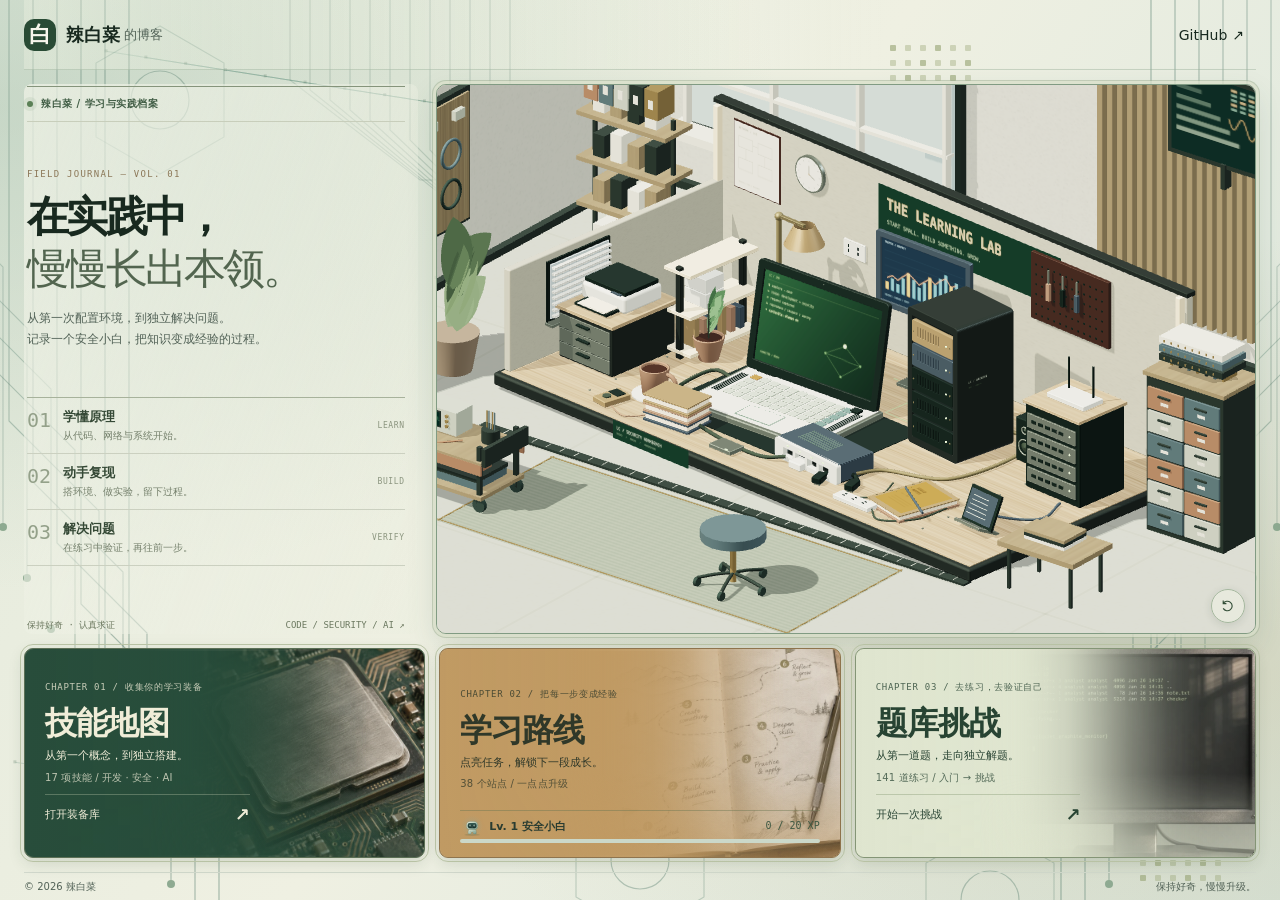
<file: index.html>
<!doctype html>
<html lang="zh-CN">
<head>
  <meta charset="utf-8">
  <meta name="viewport" content="width=device-width,initial-scale=1">
  <meta name="description" content="辣白菜的博客：交互式三维安全实验台、技能地图、学习路线与题库。">
  <meta name="theme-color" content="#f6f5ef">
  <title>辣白菜的博客</title>
  <link rel="icon" href="favicon.svg" type="image/svg+xml">
  <link rel="stylesheet" href="style.css">
  <link rel="stylesheet" href="learning-xp.css">
  <link rel="stylesheet" href="home.css?v=motion-study">
  <script src="roadmap-data.js?v=growth2" defer></script>
  <script src="learning-xp.js?v=growth2" defer></script>
  <link rel="stylesheet" href="motion.css?v=pointer2">
  <link rel="stylesheet" href="home-3d.css?v=workshop10">
  <script src="home-3d.js?v=workshop10" defer></script>
<link rel="stylesheet" href="atmosphere.css?v=tech141">
<script src="atmosphere.js?v=tech141" defer></script>
</head>
<body class="motion-site page-home">
  <a class="skip" href="#main">跳到正文</a>
  <header class="header wrap">
    <a class="brand" href="./" aria-current="page"><span class="mark" aria-hidden="true">白</span>辣白菜<span class="brand-note">的博客</span></a>
    <nav aria-label="主导航"><a href="https://github.com/nhanquangak5qof069u5wr-collab" target="_blank" rel="noopener noreferrer">GitHub <span aria-hidden="true">↗</span></a></nav>
  </header>
  <main class="wrap portal-home" id="main">
    <section class="lab-home" aria-labelledby="lab-home-title">
      <div class="lab-intro editorial-intro">
        <p class="lab-eyebrow"><span></span>辣白菜 / 学习与实践档案</p>
        <div class="intro-title"><span class="intro-volume">FIELD JOURNAL — VOL. 01</span><h1 id="lab-home-title">在实践中，<br><em>慢慢长出本领。</em></h1><p class="lab-description">从第一次配置环境，到独立解决问题。<br>记录一个安全小白，把知识变成经验的过程。</p></div>
        <div class="practice-ledger" aria-label="成长的方法"><div><b>01</b><span><strong>学懂原理</strong><small>从代码、网络与系统开始。</small></span><i>LEARN</i></div><div><b>02</b><span><strong>动手复现</strong><small>搭环境、做实验，留下过程。</small></span><i>BUILD</i></div><div><b>03</b><span><strong>解决问题</strong><small>在练习中验证，再往前一步。</small></span><i>VERIFY</i></div></div>
        <div class="intro-colophon"><span>保持好奇 · 认真求证</span><span>CODE / SECURITY / AI ↗</span></div>
      </div>
      <div class="lab-exhibit" id="lab-exhibit">
        
        <div class="lab-viewport" id="lab-viewport" tabindex="0" role="img" aria-label="可旋转的三维安全实验台，包含双屏电脑、服务器、网络设备，以及工具车、仪表、零件柜和工作凳。用鼠标拖动或方向键旋转，按 R 复位。下方有等效栏目链接。">
          <picture><source media="(max-width:640px)" srcset="assets/lab-poster-mobile.webp?v=workshop10"><img class="lab-poster" src="assets/lab-poster.webp?v=workshop10" width="877" height="443" alt="包含双屏电脑、服务器、仪表工具车、零件柜、工作凳和墙面设备的安全实验室"></picture>
          <canvas id="lab-canvas" aria-hidden="true"></canvas>
          <span id="lab-tooltip" class="lab-tooltip" hidden></span>
        </div>
        <div class="exhibit-bottom"><span id="lab-scene-status" role="status">正在布置实验台…</span><button type="button" id="lab-reset" aria-label="复位三维视角" hidden><svg viewBox="0 0 20 20" fill="none" stroke="currentColor" stroke-width="1.4" aria-hidden="true"><path d="M4 7a6 6 0 1 1 0 6M4 3v4h4"/></svg></button></div>
      </div>
    </section>
    <nav class="explore-grid chapter-grid" aria-label="成长入口"><a class="explore-card card-skills chapter-card" href="skills.html"><span class="chapter-kicker">CHAPTER 01 / 收集你的学习装备</span><span class="card-copy"><strong>技能地图</strong><span class="card-tagline">从第一个概念，到独立搭建。</span><span class="card-detail">17 项技能 / 开发 · 安全 · AI</span></span><img class="chapter-photo" src="assets/portal-photo-chip.webp" width="420" height="460" alt="" loading="eager"><span class="chapter-action">打开装备库 <b>↗</b></span></a><a class="explore-card card-route chapter-card" href="roadmap.html"><span class="chapter-kicker">CHAPTER 02 / 把每一步变成经验</span><span class="card-copy"><strong>学习路线</strong><span class="card-tagline">点亮任务，解锁下一段成长。</span><span class="card-detail">38 个站点 / 一点点升级</span></span><img class="chapter-photo" src="assets/portal-photo-notebook.webp" width="420" height="460" alt="" loading="eager"><span class="xp-meter xp-compact card-xp" data-learning-xp data-xp-autoload><span class="xp-top"><img class="xp-mini-pet" data-xp-pet src="assets/pet-lv-1.svg" width="24" height="24" alt="成长宠物"><strong data-xp-level>Lv. 1 安全小白</strong><span data-xp-value>0 / 20 XP</span></span><progress data-xp-bar value="0" max="20" aria-label="当前等级经验"></progress></span></a><a class="explore-card card-questions chapter-card" href="questions.html"><span class="chapter-kicker">CHAPTER 03 / 去练习，去验证自己</span><span class="card-copy"><strong>题库挑战</strong><span class="card-tagline">从第一道题，走向独立解题。</span><span class="card-detail">141 道练习 / 入门 → 挑战</span></span><img class="chapter-photo" src="assets/portal-photo-terminal.webp" width="420" height="460" alt="" loading="eager"><span class="chapter-action">开始一次挑战 <b>↗</b></span></a></nav>
  </main>
  <footer class="footer wrap"><span>© 2026 辣白菜</span><span>保持好奇，慢慢升级。</span></footer>
</body>
</html>
</file>
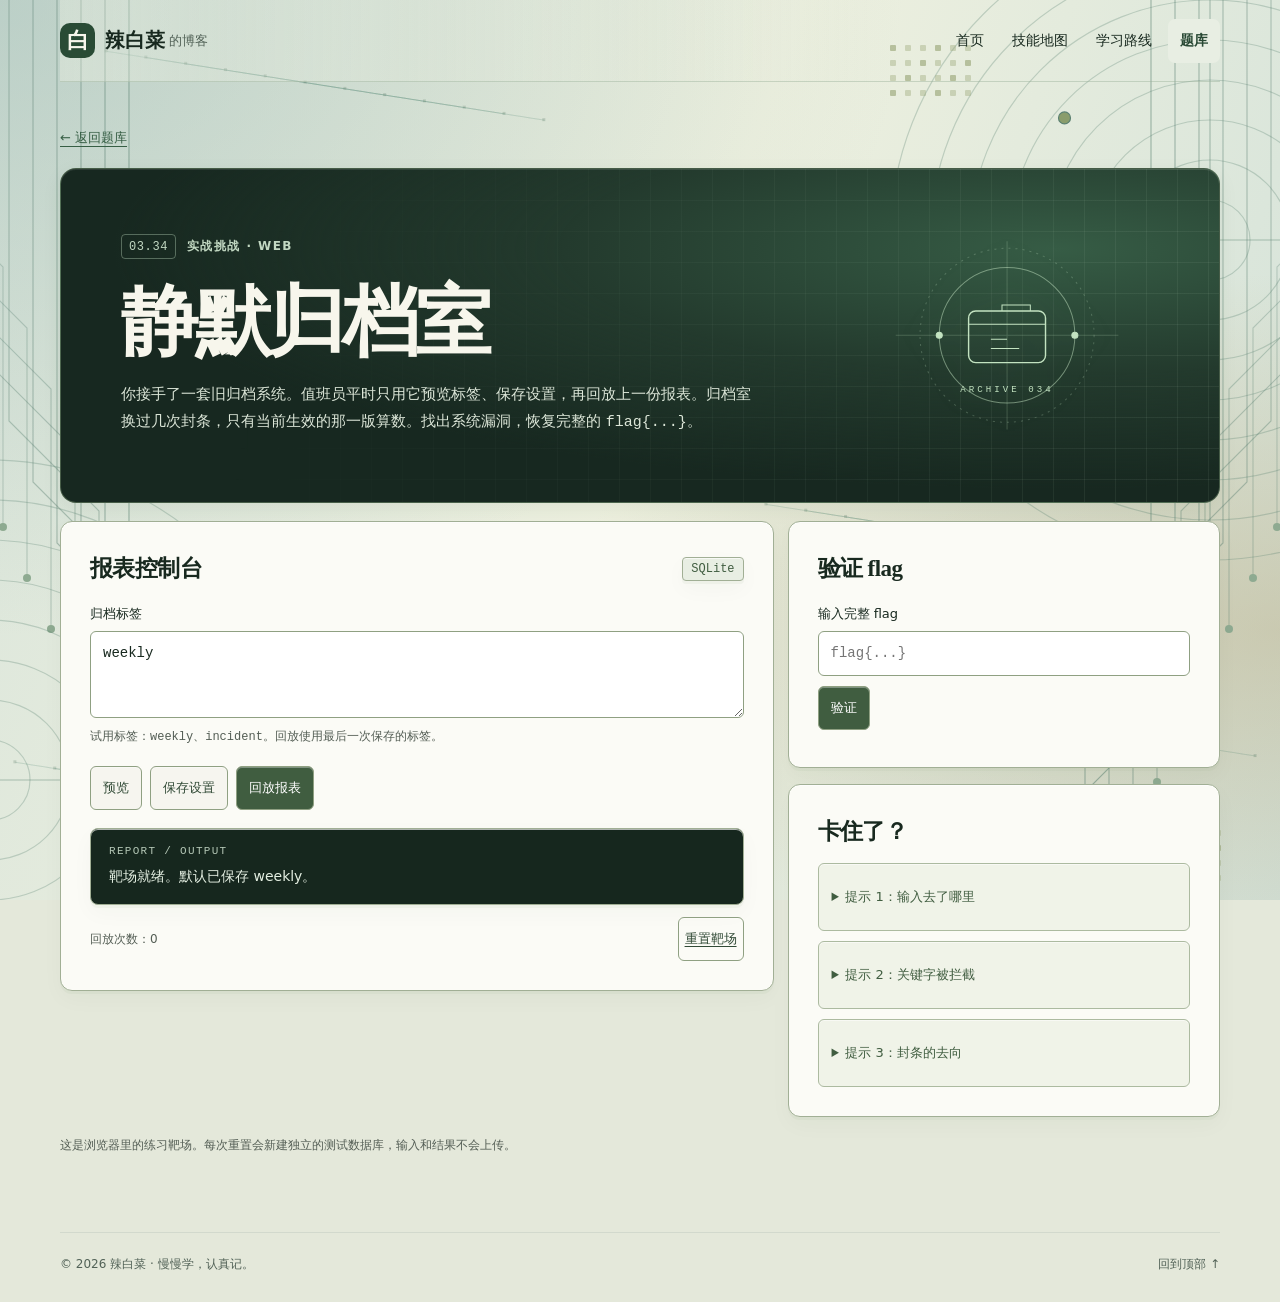
<file: challenge.html>
<!doctype html>
<html lang="zh-CN">
<head>
  <meta charset="utf-8">
  <meta name="viewport" content="width=device-width,initial-scale=1">
  <meta name="theme-color" content="#f6f5ef">
  <meta name="description" content="静默归档室：一道可以在浏览器里挑战的 SQLite 二次盲注题。">
  <title>静默归档室 · 辣白菜的博客</title>
  <link rel="icon" href="favicon.svg" type="image/svg+xml">
  <link rel="stylesheet" href="style.css">
  <link rel="stylesheet" href="challenge.css">
  <script src="challenge.js?v=bank" defer></script>
  <link rel="stylesheet" href="motion.css?v=pointer2">
  <script src="motion-pointer.js" defer></script>
  <link rel="stylesheet" href="inner-surfaces.css?v=texture1">
<link rel="stylesheet" href="atmosphere.css?v=tech120">
<script src="atmosphere.js?v=tech120" defer></script>
</head>
<body class="motion-site page-lab">
  <a class="skip" href="#main">跳到正文</a>
  <header class="header wrap">
    <a class="brand" href="./"><span class="mark" aria-hidden="true">白</span>辣白菜<span class="brand-note">的博客</span></a>
    <nav aria-label="主导航"><a href="./">首页</a><a href="skills.html">技能地图</a><a href="roadmap.html">学习路线</a><a href="questions.html" aria-current="location">题库</a></nav>
  </header>
  <main class="wrap lab" id="main">
    <a class="text-link lab-back" href="questions.html#q-silent-archive">← 返回题库</a>
    <header class="lab-hero motion-stage">
      <div class="motion-copy">
      <p class="motion-index"><span>03.34</span>实战挑战 · WEB</p>
      <h1>静默归档室</h1>
      <p>你接手了一套旧归档系统。值班员平时只用它预览标签、保存设置，再回放上一份报表。归档室换过几次封条，只有当前生效的那一版算数。找出系统漏洞，恢复完整的 <code>flag{...}</code>。</p>
      </div>
      <svg class="archive-seal motion-art" viewBox="0 0 320 210" aria-hidden="true" fill="none"><g stroke="currentColor"><circle cx="170" cy="105" r="86" opacity=".25" stroke-dasharray="2 5"/><circle cx="170" cy="105" r="67" opacity=".5"/><path d="M60 105h220M170 12v186" opacity=".22"/><rect x="132" y="81" width="76" height="51" rx="7" stroke-width="1.4"/><path d="M132 94h76m-54 15h16m-16 9h28m-17-37v-6h28v6"/><circle cx="237" cy="105" r="3" fill="currentColor"/><circle cx="103" cy="105" r="3" fill="currentColor"/></g><text x="170" y="161" text-anchor="middle" fill="currentColor" font-family="monospace" font-size="9" letter-spacing="3">ARCHIVE 034</text></svg>
    </header>
    <div class="lab-grid">
      <section class="lab-panel" aria-labelledby="report-title">
        <div class="lab-heading"><h2 id="report-title">报表控制台</h2><span class="lab-badge">SQLite</span></div>
        <label for="tag">归档标签</label>
        <textarea id="tag" rows="3" maxlength="600" spellcheck="false" autocapitalize="off" autocomplete="off" aria-describedby="tag-hint">weekly</textarea>
        <p class="lab-small" id="tag-hint">试用标签：<code>weekly</code>、<code>incident</code>。回放使用最后一次保存的标签。</p>
        <div class="lab-actions">
          <button type="button" data-op="preview" disabled>预览</button>
          <button type="button" data-op="save" disabled>保存设置</button>
          <button type="button" data-op="replay" class="lab-primary" disabled>回放报表</button>
        </div>
        <div class="lab-terminal" role="status" aria-atomic="true">
          <span class="lab-terminal-label">REPORT / OUTPUT</span>
          <span id="status">正在启动靶场…</span>
        </div>
        <div class="lab-meta"><span>回放次数：<output id="attempts">0</output></span><button class="lab-reset" type="button" id="reset" disabled>重置靶场</button></div>
        <noscript><p>请启用 JavaScript 后运行靶场。</p></noscript>
      </section>
      <aside class="lab-side" aria-label="挑战信息">
        <section class="lab-panel">
          <h2>验证 flag</h2>
          <form id="verify">
            <label for="flag">输入完整 flag</label>
            <input type="text" id="flag" placeholder="flag{...}" maxlength="80" required autocomplete="off" spellcheck="false">
            <button type="submit" data-op="verify" class="lab-primary" disabled>验证</button>
          </form>
          <p class="lab-small" id="verify-status" role="status"></p>
        </section>
        <section class="lab-panel lab-hints">
          <h2>卡住了？</h2>
          <details><summary>提示 1：输入去了哪里</summary><p>预览和回放是两条路径。先保存输入，再比较回放对两个相反条件的反应。</p></details>
          <details><summary>提示 2：关键字被拦截</summary><p>过滤器和 SQLite 对词与词之间的分隔符有不同的理解。</p></details>
          <details><summary>提示 3：封条的去向</summary><p>从 SQLite 的表结构找归档库和封条清单，确认生效的版本，再按位置拼接片段。</p></details>
        </section>
      </aside>
    </div>
    <p class="lab-footnote">这是浏览器里的练习靶场。每次重置会新建独立的测试数据库，输入和结果不会上传。</p>
  </main>
  <footer class="footer wrap"><span>© 2026 辣白菜 · 慢慢学，认真记。</span><a href="#">回到顶部 ↑</a></footer>
</body>
</html>
</file>
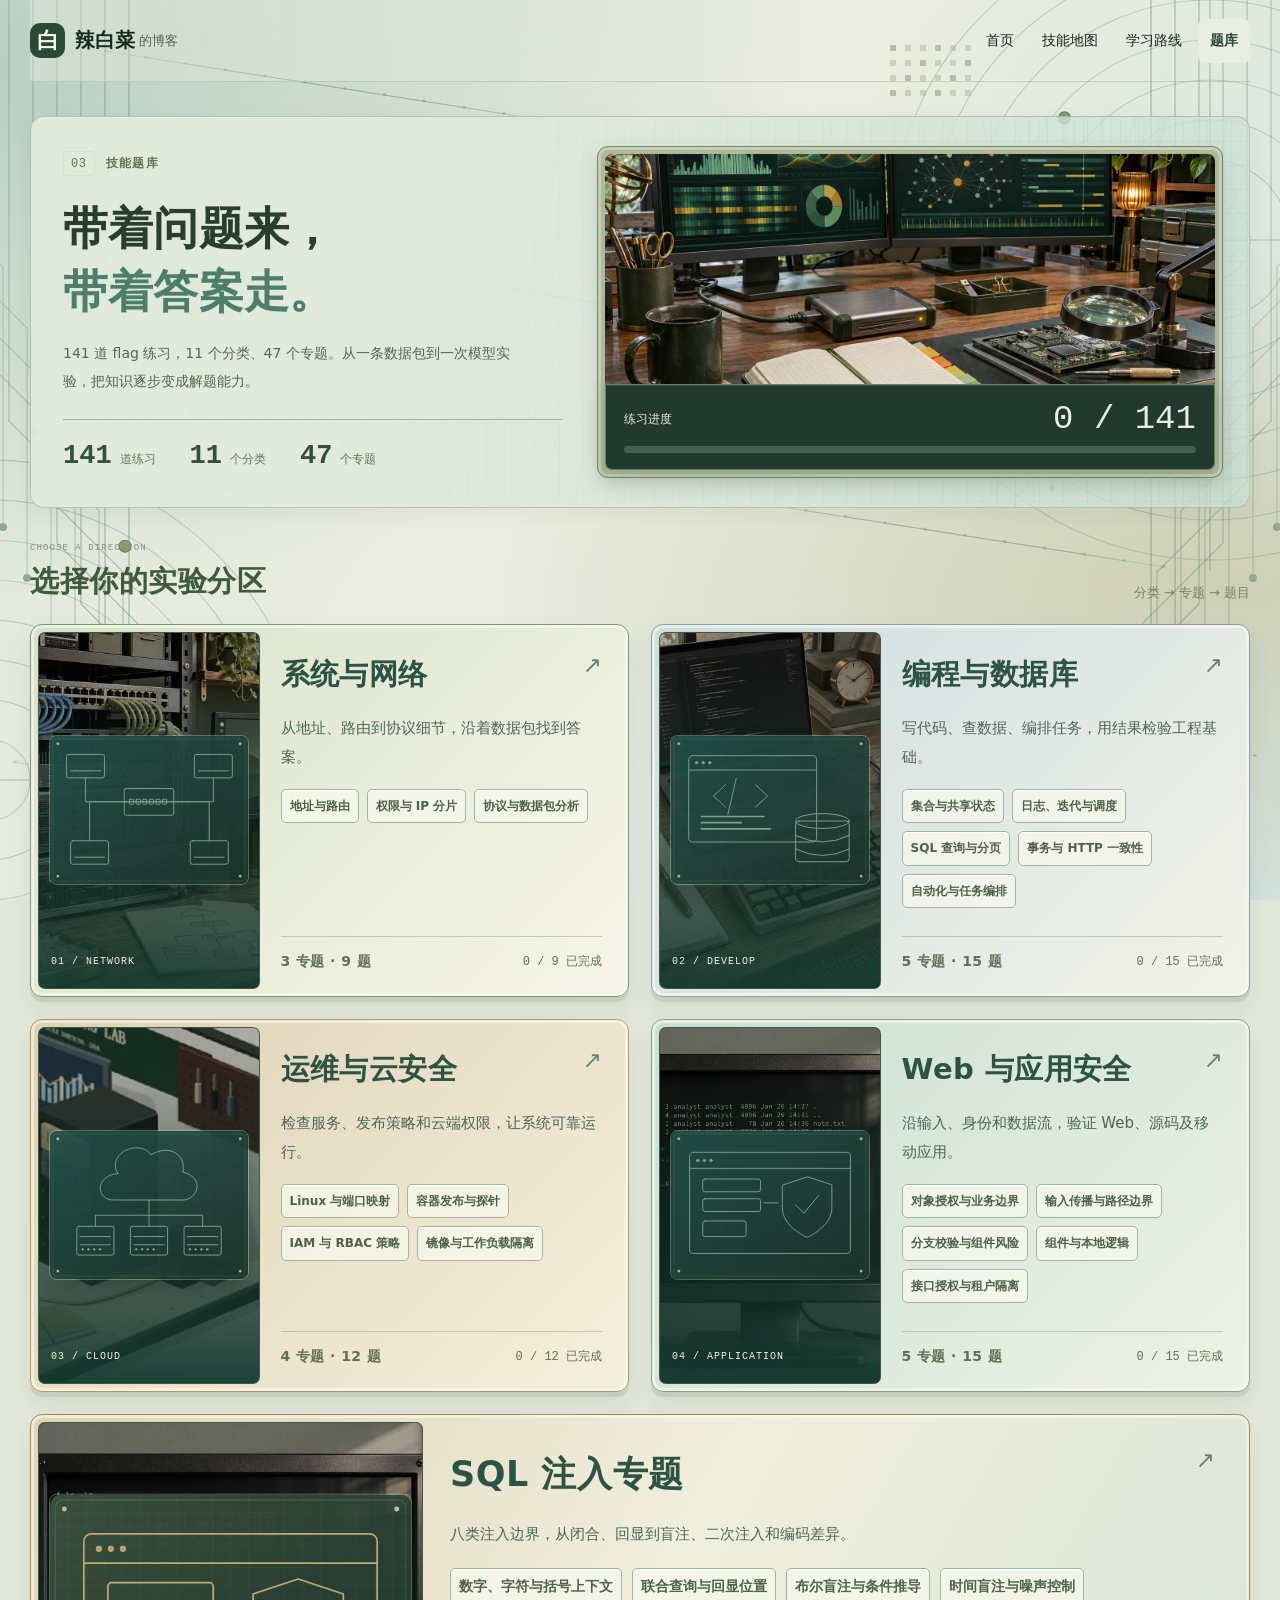
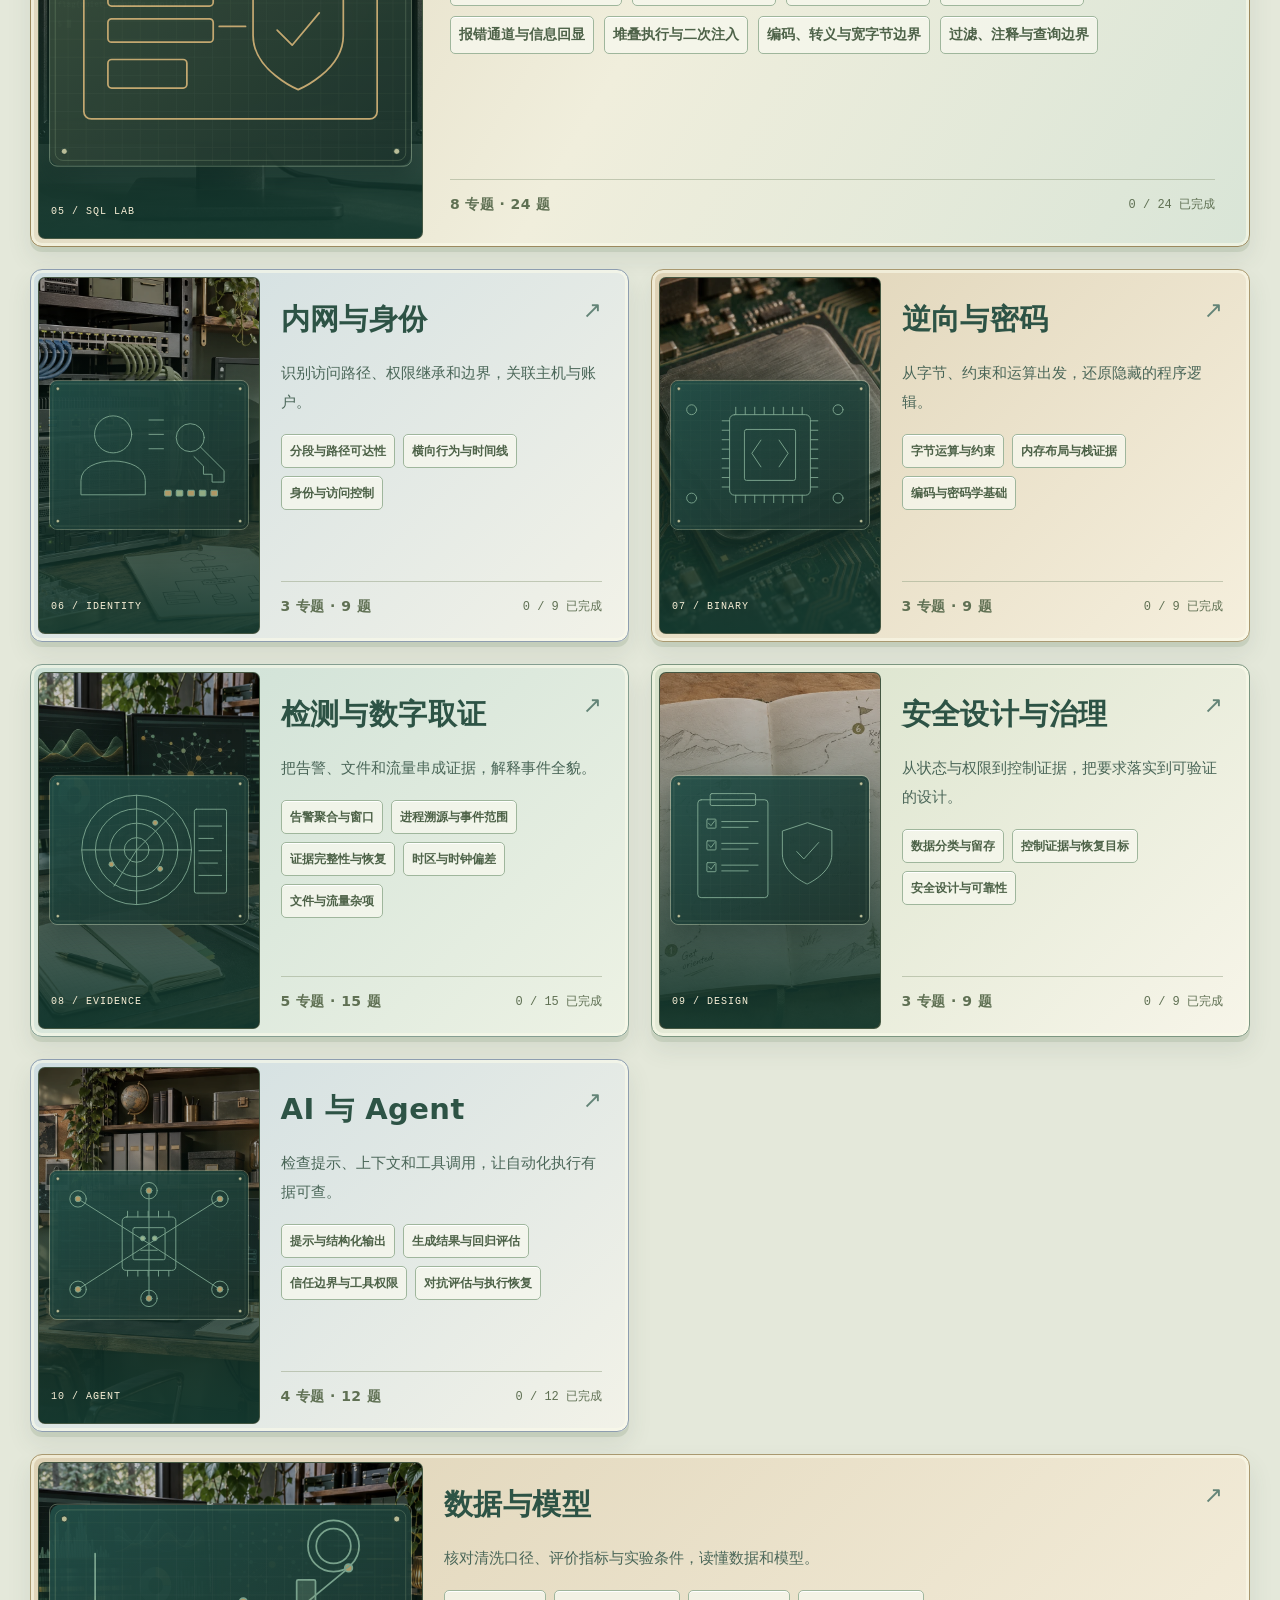
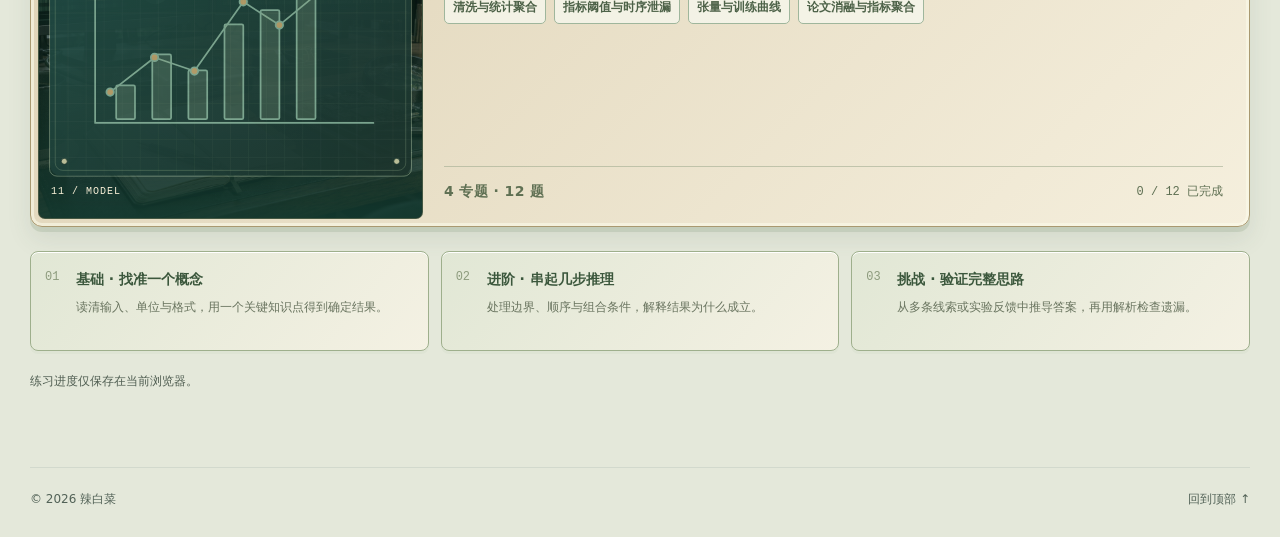
<file: questions.html>
<!doctype html>
<html lang="zh-CN">
<head>
  <meta charset="utf-8">
  <meta name="viewport" content="width=device-width,initial-scale=1">
  <meta name="theme-color" content="#f6f5ef">
  <meta name="description" content="按技能与难度筛选的练习题库，涵盖开发、攻防、应急、AI 与数据。">
  <title>题库 · 辣白菜的博客</title>
  <link rel="icon" href="favicon.svg" type="image/svg+xml">
  <link rel="stylesheet" href="style.css">
  <link rel="stylesheet" href="questions.css?v=flags68">
  <script src="questions-data.js?v=lab141" defer></script>
  <script src="questions.js?v=lab141" defer></script>
  <link rel="stylesheet" href="motion.css?v=pointer2">
  <script src="motion-pointer.js" defer></script>
  <link rel="stylesheet" href="inner-surfaces.css?v=texture1">
  <link rel="stylesheet" href="inner-detail.css?v=detail3">
<link rel="stylesheet" href="interior-refresh.css?v=gallery1">
<link rel="stylesheet" href="atmosphere.css?v=tech141">
<script src="atmosphere.js?v=tech141" defer></script>
</head>
<body class="motion-site page-bank">
  <a class="skip" href="#main">跳到正文</a>
  <header class="header wrap">
    <a class="brand" href="./"><span class="mark" aria-hidden="true">白</span>辣白菜<span class="brand-note">的博客</span></a>
    <nav aria-label="主导航"><a href="./">首页</a><a href="skills.html">技能地图</a><a href="roadmap.html">学习路线</a><a href="questions.html" aria-current="page">题库</a></nav>
  </header>
  <main class="wrap bank" id="main">
    <header class="bank-hero motion-stage">
      <div class="motion-copy">
        <p class="motion-index"><span>03</span>技能题库</p>
        <h1>带着问题来，<br><em>带着答案走。</em></h1>
        <p class="bank-lead">141 道 flag 练习，11 个分类、47 个专题。从一条数据包到一次模型实验，把知识逐步变成解题能力。</p><div class="bank-hero-stats"><span><b>141</b>道练习</span><span><b>11</b>个分类</span><span><b>47</b>个专题</span></div>
      </div>
      <div class="bank-scene motion-art"><img class="detail-scene-image" src="assets/route-analysis.webp" width="1536" height="1024" alt="包含分析屏幕、证据硬盘和实验记录的安全分析工作台"><div class="bank-progress">
        <span>练习进度</span>
        <strong id="bank-completed">0 / —</strong>
        <progress id="bank-progress" value="0" max="1" aria-label="题库完成进度"></progress>
      </div></div>
    </header>
<section class="bank-categories" aria-labelledby="bank-categories-title"><div class="detail-section-heading"><div><p>CHOOSE A DIRECTION</p><h2 id="bank-categories-title">选择你的实验分区</h2></div><span>分类 → 专题 → 题目</span></div><div id="bank-category-grid" class="bank-category-grid"></div></section><div class="detail-guide"><div><span class="guide-number">01</span><strong>基础 · 找准一个概念</strong><p>读清输入、单位与格式，用一个关键知识点得到确定结果。</p></div><div><span class="guide-number">02</span><strong>进阶 · 串起几步推理</strong><p>处理边界、顺序与组合条件，解释结果为什么成立。</p></div><div><span class="guide-number">03</span><strong>挑战 · 验证完整思路</strong><p>从多条线索或实验反馈中推导答案，再用解析检查遗漏。</p></div></div>
    <div id="bank-parking" hidden></div>
    <p class="bank-save" id="bank-save">练习进度仅保存在当前浏览器。</p>
  </main>

  <dialog id="bank-category-dialog" class="bank-dialog bank-category-dialog" aria-labelledby="bank-category-title" aria-describedby="bank-category-description">
    <header class="bank-dialog-head"><div><p class="bank-dialog-eyebrow">LEVEL 01 / 选择技能</p><h2 id="bank-category-title"></h2></div><button type="button" class="bank-dialog-close" data-close="category" aria-label="关闭方向分类">×</button></header>
    <p id="bank-category-description" class="bank-dialog-description">选择一个专题，进入基础、进阶与挑战练习。</p><div id="bank-category-skills" class="bank-category-skills"></div>
  </dialog>
  <dialog id="bank-skill-dialog" class="bank-dialog bank-skill-dialog" aria-labelledby="bank-skill-title" aria-describedby="bank-skill-description">
    <header class="bank-dialog-head"><div><p id="bank-skill-breadcrumb" class="bank-dialog-eyebrow"></p><h2 id="bank-skill-title"></h2></div><button type="button" class="bank-dialog-close" data-close="skill" aria-label="关闭技能练习">×</button></header>
    <div class="bank-dialog-subhead"><button type="button" id="bank-dialog-back">← 返回方向分类</button><span>基础 → 进阶 → 挑战</span></div><p id="bank-skill-description" class="bank-dialog-description">按基础、进阶与挑战排序。提交 flag 验证结果，完成后自动保存进度。</p>
    <div class="bank-exercise-scroll"><div class="bank-skill-cover-wrap"><img id="bank-skill-cover" width="900" height="220" alt=""><span>01 基础 / 02 进阶 / 03 挑战</span></div><div id="bank-dialog-list"></div></div>
  </dialog>
  <footer class="footer wrap"><span>© 2026 辣白菜</span><a href="#">回到顶部 ↑</a></footer>
</body>
</html>
</file>
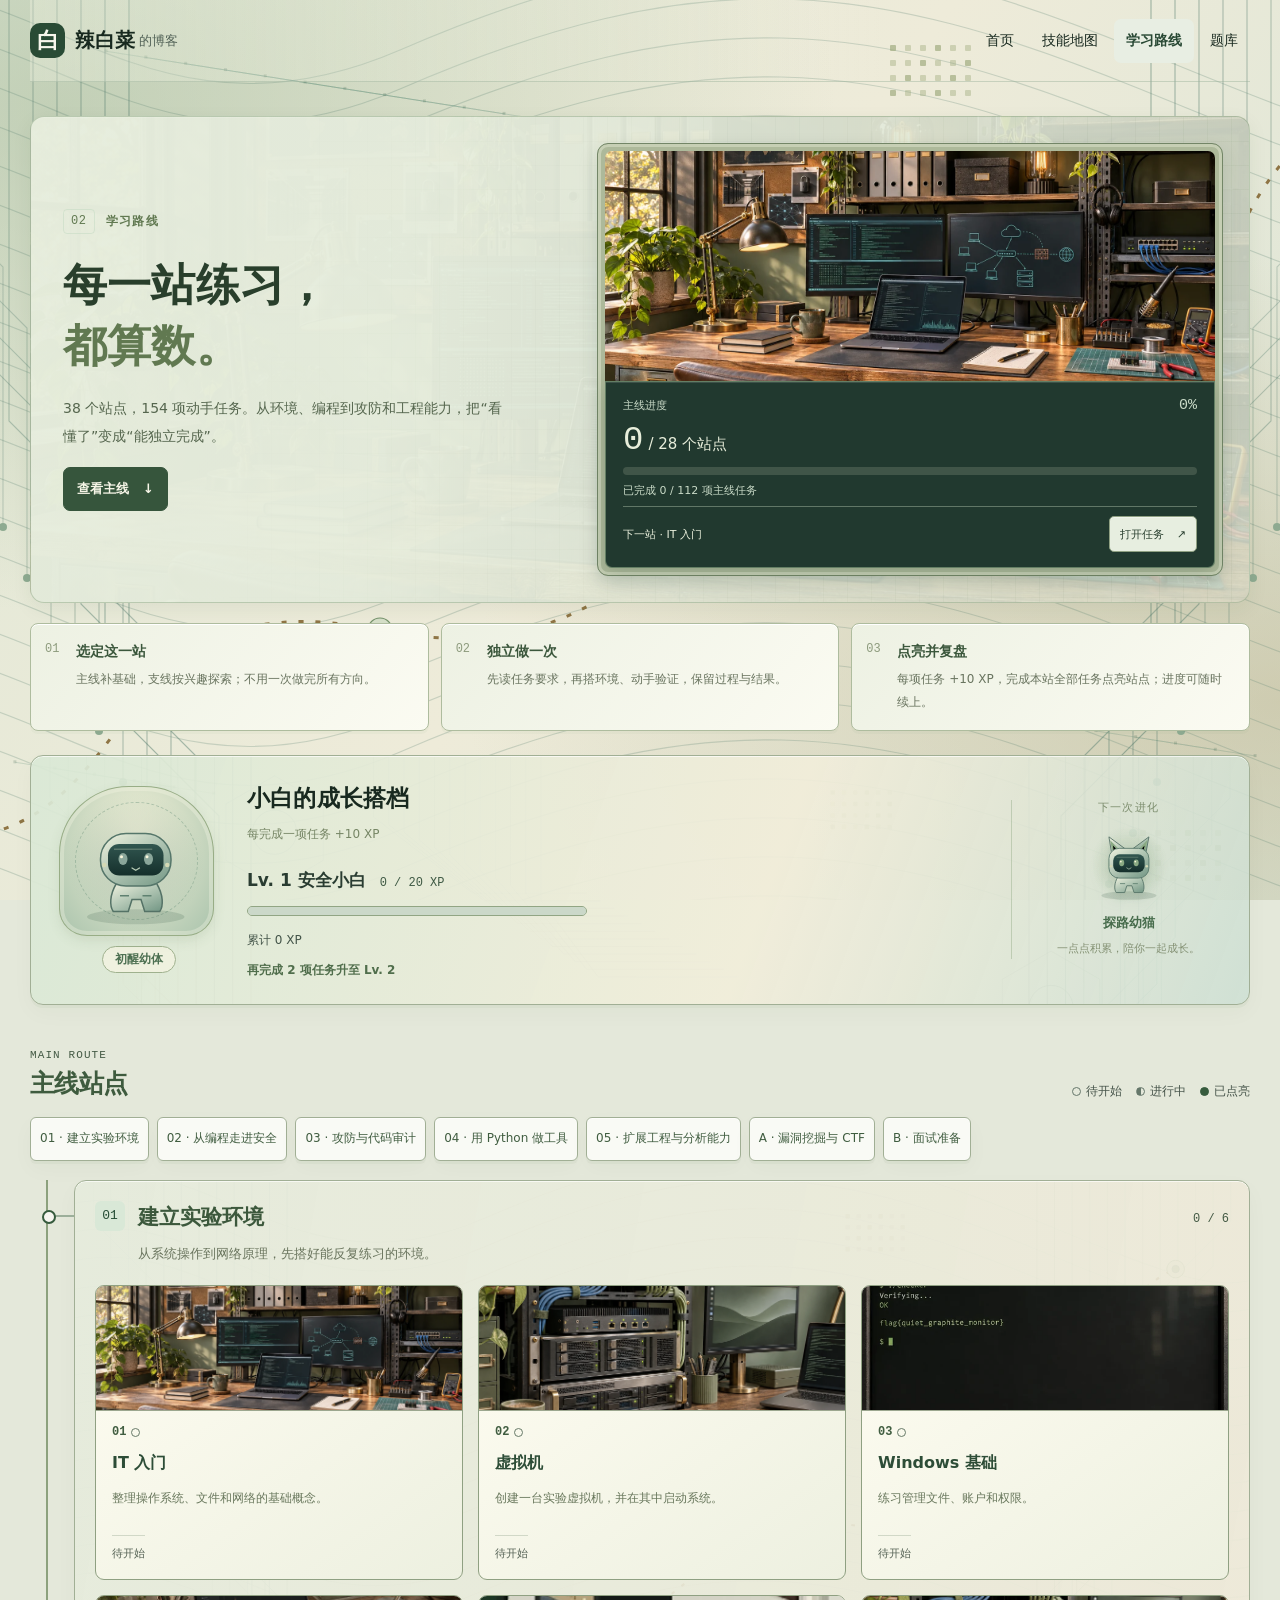
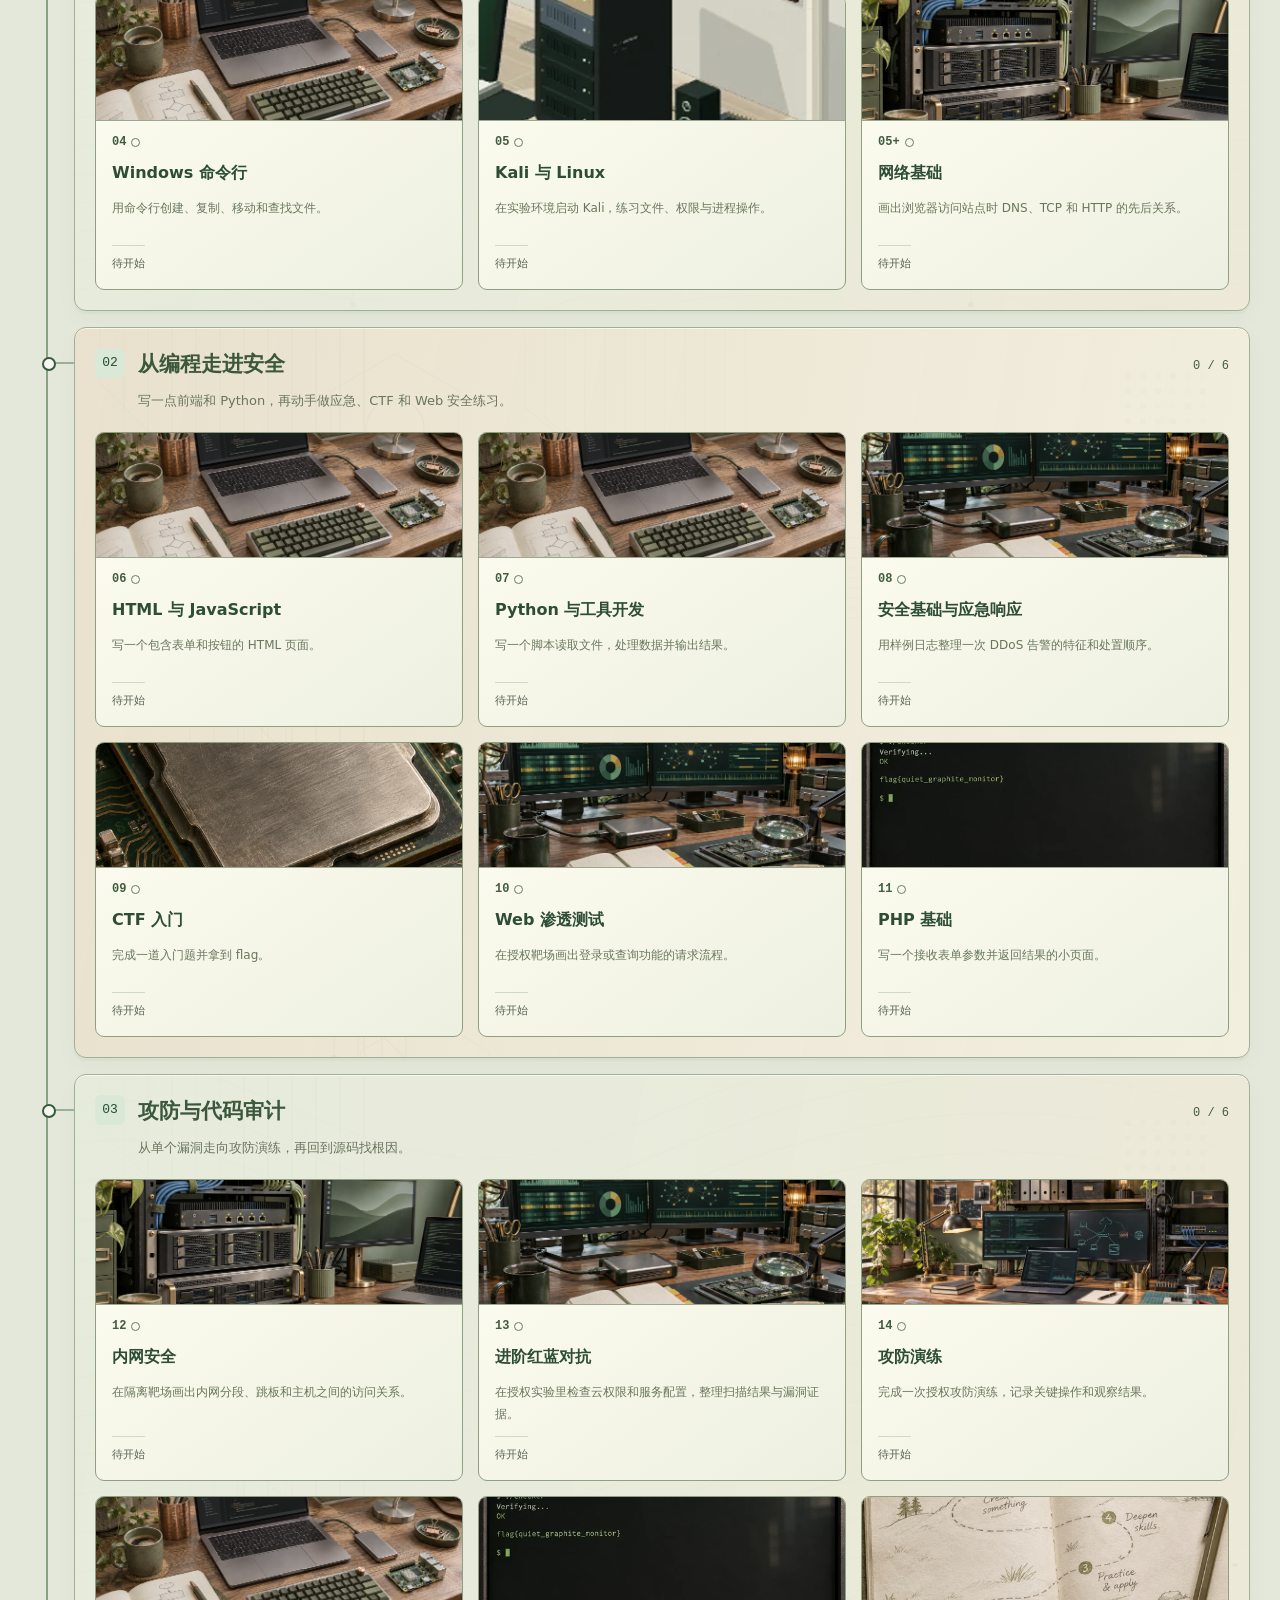
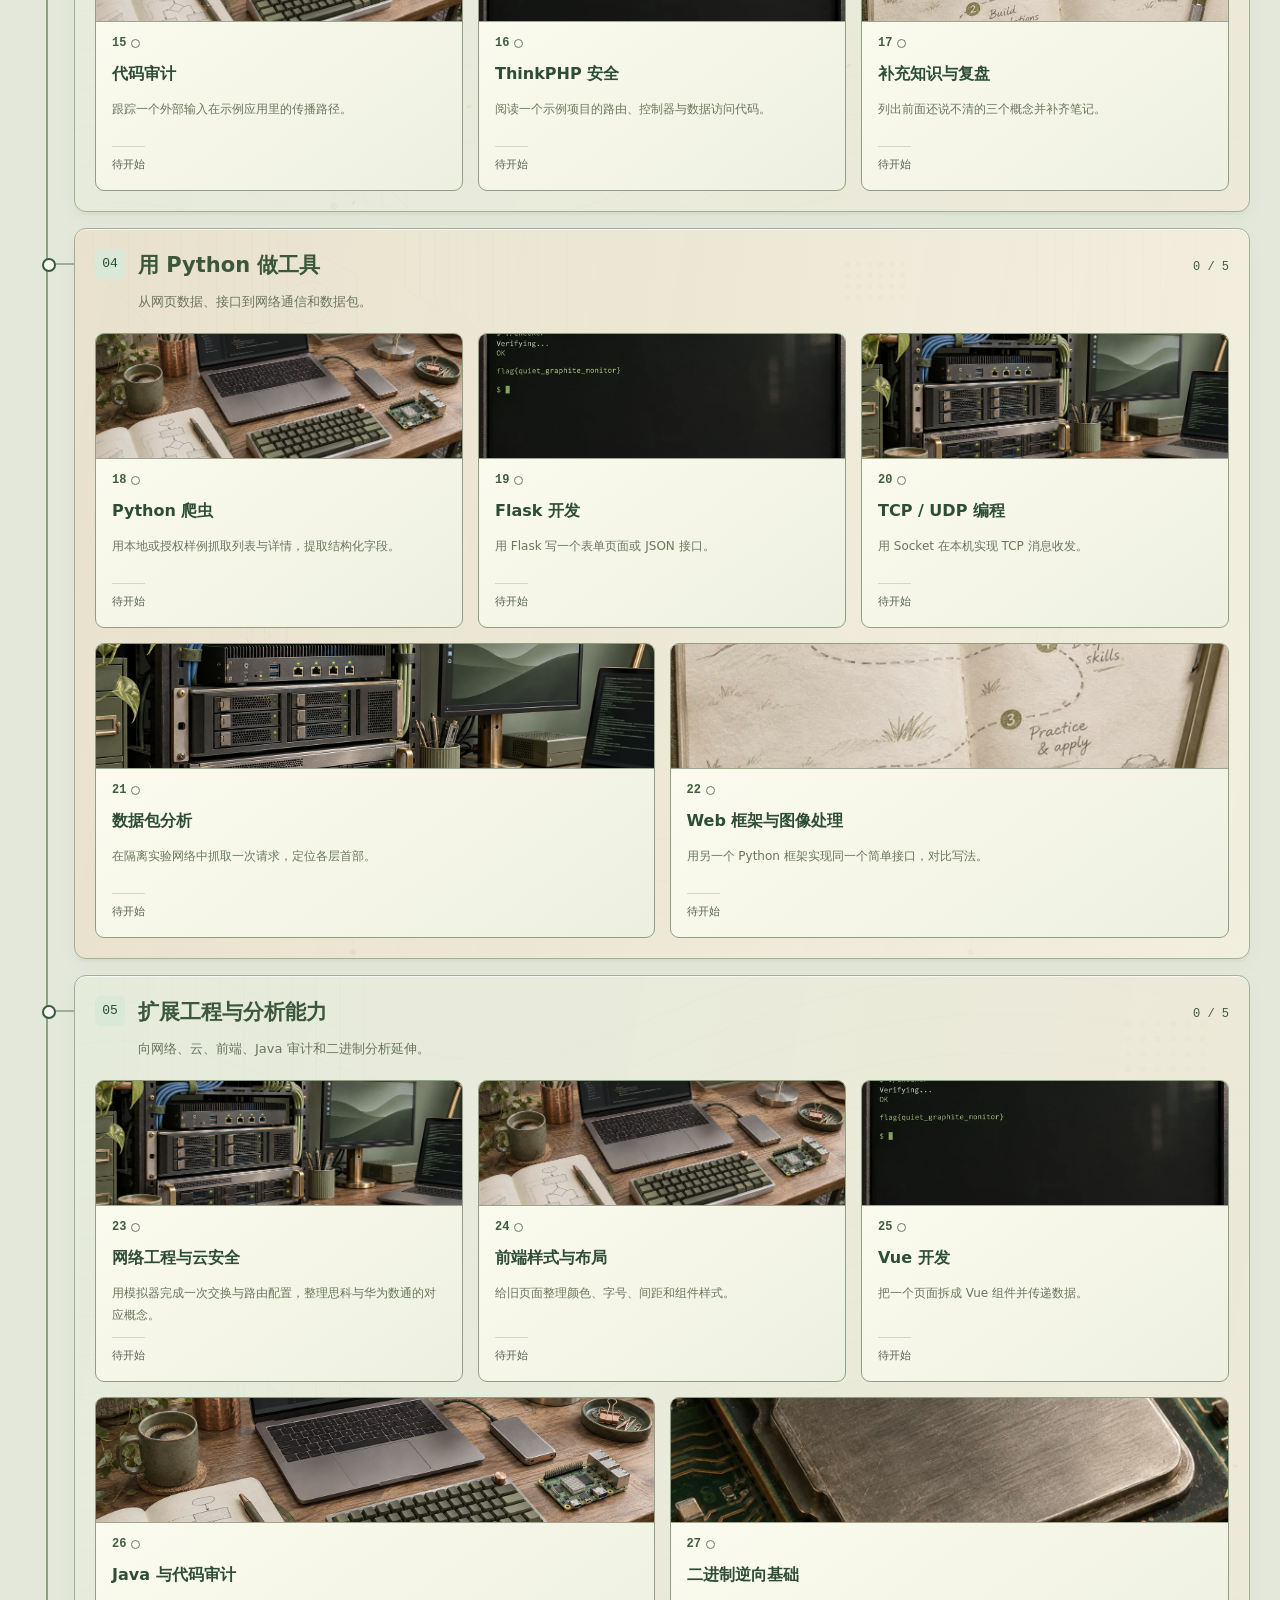
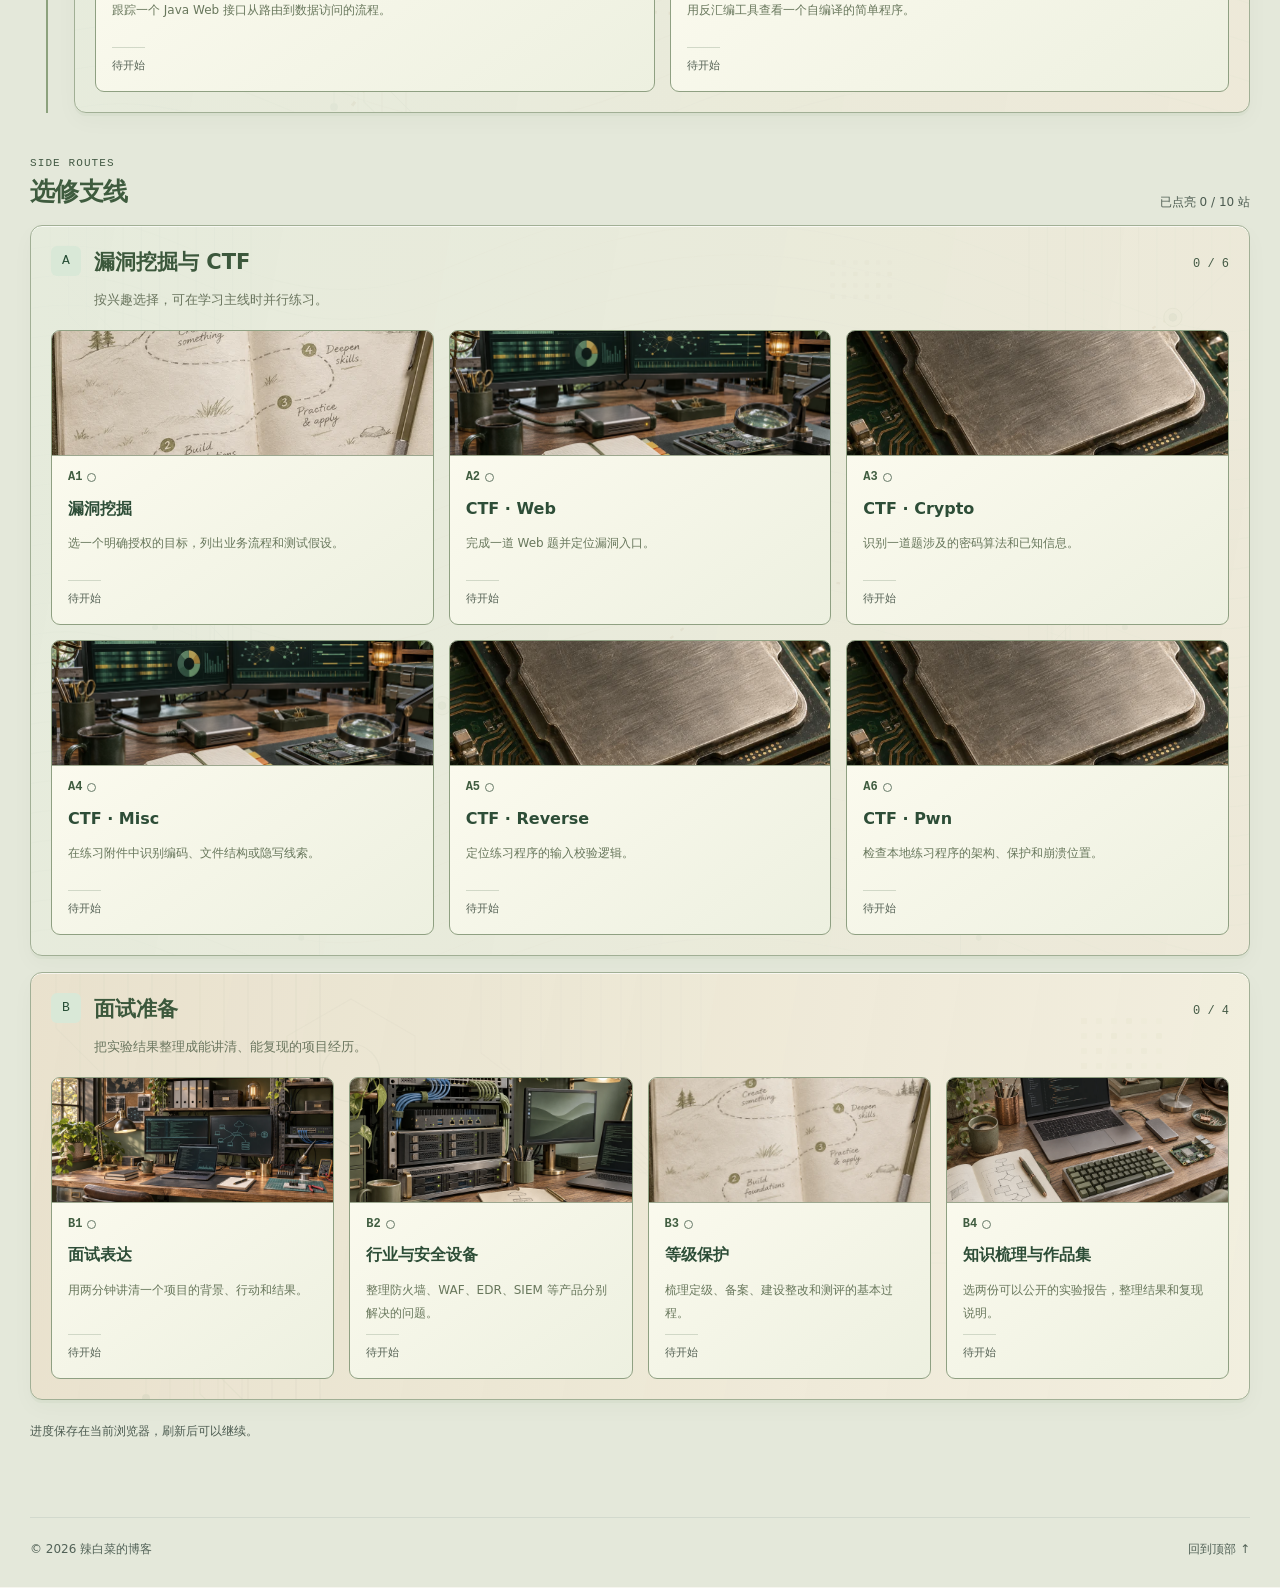
<file: roadmap.html>
<!doctype html>
<html lang="zh-CN">
<head>
  <meta charset="utf-8">
  <meta name="viewport" content="width=device-width,initial-scale=1">
  <meta name="theme-color" content="#f6f5ef">
  <meta name="description" content="从虚拟机和网络基础走向攻防、审计与工具开发的互动学习地图。">
  <title>网络安全学习路线图 · 辣白菜的博客</title>
  <link rel="icon" href="favicon.svg" type="image/svg+xml">
  <link rel="stylesheet" href="style.css">
  <link rel="stylesheet" href="roadmap.css">
  <link rel="stylesheet" href="learning-xp.css">
  <script src="roadmap-data.js?v=growth2" defer></script>
  <script src="learning-xp.js?v=growth2" defer></script>
  <script src="roadmap.js?v=gallery1" defer></script>
  <link rel="stylesheet" href="motion.css?v=pointer2">
  <script src="motion-pointer.js" defer></script>
  <link rel="stylesheet" href="inner-surfaces.css?v=texture1">
  <link rel="stylesheet" href="inner-detail.css?v=detail3">
<link rel="stylesheet" href="interior-refresh.css?v=gallery1">
<link rel="stylesheet" href="atmosphere.css?v=tech120">
<script src="atmosphere.js?v=tech120" defer></script>
</head>
<body class="motion-site page-route">
  <a class="skip" href="#main">跳到正文</a>
  <header class="header wrap">
    <a class="brand" href="./"><span class="mark" aria-hidden="true">白</span>辣白菜<span class="brand-note">的博客</span></a>
    <nav aria-label="主导航"><a href="./">首页</a><a href="skills.html">技能地图</a><a href="roadmap.html" aria-current="page">学习路线</a><a href="questions.html">题库</a></nav>
  </header>
  <main class="wrap route" id="main">
    <header class="route-hero motion-stage">
      <div class="route-hero-copy motion-copy">
        <p class="motion-index"><span>02</span>学习路线</p>
        <h1>每一站练习，<br><em>都算数。</em></h1>
        <p>38 个站点，154 项动手任务。从环境、编程到攻防和工程能力，把“看懂了”变成“能独立完成”。</p>
        <a class="route-button" href="#main-route">查看主线 <span aria-hidden="true">↓</span></a>
      </div>
      <div class="route-scene motion-art"><img class="detail-scene-image" src="assets/route-studio.webp" width="1536" height="1024" alt="有工作台、网络设备和实验笔记的安全学习空间"><div class="route-dashboard">
        <div class="route-dashboard-label"><span>主线进度</span><span id="route-percent">0%</span></div>
        <div class="route-total"><strong id="route-done">0</strong><span> / <span id="route-total">—</span> 个站点</span></div>
        <progress id="route-progress" max="1" value="0" aria-label="主线完成进度"></progress>
        <p id="route-task-count">正在载入任务…</p>
        <div class="route-next">
          <span id="route-next-label">从第一个站点开始</span>
          <button type="button" id="route-resume" disabled>打开任务 <span aria-hidden="true">↗</span></button>
        </div>
      </div></div>
    </header>
<div class="detail-guide"><div><span class="guide-number">01</span><strong>选定这一站</strong><p>主线补基础，支线按兴趣探索；不用一次做完所有方向。</p></div><div><span class="guide-number">02</span><strong>独立做一次</strong><p>先读任务要求，再搭环境、动手验证，保留过程与结果。</p></div><div><span class="guide-number">03</span><strong>点亮并复盘</strong><p>每项任务 +10 XP，完成本站全部任务点亮站点；进度可随时续上。</p></div></div>
    <section class="xp-meter xp-panel xp-habitat" data-learning-xp aria-labelledby="route-xp-title">
      <div class="xp-pet-stage"><div class="xp-pet-orbit"><img data-xp-pet src="assets/pet-lv-1.svg" width="150" height="150" alt="等级 1 的成长宠物"></div><span data-xp-pet-stage>初醒幼体</span></div>
      <div class="xp-habitat-main"><div class="xp-panel-heading"><h2 id="route-xp-title">小白的成长搭档</h2><span>每完成一项任务 +10 XP</span></div>
        <div class="xp-top"><strong data-xp-level>Lv. 1 安全小白</strong><span data-xp-value>0 / 20 XP</span></div>
        <progress data-xp-bar value="0" max="20" aria-label="当前等级经验"></progress>
        <div class="xp-bottom"><span data-xp-total>累计 0 XP</span><span data-xp-next>再完成 2 项任务升至 Lv. 2</span></div>
      </div>
      <div class="xp-evolution"><span>下一次进化</span><img data-xp-next-pet src="assets/pet-lv-2.svg" width="82" height="82" alt="下一等级的宠物形态"><strong data-xp-next-pet-name>探路幼猫</strong><small>一点点积累，陪你一起成长。</small></div>
    </section>
    <noscript><p>请启用 JavaScript 后查看站点和记录完成进度。</p></noscript>
    <section id="main-route" class="route-area" aria-labelledby="main-route-title">
      <div class="route-section-head">
        <div><p class="route-kicker">MAIN ROUTE</p><h2 id="main-route-title">主线站点</h2></div>
        <div class="route-legend" aria-label="节点状态图例"><span><i></i>待开始</span><span><i></i>进行中</span><span><i></i>已点亮</span></div>
      </div>
      <nav id="route-stage-nav" class="route-stage-nav" aria-label="路线阶段"></nav>
      <div id="route-main-groups" class="route-main-groups"></div>
    </section>
    <section id="side-route" class="route-area" aria-labelledby="side-route-title">
      <div class="route-section-head">
        <div><p class="route-kicker">SIDE ROUTES</p><h2 id="side-route-title">选修支线</h2></div>
        <span id="side-count" class="route-side-count"></span>
      </div>
      <div id="route-side-groups" class="route-side-groups"></div>
    </section>
    <p class="route-save-note" id="route-save-note">进度保存在当前浏览器，刷新后可以继续。</p>
    <p id="route-announcement" class="route-sr" aria-live="polite"></p>
  </main>
  <dialog id="route-dialog" class="route-dialog" aria-labelledby="route-dialog-title">
    <div class="route-dialog-head">
      <div><p id="route-dialog-index" class="route-kicker"></p><h2 id="route-dialog-title"></h2></div>
      <form method="dialog"><button type="submit" class="route-close" aria-label="关闭任务">×</button></form>
    </div>
    <div class="route-dialog-scroll"><img id="route-dialog-photo" class="route-dialog-photo" alt=""><div class="route-dialog-content"><p id="route-dialog-status" class="route-dialog-status" role="status"></p>
    <p id="route-dialog-level" class="route-dialog-level"></p>
    <fieldset id="route-checklist">
      <legend>完成一项，勾选一项</legend>
      <div id="route-tasks"></div>
    </fieldset>
    <p class="route-dialog-note">每项任务 +10 XP。完成本站全部任务后，站点会自动点亮。</p></div></div>
  </dialog>
  <footer class="footer wrap"><span>© 2026 辣白菜的博客</span><a href="#">回到顶部 ↑</a></footer>
</body>
</html>
</file>
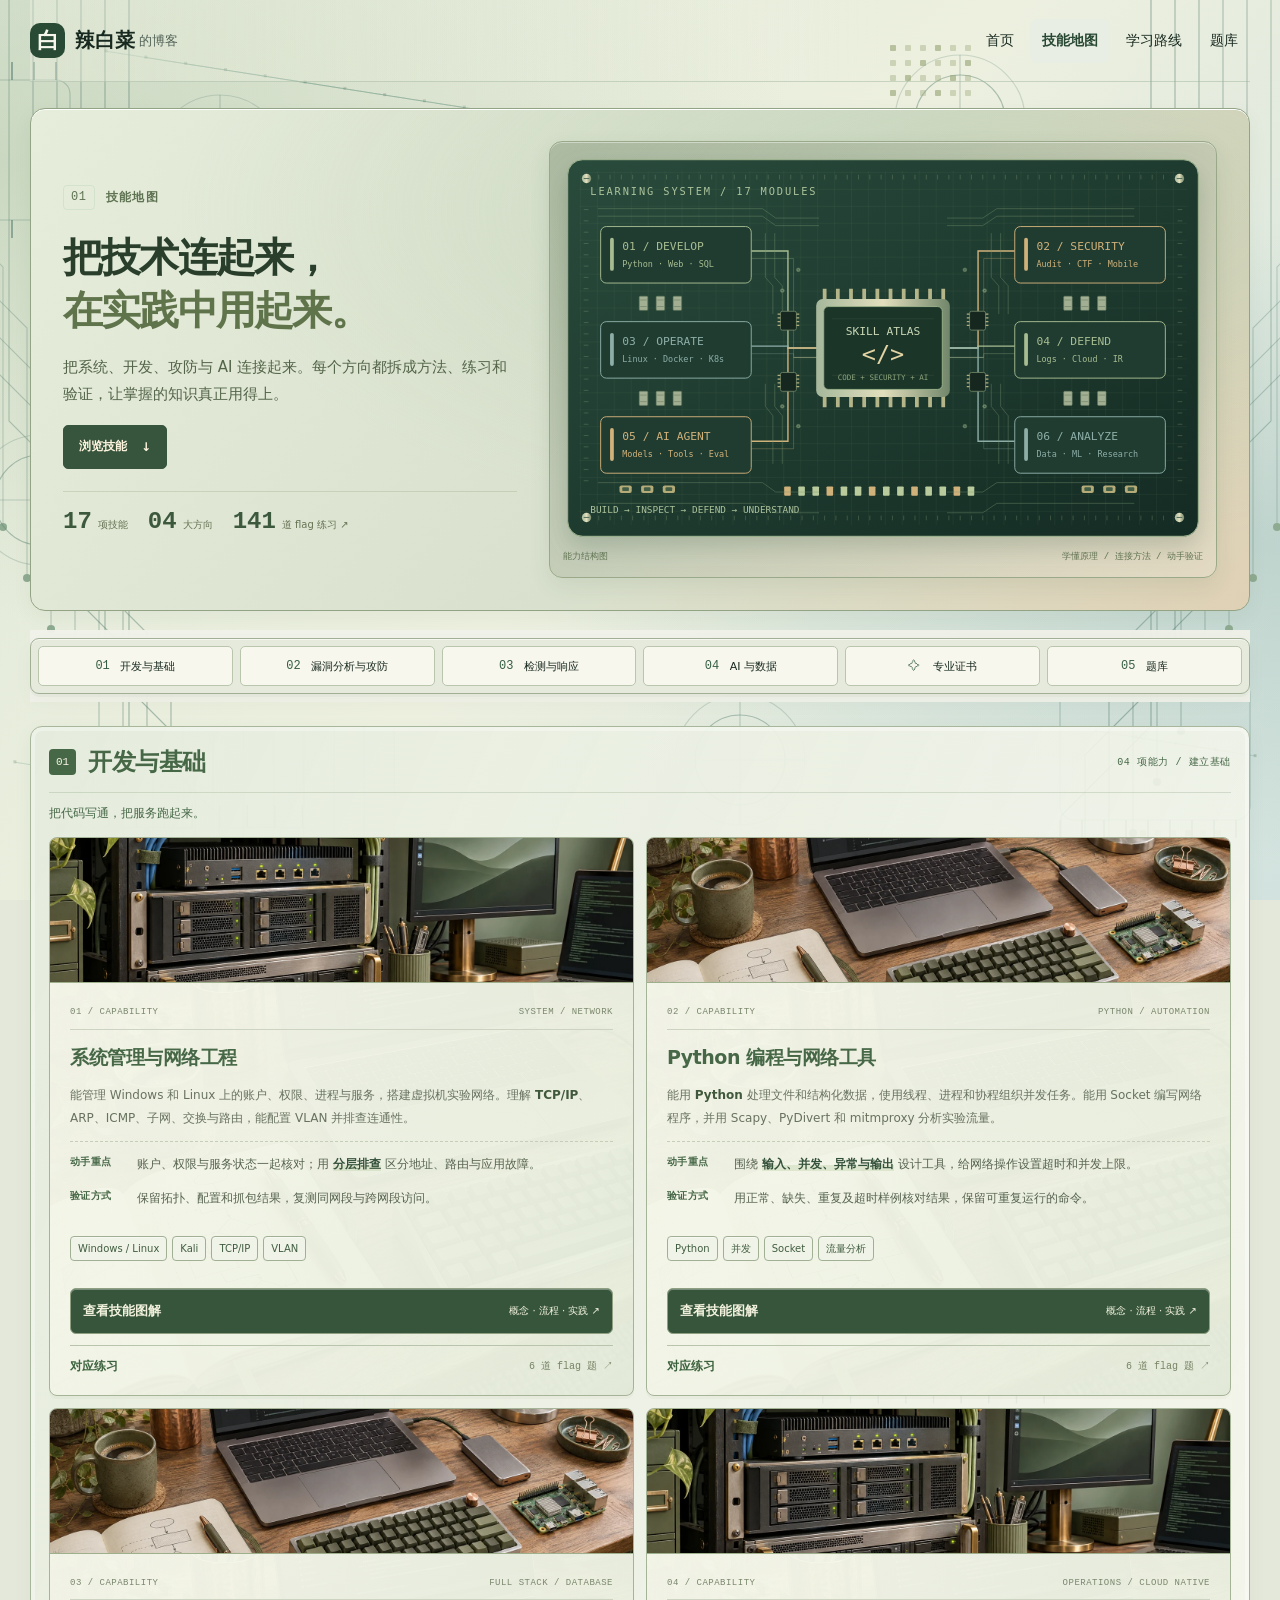
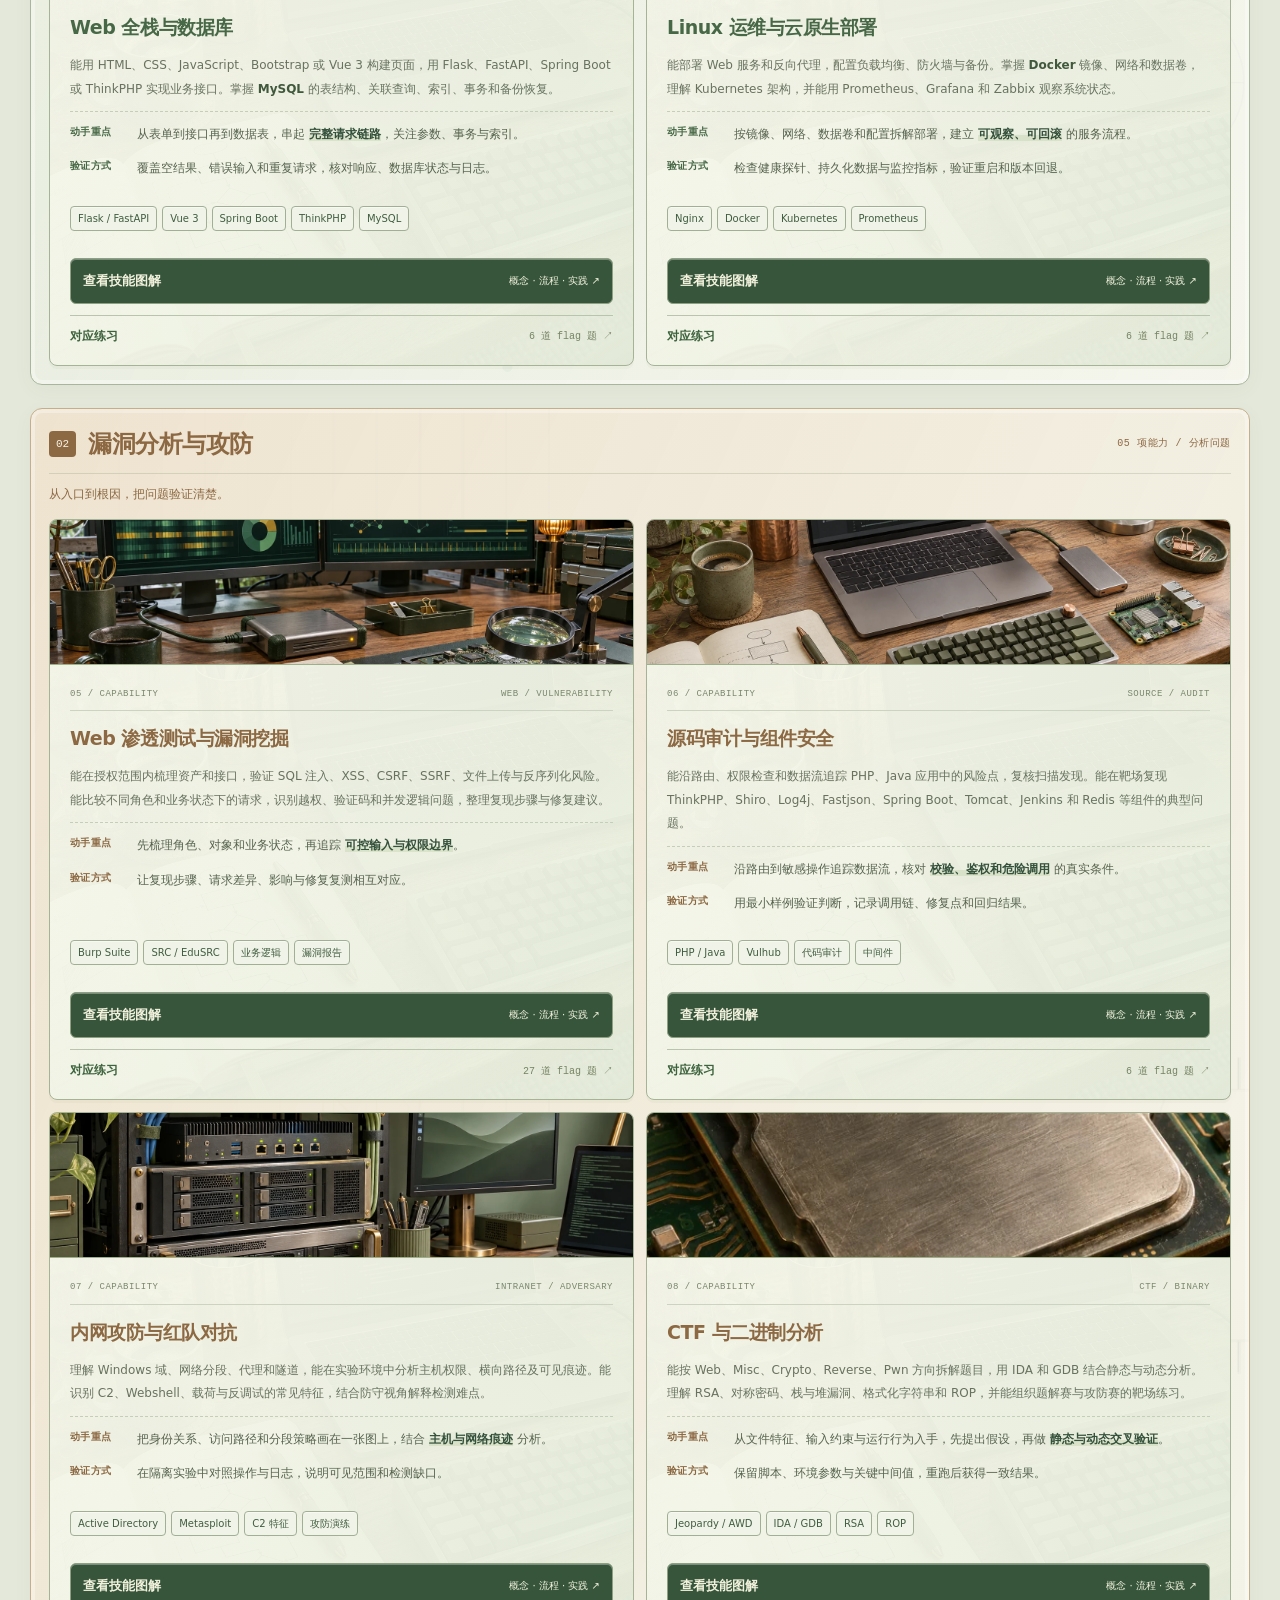
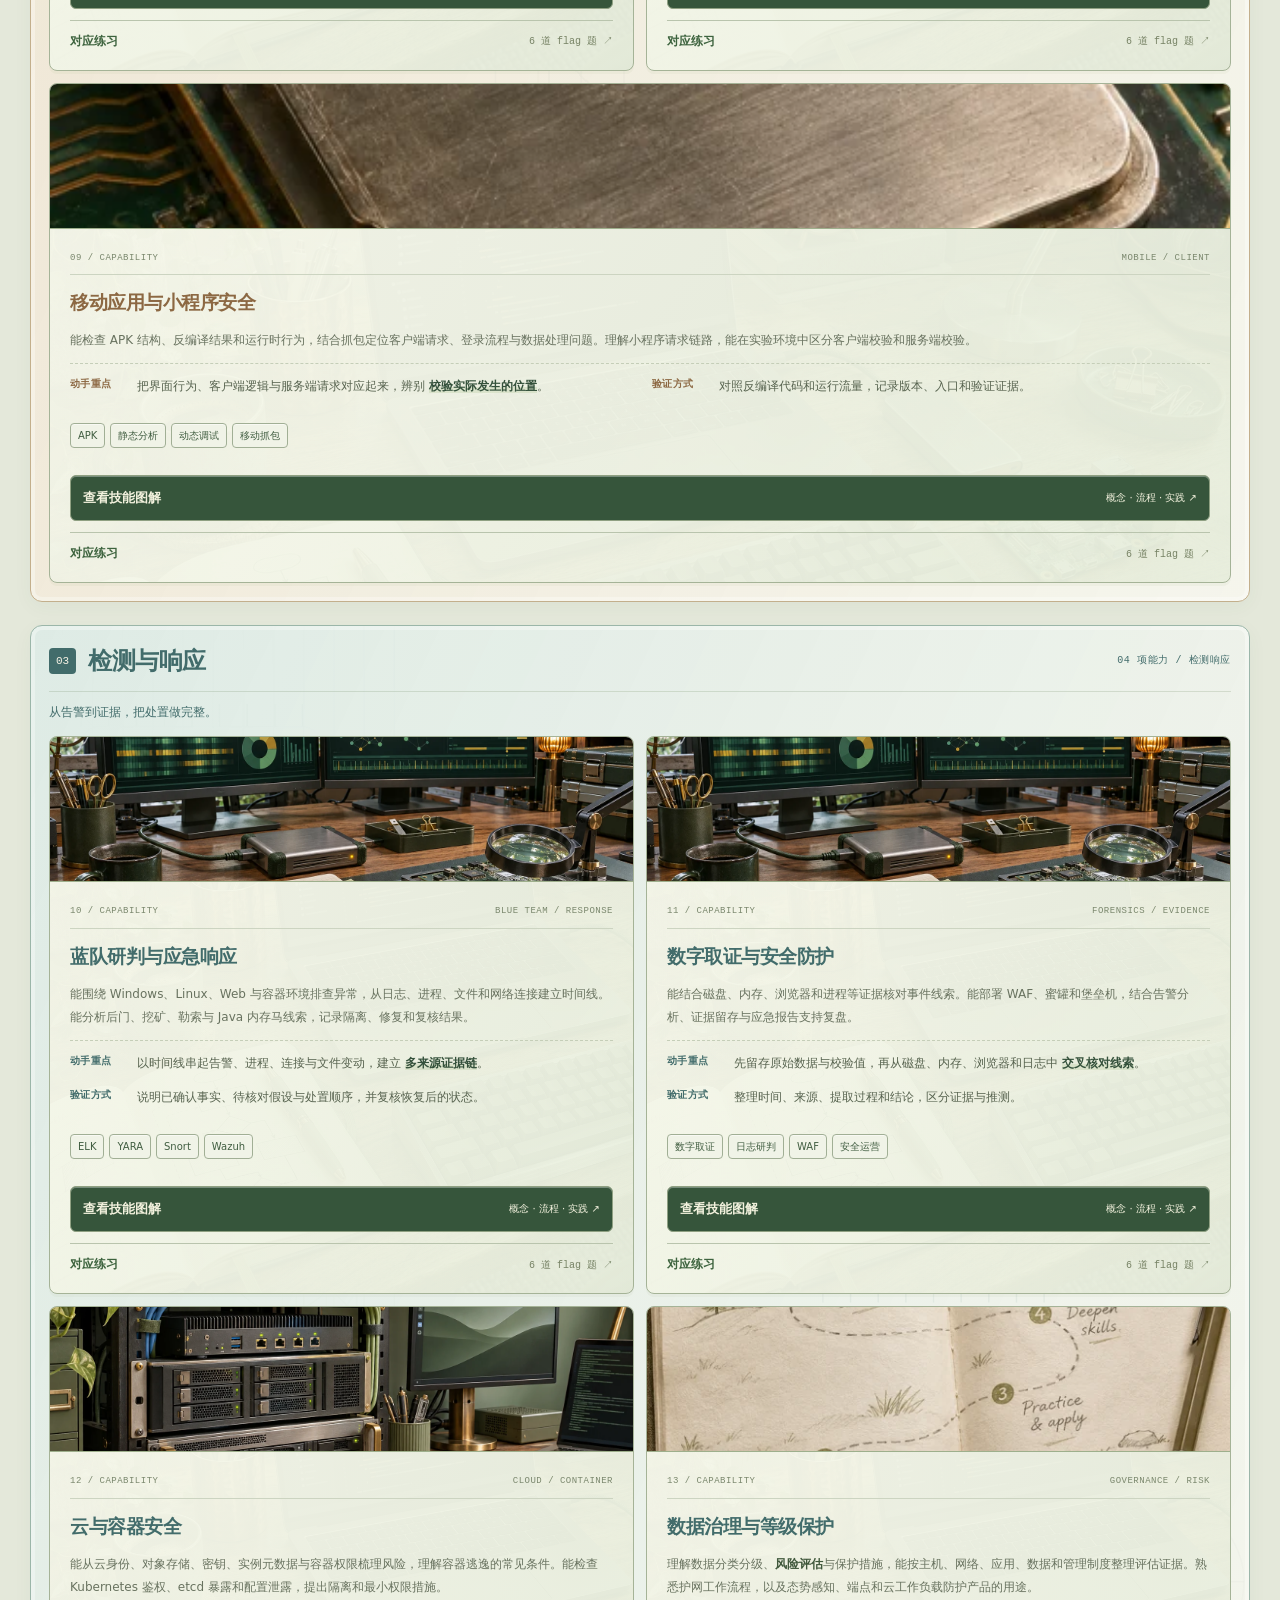
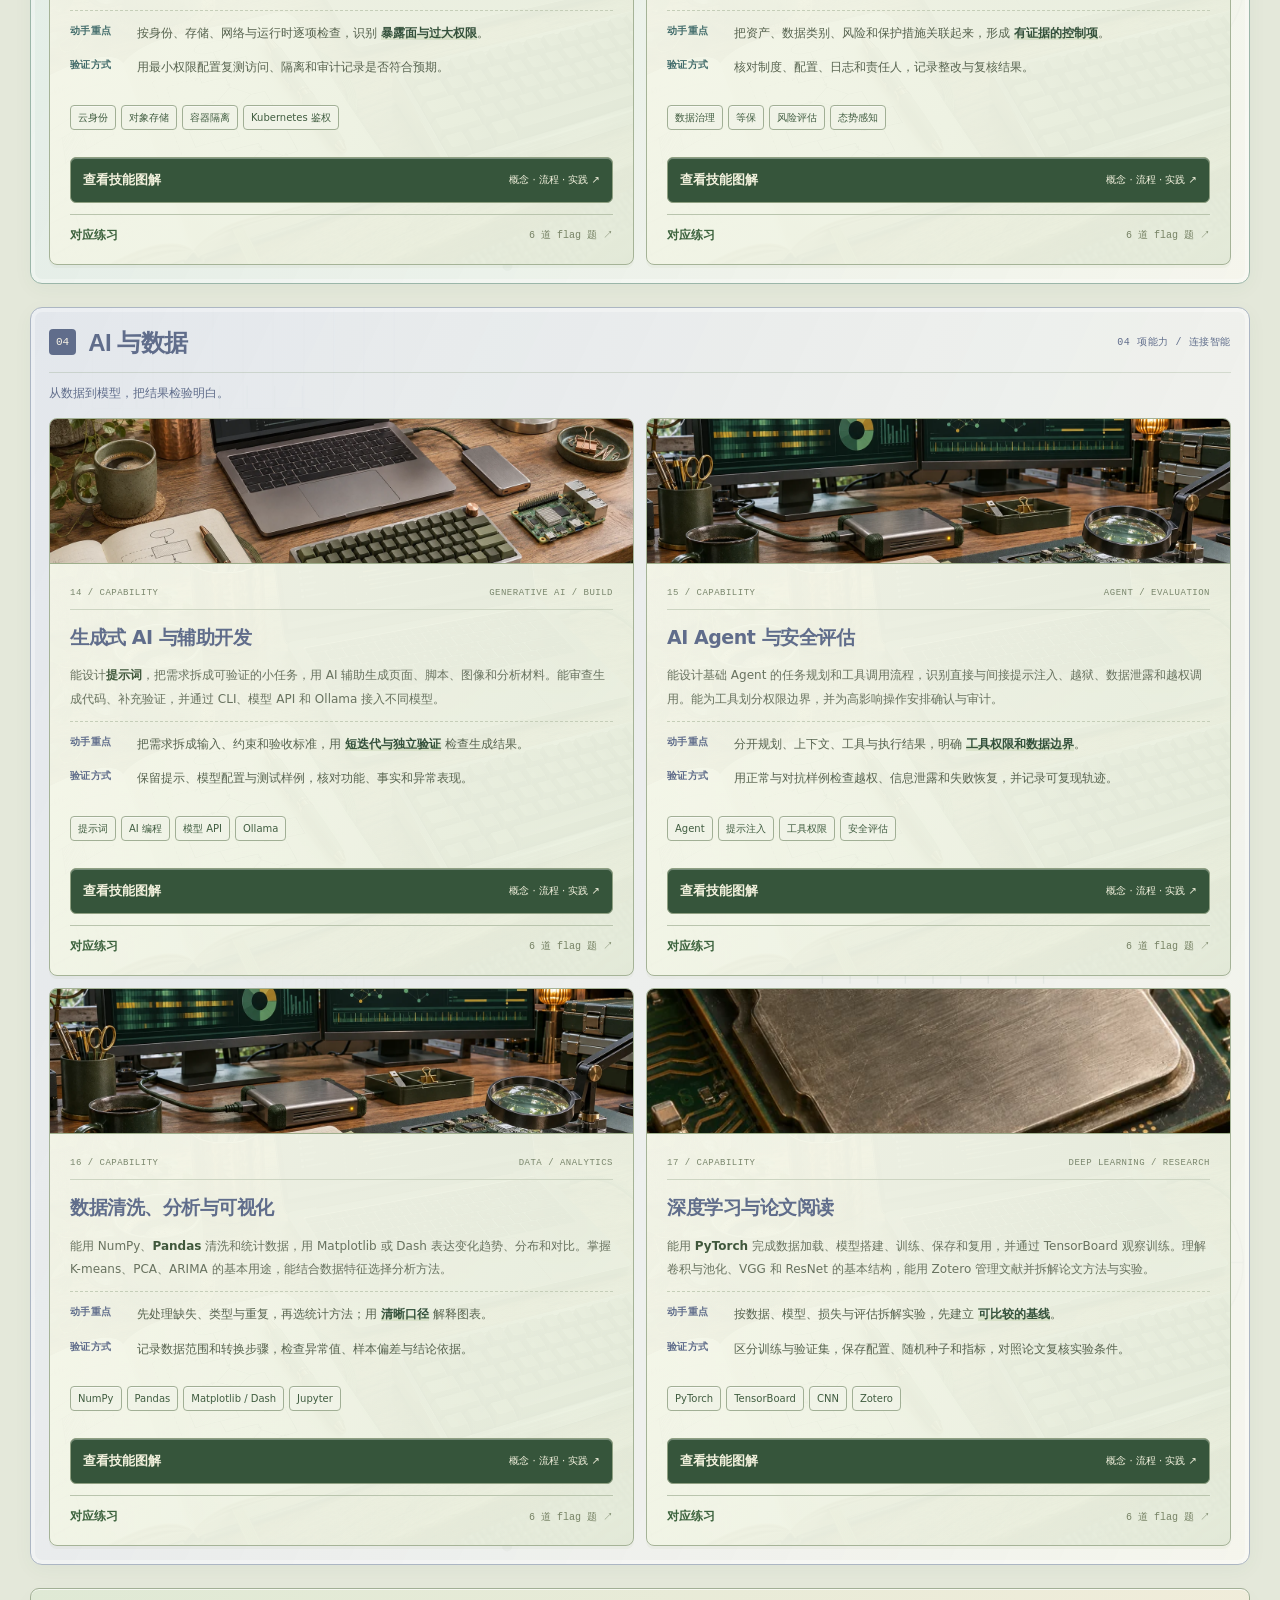
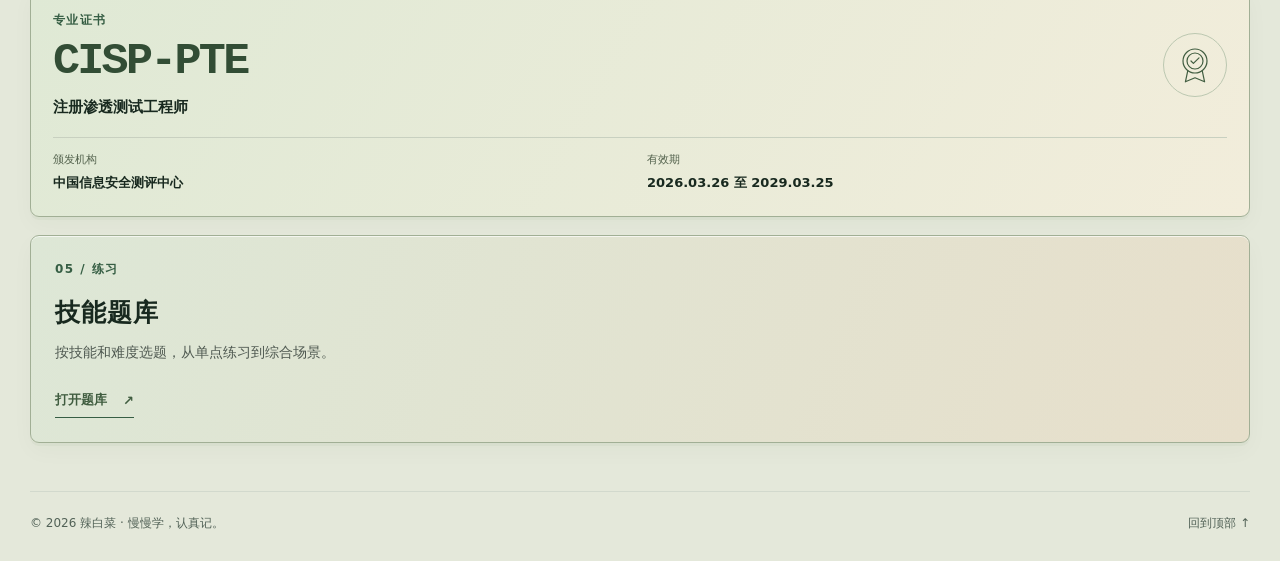
<file: skills.html>
<!doctype html>
<html lang="zh-CN">
<head>
  <meta charset="utf-8">
  <meta name="viewport" content="width=device-width,initial-scale=1">
  <meta name="description" content="辣白菜的技能地图：Python 全栈、漏洞分析、CTF、云安全、应急响应、AI Agent 与数据分析。">
  <meta name="theme-color" content="#f6f5ef">
  <title>我的技能地图：AI 开发与安全攻防 · 辣白菜的博客</title>
  <link rel="icon" href="favicon.svg" type="image/svg+xml">
  <link rel="stylesheet" href="style.css">
  <link rel="stylesheet" href="skills-layout.css">
  <link rel="stylesheet" href="motion.css?v=pointer2">
  <script src="motion-pointer.js" defer></script>
  <link rel="stylesheet" href="inner-surfaces.css?v=texture1">
  <link rel="stylesheet" href="skills-redesign.css?v=detail3">
<link rel="stylesheet" href="interior-refresh.css?v=gallery1">
<script src="skills-guide-data.js?v=gallery1" defer></script>
<script src="skills-guide.js?v=gallery1" defer></script>
<link rel="stylesheet" href="atmosphere.css?v=tech141">
<script src="atmosphere.js?v=tech141" defer></script>
</head>
<body class="motion-site page-skills">
  <a class="skip" href="#main">跳到正文</a>
  <header class="header wrap">
    <a class="brand" href="./"><span class="mark" aria-hidden="true">白</span>辣白菜<span class="brand-note">的博客</span></a>
    <nav aria-label="主导航"><a href="./">首页</a><a href="skills.html" aria-current="page">技能地图</a><a href="roadmap.html">学习路线</a><a href="questions.html">题库</a></nav>
  </header>
  <main class="wrap" id="main">
    <article class="skills-page atlas">
      <header class="atlas-hero motion-stage">
        <div class="atlas-hero-copy motion-copy">
          <p class="motion-index"><span>01</span>技能地图</p>
          <h1>把技术连起来，<br><span class="accent">在实践中用起来。</span></h1>
          <p class="atlas-lead">把系统、开发、攻防与 AI 连接起来。每个方向都拆成方法、练习和验证，让掌握的知识真正用得上。</p>
          <a class="atlas-jump" href="#development">浏览技能 <span aria-hidden="true">↓</span></a><div class="atlas-metrics"><span><b>17</b>项技能</span><span><b>04</b>大方向</span><a href="questions.html"><b>141</b>道 flag 练习 ↗</a></div>
        </div>
        <div class="atlas-graphic motion-art"><img src="assets/skills-architecture.svg?v=detail3" width="680" height="410" alt="连接开发、安全、运维、防御、AI 和数据分析六类能力的电路结构图"><div class="atlas-graphic-caption"><span>能力结构图</span><span>学懂原理 / 连接方法 / 动手验证</span></div></div>
      </header>

      <div class="atlas-body">
      <aside class="atlas-sidebar">
        <nav class="atlas-nav" aria-label="技能页目录">
          
          <a href="#development"><span class="atlas-nav-index" aria-hidden="true">01</span>开发与基础</a>
          <a href="#offensive"><span class="atlas-nav-index" aria-hidden="true">02</span>漏洞分析与攻防</a>
          <a href="#defense"><span class="atlas-nav-index" aria-hidden="true">03</span>检测与响应</a>
          <a href="#ai"><span class="atlas-nav-index" aria-hidden="true">04</span>AI 与数据</a>
          <a href="#certifications"><span class="atlas-nav-index" aria-hidden="true">✧</span>专业证书</a>
          <a href="#challenge"><span class="atlas-nav-index" aria-hidden="true">05</span>题库</a>
        </nav>
      </aside>
      <div class="atlas-content">

      <section class="skill-group" id="development" aria-labelledby="development-title">
        <div class="skill-heading"><span class="number" aria-hidden="true">01</span><h2 id="development-title">开发与基础</h2><span class="skill-heading-count">04 项能力 / 建立基础</span></div><p class="skill-section-note">把代码写通，把服务跑起来。</p>
        <div class="skill-grid">
          <section class="skill-card"><img class="skill-card-photo" src="assets/route-network.webp" width="600" height="150" alt="系统管理与网络工程实验场景" loading="lazy"><div class="skill-card-index"><span>01 / CAPABILITY</span><span>SYSTEM / NETWORK</span></div><h3>系统管理与网络工程</h3><p class="skill-overview">能管理 Windows 和 Linux 上的账户、权限、进程与服务，搭建虚拟机实验网络。理解 <strong>TCP/IP</strong>、ARP、ICMP、子网、交换与路由，能配置 VLAN 并排查连通性。</p><dl class="skill-breakdown"><div><dt>动手重点</dt><dd>账户、权限与服务状态一起核对；用 <strong>分层排查</strong> 区分地址、路由与应用故障。</dd></div><div><dt>验证方式</dt><dd>保留拓扑、配置和抓包结果，复测同网段与跨网段访问。</dd></div></dl><div class="topics"><span>Windows / Linux</span><span>Kali</span><span>TCP/IP</span><span>VLAN</span></div><button type="button" class="skill-detail-open" data-skill-guide="system" aria-haspopup="dialog">查看技能图解 <span>概念 · 流程 · 实践 ↗</span></button><a class="skill-practice" href="questions.html?skill=system">对应练习 <span>6 道 flag 题 ↗</span></a></section>
          <section class="skill-card"><img class="skill-card-photo" src="assets/route-code.webp" width="600" height="150" alt="Python 编程与网络工具实验场景" loading="lazy"><div class="skill-card-index"><span>02 / CAPABILITY</span><span>PYTHON / AUTOMATION</span></div><h3>Python 编程与网络工具</h3><p class="skill-overview">能用 <strong>Python</strong> 处理文件和结构化数据，使用线程、进程和协程组织并发任务。能用 Socket 编写网络程序，并用 Scapy、PyDivert 和 mitmproxy 分析实验流量。</p><dl class="skill-breakdown"><div><dt>动手重点</dt><dd>围绕 <strong>输入、并发、异常与输出</strong> 设计工具，给网络操作设置超时和并发上限。</dd></div><div><dt>验证方式</dt><dd>用正常、缺失、重复及超时样例核对结果，保留可重复运行的命令。</dd></div></dl><div class="topics"><span>Python</span><span>并发</span><span>Socket</span><span>流量分析</span></div><button type="button" class="skill-detail-open" data-skill-guide="python" aria-haspopup="dialog">查看技能图解 <span>概念 · 流程 · 实践 ↗</span></button><a class="skill-practice" href="questions.html?skill=python">对应练习 <span>6 道 flag 题 ↗</span></a></section>
          <section class="skill-card"><img class="skill-card-photo" src="assets/route-code.webp" width="600" height="150" alt="Web 全栈与数据库实验场景" loading="lazy"><div class="skill-card-index"><span>03 / CAPABILITY</span><span>FULL STACK / DATABASE</span></div><h3>Web 全栈与数据库</h3><p class="skill-overview">能用 HTML、CSS、JavaScript、Bootstrap 或 Vue 3 构建页面，用 Flask、FastAPI、Spring Boot 或 ThinkPHP 实现业务接口。掌握 <strong>MySQL</strong> 的表结构、关联查询、索引、事务和备份恢复。</p><dl class="skill-breakdown"><div><dt>动手重点</dt><dd>从表单到接口再到数据表，串起 <strong>完整请求链路</strong>，关注参数、事务与索引。</dd></div><div><dt>验证方式</dt><dd>覆盖空结果、错误输入和重复请求，核对响应、数据库状态与日志。</dd></div></dl><div class="topics"><span>Flask / FastAPI</span><span>Vue 3</span><span>Spring Boot</span><span>ThinkPHP</span><span>MySQL</span></div><button type="button" class="skill-detail-open" data-skill-guide="fullstack" aria-haspopup="dialog">查看技能图解 <span>概念 · 流程 · 实践 ↗</span></button><a class="skill-practice" href="questions.html?skill=fullstack">对应练习 <span>6 道 flag 题 ↗</span></a></section>
          <section class="skill-card"><img class="skill-card-photo" src="assets/route-network.webp" width="600" height="150" alt="Linux 运维与云原生部署实验场景" loading="lazy"><div class="skill-card-index"><span>04 / CAPABILITY</span><span>OPERATIONS / CLOUD NATIVE</span></div><h3>Linux 运维与云原生部署</h3><p class="skill-overview">能部署 Web 服务和反向代理，配置负载均衡、防火墙与备份。掌握 <strong>Docker</strong> 镜像、网络和数据卷，理解 Kubernetes 架构，并能用 Prometheus、Grafana 和 Zabbix 观察系统状态。</p><dl class="skill-breakdown"><div><dt>动手重点</dt><dd>按镜像、网络、数据卷和配置拆解部署，建立 <strong>可观察、可回滚</strong> 的服务流程。</dd></div><div><dt>验证方式</dt><dd>检查健康探针、持久化数据与监控指标，验证重启和版本回退。</dd></div></dl><div class="topics"><span>Nginx</span><span>Docker</span><span>Kubernetes</span><span>Prometheus</span></div><button type="button" class="skill-detail-open" data-skill-guide="ops" aria-haspopup="dialog">查看技能图解 <span>概念 · 流程 · 实践 ↗</span></button><a class="skill-practice" href="questions.html?skill=ops">对应练习 <span>6 道 flag 题 ↗</span></a></section>
        </div>
      </section>

      <section class="skill-group" id="offensive" aria-labelledby="offensive-title">
        <div class="skill-heading"><span class="number" aria-hidden="true">02</span><h2 id="offensive-title">漏洞分析与攻防</h2><span class="skill-heading-count">05 项能力 / 分析问题</span></div><p class="skill-section-note">从入口到根因，把问题验证清楚。</p>
        <div class="skill-grid">
          <section class="skill-card"><img class="skill-card-photo" src="assets/route-analysis.webp" width="600" height="150" alt="Web 渗透测试与漏洞挖掘实验场景" loading="lazy"><div class="skill-card-index"><span>05 / CAPABILITY</span><span>WEB / VULNERABILITY</span></div><h3>Web 渗透测试与漏洞挖掘</h3><p class="skill-overview">能在授权范围内梳理资产和接口，验证 SQL 注入、XSS、CSRF、SSRF、文件上传与反序列化风险。能比较不同角色和业务状态下的请求，识别越权、验证码和并发逻辑问题，整理复现步骤与修复建议。</p><dl class="skill-breakdown"><div><dt>动手重点</dt><dd>先梳理角色、对象和业务状态，再追踪 <strong>可控输入与权限边界</strong>。</dd></div><div><dt>验证方式</dt><dd>让复现步骤、请求差异、影响与修复复测相互对应。</dd></div></dl><div class="topics"><span>Burp Suite</span><span>SRC / EduSRC</span><span>业务逻辑</span><span>漏洞报告</span></div><button type="button" class="skill-detail-open" data-skill-guide="web-pentest" aria-haspopup="dialog">查看技能图解 <span>概念 · 流程 · 实践 ↗</span></button><a class="skill-practice" href="questions.html?skill=web-pentest">对应练习 <span>27 道 flag 题 ↗</span></a></section>
          <section class="skill-card"><img class="skill-card-photo" src="assets/route-code.webp" width="600" height="150" alt="源码审计与组件安全实验场景" loading="lazy"><div class="skill-card-index"><span>06 / CAPABILITY</span><span>SOURCE / AUDIT</span></div><h3>源码审计与组件安全</h3><p class="skill-overview">能沿路由、权限检查和数据流追踪 PHP、Java 应用中的风险点，复核扫描发现。能在靶场复现 ThinkPHP、Shiro、Log4j、Fastjson、Spring Boot、Tomcat、Jenkins 和 Redis 等组件的典型问题。</p><dl class="skill-breakdown"><div><dt>动手重点</dt><dd>沿路由到敏感操作追踪数据流，核对 <strong>校验、鉴权和危险调用</strong> 的真实条件。</dd></div><div><dt>验证方式</dt><dd>用最小样例验证判断，记录调用链、修复点和回归结果。</dd></div></dl><div class="topics"><span>PHP / Java</span><span>Vulhub</span><span>代码审计</span><span>中间件</span></div><button type="button" class="skill-detail-open" data-skill-guide="audit" aria-haspopup="dialog">查看技能图解 <span>概念 · 流程 · 实践 ↗</span></button><a class="skill-practice" href="questions.html?skill=audit">对应练习 <span>6 道 flag 题 ↗</span></a></section>
          <section class="skill-card"><img class="skill-card-photo" src="assets/route-network.webp" width="600" height="150" alt="内网攻防与红队对抗实验场景" loading="lazy"><div class="skill-card-index"><span>07 / CAPABILITY</span><span>INTRANET / ADVERSARY</span></div><h3>内网攻防与红队对抗</h3><p class="skill-overview">理解 Windows 域、网络分段、代理和隧道，能在实验环境中分析主机权限、横向路径及可见痕迹。能识别 C2、Webshell、载荷与反调试的常见特征，结合防守视角解释检测难点。</p><dl class="skill-breakdown"><div><dt>动手重点</dt><dd>把身份关系、访问路径和分段策略画在一张图上，结合 <strong>主机与网络痕迹</strong> 分析。</dd></div><div><dt>验证方式</dt><dd>在隔离实验中对照操作与日志，说明可见范围和检测缺口。</dd></div></dl><div class="topics"><span>Active Directory</span><span>Metasploit</span><span>C2 特征</span><span>攻防演练</span></div><button type="button" class="skill-detail-open" data-skill-guide="intranet" aria-haspopup="dialog">查看技能图解 <span>概念 · 流程 · 实践 ↗</span></button><a class="skill-practice" href="questions.html?skill=intranet">对应练习 <span>6 道 flag 题 ↗</span></a></section>
          <section class="skill-card"><img class="skill-card-photo" src="assets/portal-photo-chip.webp" width="600" height="150" alt="CTF 与二进制分析实验场景" loading="lazy"><div class="skill-card-index"><span>08 / CAPABILITY</span><span>CTF / BINARY</span></div><h3>CTF 与二进制分析</h3><p class="skill-overview">能按 Web、Misc、Crypto、Reverse、Pwn 方向拆解题目，用 IDA 和 GDB 结合静态与动态分析。理解 RSA、对称密码、栈与堆漏洞、格式化字符串和 ROP，并能组织题解赛与攻防赛的靶场练习。</p><dl class="skill-breakdown"><div><dt>动手重点</dt><dd>从文件特征、输入约束与运行行为入手，先提出假设，再做 <strong>静态与动态交叉验证</strong>。</dd></div><div><dt>验证方式</dt><dd>保留脚本、环境参数与关键中间值，重跑后获得一致结果。</dd></div></dl><div class="topics"><span>Jeopardy / AWD</span><span>IDA / GDB</span><span>RSA</span><span>ROP</span></div><button type="button" class="skill-detail-open" data-skill-guide="binary" aria-haspopup="dialog">查看技能图解 <span>概念 · 流程 · 实践 ↗</span></button><a class="skill-practice" href="questions.html?skill=binary">对应练习 <span>6 道 flag 题 ↗</span></a></section>
          <section class="skill-card"><img class="skill-card-photo" src="assets/portal-photo-chip.webp" width="600" height="150" alt="移动应用与小程序安全实验场景" loading="lazy"><div class="skill-card-index"><span>09 / CAPABILITY</span><span>MOBILE / CLIENT</span></div><h3>移动应用与小程序安全</h3><p class="skill-overview">能检查 APK 结构、反编译结果和运行时行为，结合抓包定位客户端请求、登录流程与数据处理问题。理解小程序请求链路，能在实验环境中区分客户端校验和服务端校验。</p><dl class="skill-breakdown"><div><dt>动手重点</dt><dd>把界面行为、客户端逻辑与服务端请求对应起来，辨别 <strong>校验实际发生的位置</strong>。</dd></div><div><dt>验证方式</dt><dd>对照反编译代码和运行流量，记录版本、入口和验证证据。</dd></div></dl><div class="topics"><span>APK</span><span>静态分析</span><span>动态调试</span><span>移动抓包</span></div><button type="button" class="skill-detail-open" data-skill-guide="mobile" aria-haspopup="dialog">查看技能图解 <span>概念 · 流程 · 实践 ↗</span></button><a class="skill-practice" href="questions.html?skill=mobile">对应练习 <span>6 道 flag 题 ↗</span></a></section>
        </div>
      </section>

      <section class="skill-group" id="defense" aria-labelledby="defense-title">
        <div class="skill-heading"><span class="number" aria-hidden="true">03</span><h2 id="defense-title">检测与响应</h2><span class="skill-heading-count">04 项能力 / 检测响应</span></div><p class="skill-section-note">从告警到证据，把处置做完整。</p>
        <div class="skill-grid">
          <section class="skill-card"><img class="skill-card-photo" src="assets/route-analysis.webp" width="600" height="150" alt="蓝队研判与应急响应实验场景" loading="lazy"><div class="skill-card-index"><span>10 / CAPABILITY</span><span>BLUE TEAM / RESPONSE</span></div><h3>蓝队研判与应急响应</h3><p class="skill-overview">能围绕 Windows、Linux、Web 与容器环境排查异常，从日志、进程、文件和网络连接建立时间线。能分析后门、挖矿、勒索与 Java 内存马线索，记录隔离、修复和复核结果。</p><dl class="skill-breakdown"><div><dt>动手重点</dt><dd>以时间线串起告警、进程、连接与文件变动，建立 <strong>多来源证据链</strong>。</dd></div><div><dt>验证方式</dt><dd>说明已确认事实、待核对假设与处置顺序，并复核恢复后的状态。</dd></div></dl><div class="topics"><span>ELK</span><span>YARA</span><span>Snort</span><span>Wazuh</span></div><button type="button" class="skill-detail-open" data-skill-guide="blue" aria-haspopup="dialog">查看技能图解 <span>概念 · 流程 · 实践 ↗</span></button><a class="skill-practice" href="questions.html?skill=blue">对应练习 <span>6 道 flag 题 ↗</span></a></section>
          <section class="skill-card"><img class="skill-card-photo" src="assets/route-analysis.webp" width="600" height="150" alt="数字取证与安全防护实验场景" loading="lazy"><div class="skill-card-index"><span>11 / CAPABILITY</span><span>FORENSICS / EVIDENCE</span></div><h3>数字取证与安全防护</h3><p class="skill-overview">能结合磁盘、内存、浏览器和进程等证据核对事件线索。能部署 WAF、蜜罐和堡垒机，结合告警分析、证据留存与应急报告支持复盘。</p><dl class="skill-breakdown"><div><dt>动手重点</dt><dd>先留存原始数据与校验值，再从磁盘、内存、浏览器和日志中 <strong>交叉核对线索</strong>。</dd></div><div><dt>验证方式</dt><dd>整理时间、来源、提取过程和结论，区分证据与推测。</dd></div></dl><div class="topics"><span>数字取证</span><span>日志研判</span><span>WAF</span><span>安全运营</span></div><button type="button" class="skill-detail-open" data-skill-guide="forensics" aria-haspopup="dialog">查看技能图解 <span>概念 · 流程 · 实践 ↗</span></button><a class="skill-practice" href="questions.html?skill=forensics">对应练习 <span>6 道 flag 题 ↗</span></a></section>
          <section class="skill-card"><img class="skill-card-photo" src="assets/route-network.webp" width="600" height="150" alt="云与容器安全实验场景" loading="lazy"><div class="skill-card-index"><span>12 / CAPABILITY</span><span>CLOUD / CONTAINER</span></div><h3>云与容器安全</h3><p class="skill-overview">能从云身份、对象存储、密钥、实例元数据与容器权限梳理风险，理解容器逃逸的常见条件。能检查 Kubernetes 鉴权、etcd 暴露和配置泄露，提出隔离和最小权限措施。</p><dl class="skill-breakdown"><div><dt>动手重点</dt><dd>按身份、存储、网络与运行时逐项检查，识别 <strong>暴露面与过大权限</strong>。</dd></div><div><dt>验证方式</dt><dd>用最小权限配置复测访问、隔离和审计记录是否符合预期。</dd></div></dl><div class="topics"><span>云身份</span><span>对象存储</span><span>容器隔离</span><span>Kubernetes 鉴权</span></div><button type="button" class="skill-detail-open" data-skill-guide="cloud" aria-haspopup="dialog">查看技能图解 <span>概念 · 流程 · 实践 ↗</span></button><a class="skill-practice" href="questions.html?skill=cloud">对应练习 <span>6 道 flag 题 ↗</span></a></section>
          <section class="skill-card"><img class="skill-card-photo" src="assets/portal-photo-notebook.webp" width="600" height="150" alt="数据治理与等级保护实验场景" loading="lazy"><div class="skill-card-index"><span>13 / CAPABILITY</span><span>GOVERNANCE / RISK</span></div><h3>数据治理与等级保护</h3><p class="skill-overview">理解数据分类分级、<strong>风险评估</strong>与保护措施，能按主机、网络、应用、数据和管理制度整理评估证据。熟悉护网工作流程，以及态势感知、端点和云工作负载防护产品的用途。</p><dl class="skill-breakdown"><div><dt>动手重点</dt><dd>把资产、数据类别、风险和保护措施关联起来，形成 <strong>有证据的控制项</strong>。</dd></div><div><dt>验证方式</dt><dd>核对制度、配置、日志和责任人，记录整改与复核结果。</dd></div></dl><div class="topics"><span>数据治理</span><span>等保</span><span>风险评估</span><span>态势感知</span></div><button type="button" class="skill-detail-open" data-skill-guide="governance" aria-haspopup="dialog">查看技能图解 <span>概念 · 流程 · 实践 ↗</span></button><a class="skill-practice" href="questions.html?skill=governance">对应练习 <span>6 道 flag 题 ↗</span></a></section>
        </div>
      </section>

      <section class="skill-group" id="ai" aria-labelledby="ai-title">
        <div class="skill-heading"><span class="number" aria-hidden="true">04</span><h2 id="ai-title">AI 与数据</h2><span class="skill-heading-count">04 项能力 / 连接智能</span></div><p class="skill-section-note">从数据到模型，把结果检验明白。</p>
        <div class="skill-grid">
          <section class="skill-card"><img class="skill-card-photo" src="assets/route-code.webp" width="600" height="150" alt="生成式 AI 与辅助开发实验场景" loading="lazy"><div class="skill-card-index"><span>14 / CAPABILITY</span><span>GENERATIVE AI / BUILD</span></div><h3>生成式 AI 与辅助开发</h3><p class="skill-overview">能设计<strong>提示词</strong>，把需求拆成可验证的小任务，用 AI 辅助生成页面、脚本、图像和分析材料。能审查生成代码、补充验证，并通过 CLI、模型 API 和 Ollama 接入不同模型。</p><dl class="skill-breakdown"><div><dt>动手重点</dt><dd>把需求拆成输入、约束和验收标准，用 <strong>短迭代与独立验证</strong> 检查生成结果。</dd></div><div><dt>验证方式</dt><dd>保留提示、模型配置与测试样例，核对功能、事实和异常表现。</dd></div></dl><div class="topics"><span>提示词</span><span>AI 编程</span><span>模型 API</span><span>Ollama</span></div><button type="button" class="skill-detail-open" data-skill-guide="genai" aria-haspopup="dialog">查看技能图解 <span>概念 · 流程 · 实践 ↗</span></button><a class="skill-practice" href="questions.html?skill=genai">对应练习 <span>6 道 flag 题 ↗</span></a></section>
          <section class="skill-card"><img class="skill-card-photo" src="assets/route-analysis.webp" width="600" height="150" alt="AI Agent 与安全评估实验场景" loading="lazy"><div class="skill-card-index"><span>15 / CAPABILITY</span><span>AGENT / EVALUATION</span></div><h3>AI Agent 与安全评估</h3><p class="skill-overview">能设计基础 Agent 的任务规划和工具调用流程，识别直接与间接提示注入、越狱、数据泄露和越权调用。能为工具划分权限边界，并为高影响操作安排确认与审计。</p><dl class="skill-breakdown"><div><dt>动手重点</dt><dd>分开规划、上下文、工具与执行结果，明确 <strong>工具权限和数据边界</strong>。</dd></div><div><dt>验证方式</dt><dd>用正常与对抗样例检查越权、信息泄露和失败恢复，并记录可复现轨迹。</dd></div></dl><div class="topics"><span>Agent</span><span>提示注入</span><span>工具权限</span><span>安全评估</span></div><button type="button" class="skill-detail-open" data-skill-guide="agent" aria-haspopup="dialog">查看技能图解 <span>概念 · 流程 · 实践 ↗</span></button><a class="skill-practice" href="questions.html?skill=agent">对应练习 <span>6 道 flag 题 ↗</span></a></section>
          <section class="skill-card"><img class="skill-card-photo" src="assets/route-analysis.webp" width="600" height="150" alt="数据清洗、分析与可视化实验场景" loading="lazy"><div class="skill-card-index"><span>16 / CAPABILITY</span><span>DATA / ANALYTICS</span></div><h3>数据清洗、分析与可视化</h3><p class="skill-overview">能用 NumPy、<strong>Pandas</strong> 清洗和统计数据，用 Matplotlib 或 Dash 表达变化趋势、分布和对比。掌握 K-means、PCA、ARIMA 的基本用途，能结合数据特征选择分析方法。</p><dl class="skill-breakdown"><div><dt>动手重点</dt><dd>先处理缺失、类型与重复，再选统计方法；用 <strong>清晰口径</strong> 解释图表。</dd></div><div><dt>验证方式</dt><dd>记录数据范围和转换步骤，检查异常值、样本偏差与结论依据。</dd></div></dl><div class="topics"><span>NumPy</span><span>Pandas</span><span>Matplotlib / Dash</span><span>Jupyter</span></div><button type="button" class="skill-detail-open" data-skill-guide="analytics" aria-haspopup="dialog">查看技能图解 <span>概念 · 流程 · 实践 ↗</span></button><a class="skill-practice" href="questions.html?skill=analytics">对应练习 <span>6 道 flag 题 ↗</span></a></section>
          <section class="skill-card"><img class="skill-card-photo" src="assets/portal-photo-chip.webp" width="600" height="150" alt="深度学习与论文阅读实验场景" loading="lazy"><div class="skill-card-index"><span>17 / CAPABILITY</span><span>DEEP LEARNING / RESEARCH</span></div><h3>深度学习与论文阅读</h3><p class="skill-overview">能用 <strong>PyTorch</strong> 完成数据加载、模型搭建、训练、保存和复用，并通过 TensorBoard 观察训练。理解卷积与池化、VGG 和 ResNet 的基本结构，能用 Zotero 管理文献并拆解论文方法与实验。</p><dl class="skill-breakdown"><div><dt>动手重点</dt><dd>按数据、模型、损失与评估拆解实验，先建立 <strong>可比较的基线</strong>。</dd></div><div><dt>验证方式</dt><dd>区分训练与验证集，保存配置、随机种子和指标，对照论文复核实验条件。</dd></div></dl><div class="topics"><span>PyTorch</span><span>TensorBoard</span><span>CNN</span><span>Zotero</span></div><button type="button" class="skill-detail-open" data-skill-guide="deep" aria-haspopup="dialog">查看技能图解 <span>概念 · 流程 · 实践 ↗</span></button><a class="skill-practice" href="questions.html?skill=deep">对应练习 <span>6 道 flag 题 ↗</span></a></section>
        </div>
      </section>
      <section class="atlas-credential" id="certifications" aria-labelledby="certifications-title">
        <div class="atlas-credential-heading">
          <div class="atlas-credential-copy"><p class="atlas-kicker">专业证书</p><h2 id="certifications-title">CISP-PTE</h2><p>注册渗透测试工程师</p></div>
          <div class="atlas-medal" aria-hidden="true"><svg viewBox="0 0 60 60" fill="none"><circle cx="30" cy="25" r="15"/><circle cx="30" cy="25" r="10"/><path d="m25 25 3 3 7-7M21 37l-3 14 12-5 12 5-3-14"/></svg></div>
        </div>
        <dl class="atlas-credential-details">
          <div><dt>颁发机构</dt><dd>中国信息安全测评中心</dd></div>
          <div><dt>有效期</dt><dd><time datetime="2026-03-26">2026.03.26</time> 至 <time datetime="2029-03-25">2029.03.25</time></dd></div>
        </dl>
      </section>

      <section class="atlas-challenge" id="challenge" aria-labelledby="challenge-title">
        <p class="atlas-kicker">05 / 练习</p>
        <h2 id="challenge-title">技能题库</h2>
        <p>按技能和难度选题，从单点练习到综合场景。</p>
        <a class="atlas-jump" href="questions.html">打开题库 <span aria-hidden="true">↗</span></a>
      </section>
      </div>
      </div>
    </article>
  </main>
  <dialog id="skill-guide-dialog" class="skill-guide-dialog" aria-labelledby="skill-guide-title">
    <header class="skill-guide-head"><div><p>SKILL FIELD GUIDE / 技能图解</p><h2 id="skill-guide-title"></h2></div><button type="button" id="skill-guide-close" aria-label="关闭技能图解">×</button></header>
    <div class="skill-guide-toolbar"><span>向下浏览完整图解 · 支持放大阅读</span><button type="button" id="skill-guide-zoom" aria-pressed="false">放大图片 ＋</button></div>
    <div class="skill-guide-canvas" id="skill-guide-canvas" tabindex="0" aria-label="技能详情图片，可滚动查看"><picture><source id="skill-guide-mobile" media="(max-width:640px)"><img id="skill-guide-image" alt=""></picture><div class="route-sr" id="skill-guide-transcript"></div></div>
  </dialog>
  <footer class="footer wrap"><span>© 2026 辣白菜 · 慢慢学，认真记。</span><a href="#">回到顶部 ↑</a></footer>
</body>
</html>
</file>
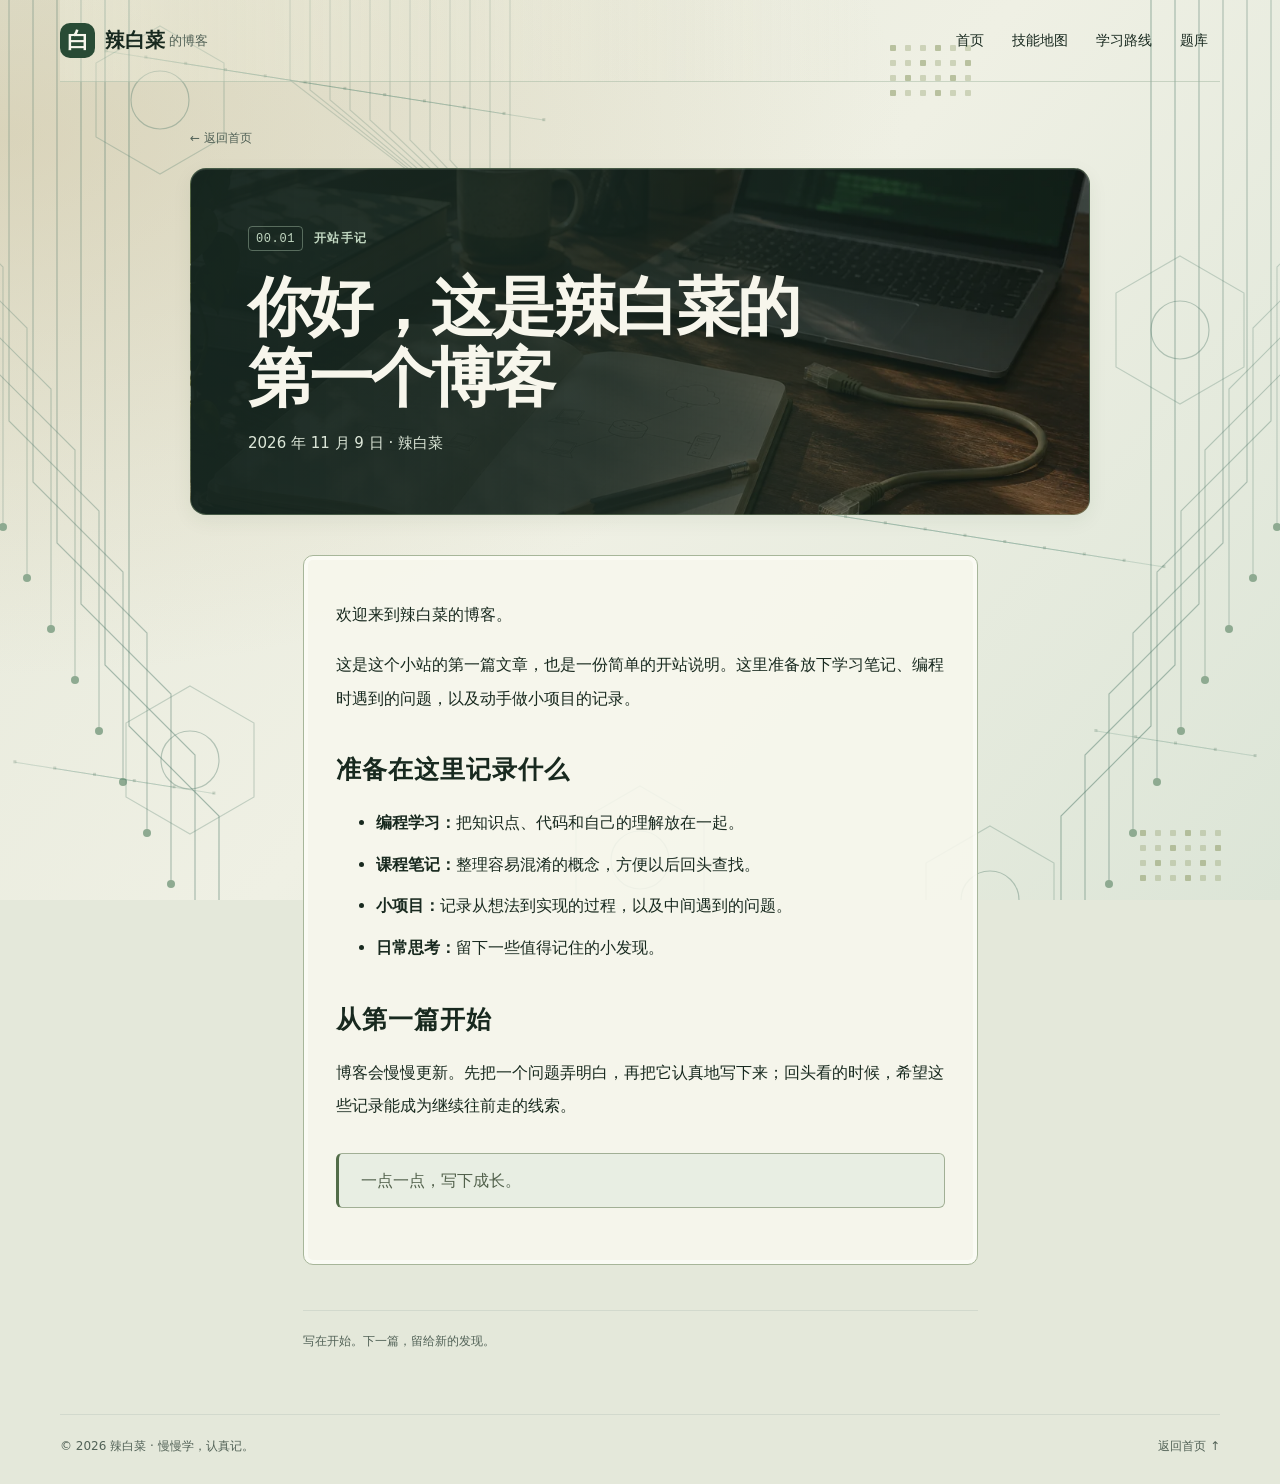
<file: posts/hello.html>
<!doctype html>
<html lang="zh-CN">
<head><meta charset="utf-8"><meta name="viewport" content="width=device-width,initial-scale=1"><meta name="description" content="辣白菜的博客开站说明。"><title>你好，这是辣白菜的第一个博客 · 辣白菜的博客</title><link rel="icon" href="../favicon.svg" type="image/svg+xml"><link rel="stylesheet" href="../style.css">  <link rel="stylesheet" href="../motion.css?v=pointer2">
  <script src="../motion-pointer.js" defer></script>
  <link rel="stylesheet" href="../inner-surfaces.css?v=texture1">
<link rel="stylesheet" href="../atmosphere.css?v=tech120">
<script src="../atmosphere.js?v=tech120" defer></script>
</head>
<body class="motion-site page-journal"><a class="skip" href="#main">跳到正文</a><header class="header wrap"><a class="brand" href="../"><span class="mark" aria-hidden="true">白</span>辣白菜<span class="brand-note">的博客</span></a><nav aria-label="主导航"><a href="../">首页</a><a href="../skills.html">技能地图</a><a href="../roadmap.html">学习路线</a><a href="../questions.html">题库</a></nav></header>
<main id="main" class="wrap"><article class="article"><a class="back" href="../">← 返回首页</a><header class="journal-stage motion-stage"><div class="motion-copy"><p class="motion-index"><span>00.01</span>开站手记</p><h1>你好，这是辣白菜的<br>第一个博客</h1><p class="meta"><time datetime="2026-11-09">2026 年 11 月 9 日</time> · 辣白菜</p></div></header><div class="article-body"><p>欢迎来到辣白菜的博客。</p><p>这是这个小站的第一篇文章，也是一份简单的开站说明。这里准备放下学习笔记、编程时遇到的问题，以及动手做小项目的记录。</p><h2>准备在这里记录什么</h2><ul><li><strong>编程学习：</strong>把知识点、代码和自己的理解放在一起。</li><li><strong>课程笔记：</strong>整理容易混淆的概念，方便以后回头查找。</li><li><strong>小项目：</strong>记录从想法到实现的过程，以及中间遇到的问题。</li><li><strong>日常思考：</strong>留下一些值得记住的小发现。</li></ul><h2>从第一篇开始</h2><p>博客会慢慢更新。先把一个问题弄明白，再把它认真地写下来；回头看的时候，希望这些记录能成为继续往前走的线索。</p><blockquote>一点一点，写下成长。</blockquote></div><div class="article-end">写在开始。下一篇，留给新的发现。</div></article></main><footer class="footer wrap"><span>© 2026 辣白菜 · 慢慢学，认真记。</span><a href="../">返回首页 ↑</a></footer></body>
</html>
</file>
<file: style.css>
@charset "UTF-8";
:root{--paper:#f7f6f2;--ink:#232c28;--muted:#737972;--line:#dedfd6;--green:#527452;--soft:#e6eadf}
*{box-sizing:border-box}html{scroll-behavior:smooth;scroll-padding-top:30px}body{margin:0;background:var(--paper);color:var(--ink);font-family:"Microsoft YaHei","PingFang SC",system-ui,sans-serif;-webkit-font-smoothing:antialiased}a{color:inherit;text-decoration:none}a:focus-visible{outline:3px solid var(--green);outline-offset:6px}button,a{-webkit-tap-highlight-color:transparent}.wrap{width:min(1080px,calc(100% - 64px));margin:auto}.header{min-height:100px;display:flex;align-items:center;justify-content:space-between;border-bottom:1px solid var(--line);gap:24px}.brand{display:flex;align-items:center;gap:10px;font-size:20px;font-weight:700;white-space:nowrap}.brand-note{font-size:13px;font-weight:400;color:var(--muted);margin-left:-6px}.mark{display:grid;place-items:center;width:35px;height:35px;background:var(--green);color:white;border-radius:9px;font-family:serif;font-size:22px}.header nav{display:flex;gap:30px;font-size:14px}.header nav a:hover,.footer a:hover{color:var(--green)}.hero{display:grid;grid-template-columns:1.15fr 1fr;gap:70px;align-items:center;padding:80px 0 85px}.eyebrow{color:var(--muted);font-size:11px;letter-spacing:2px;display:flex;align-items:center;gap:9px;margin:0 0 22px}.eyebrow>span{height:7px;width:7px;background:var(--green);border-radius:50%}h1{font-family:"Microsoft YaHei","PingFang SC",sans-serif;font-size:clamp(40px,5vw,62px);line-height:1.45;letter-spacing:1px;margin:0;font-weight:750}.accent{color:var(--green)}.lead{font-size:15px;line-height:2.1;color:var(--muted);margin:22px 0 28px}.button{display:inline-flex;justify-content:space-between;align-items:center;gap:45px;background:var(--ink);padding:14px 20px;border-radius:4px;color:#fff;font-size:13px;transition:background .15s}.button:hover{background:var(--green)}.notebook{position:relative;min-height:350px;border:1px solid #d1d6c8;border-radius:5px;background:repeating-linear-gradient(0deg,transparent,transparent 31px,#d8ddce 32px),#e9ecdf;box-shadow:8px 10px 0 #eeeee6;transform:rotate(2deg);padding:25px 30px;overflow:hidden}.notebook:before{content:"";position:absolute;top:0;bottom:0;left:25px;border-left:1px solid #bdc7b2;opacity:.5}.notebook-top{display:flex;justify-content:space-between;font-size:10px;color:#65725d;letter-spacing:1px}.scribble{font-family:"KaiTi","STKaiti",serif;font-size:43px;line-height:1.7;margin:31px 10px 8px;letter-spacing:4px}.note-line{font-size:12px;color:#6c7864;margin-left:12px}.note-stamp{position:absolute;right:24px;bottom:84px;color:var(--green);border:1px solid var(--green);padding:8px;font-size:12px;transform:rotate(-11deg);opacity:.8}.notebook-foot{display:flex;justify-content:space-between;font-size:10px;color:#78836d;margin-top:43px}.notebook-foot span{font-size:28px;line-height:10px}.notes{border-top:1px solid var(--line);padding-top:38px}.section-heading{display:flex;align-items:end;justify-content:space-between;padding-bottom:25px}.section-heading .eyebrow,.about .eyebrow{margin-bottom:10px;font-size:10px}h2{font-size:25px;letter-spacing:1px;margin:0;line-height:1.6}.count{color:var(--muted);font-size:11px}.post-row{display:flex;align-items:center;gap:32px;padding:30px 0;border-top:1px solid var(--line);border-bottom:1px solid var(--line);transition:background .2s}.post-row:hover{background:#efefe8}.post-row time{flex-shrink:0;width:85px;text-align:center}.post-row time strong{display:block;font-family:Georgia,serif;font-size:40px;font-weight:400;line-height:1.2}.post-row time span{display:block;font-size:10px;color:var(--muted);margin-top:8px}.tag{color:var(--green);font-size:10px;letter-spacing:1px}.post-summary h3{font-size:19px;margin:10px 0;line-height:1.6}.post-summary p{font-size:12px;line-height:1.8;color:var(--muted);margin:0}.post-arrow{margin-left:auto;font-size:25px;padding-right:12px;color:var(--green)}.next-note{display:flex;align-items:center;gap:12px;color:var(--muted);font-size:12px;padding:22px 0}.next-note span{font-size:18px}.about{display:grid;grid-template-columns:1fr 1.4fr;gap:60px;padding:60px 0 70px;margin-top:32px;border-top:1px solid var(--line)}.about-copy p{font-size:14px;line-height:2;color:var(--muted);margin:0 0 13px}.topics{display:flex;gap:9px;flex-wrap:wrap;margin-top:23px}.topics span{padding:5px 10px;background:var(--soft);border-radius:3px;font-size:10px;color:var(--green)}.footer{display:flex;justify-content:space-between;gap:18px;border-top:1px solid var(--line);font-size:11px;color:var(--muted);padding:25px 0 30px}.skip{position:absolute;top:-100px;background:white;padding:12px;z-index:20}.skip:focus{top:10px}.article{max-width:730px;margin:55px auto 85px}.back{display:inline-block;font-size:12px;color:var(--muted);margin-bottom:40px}.article h1{font-size:36px;line-height:1.65;letter-spacing:0}.article .meta{font-size:12px;color:var(--muted);margin:20px 0 35px;border-bottom:1px solid var(--line);padding-bottom:25px}.article-body{font-size:16px;line-height:2.1}.article-body h2{font-size:22px;margin:35px 0 16px}.article-body p{margin:16px 0}.article-body li{margin:8px 0}.article-body blockquote{border-left:3px solid var(--green);margin:30px 0;padding:10px 22px;background:var(--soft);color:#52614c}.article-body a{text-decoration:underline;text-underline-offset:4px}.article-end{border-top:1px solid var(--line);margin-top:45px;padding-top:22px;color:var(--muted);font-size:12px}
@media(max-width:720px){.wrap{width:calc(100% - 36px)}.header{min-height:80px;gap:12px}.brand{font-size:17px}.brand-note{display:none}.header nav{gap:17px;font-size:12px}.mark{width:30px;height:30px;font-size:20px}.hero{grid-template-columns:1fr;gap:42px;padding:45px 0 55px}.hero-copy h1{font-size:45px}.notebook{max-width:420px;width:95%;margin:auto;min-height:320px}.scribble{font-size:38px}.about{grid-template-columns:1fr;gap:25px;padding:38px 0}.post-row{gap:14px;padding:24px 0}.post-row time{width:53px}.post-row time strong{font-size:32px}.post-row time span{font-size:9px}.post-summary h3{font-size:16px}.post-arrow{font-size:20px;padding-right:0}.section-heading{padding-bottom:20px}h2{font-size:23px}.footer{font-size:10px}.article{margin:35px auto 55px}.article h1{font-size:28px}.article-body{font-size:15px}.desktop{display:none}}
.scribble{font-size:clamp(30px,3.5vw,43px);letter-spacing:2px;white-space:nowrap}
@media(max-width:720px){.scribble{font-size:clamp(28px,9vw,38px)}}
@media(prefers-reduced-motion:reduce){html{scroll-behavior:auto}*{transition:none!important}}

.text-link{color:var(--green);text-decoration:underline;text-underline-offset:4px}
.post-row+.post-row{border-top:0}
.skills-page{max-width:960px;margin:52px auto 72px}
.skills-intro{max-width:730px;margin:0 0 30px}
.skills-intro h1{font-size:clamp(32px,5vw,52px);line-height:1.45}
.skills-intro .lead{margin-bottom:0}
.skills-nav{display:flex;flex-wrap:wrap;gap:8px;margin:32px 0 42px}
.skills-nav a{border:1px solid var(--line);border-radius:4px;padding:8px 12px;font-size:12px;line-height:1.5;color:#405d40}
.skills-nav a:hover{background:var(--soft)}
.skill-group{border-top:1px solid var(--line);padding:28px 0 35px}
.skill-heading{display:flex;align-items:baseline;gap:12px;margin-bottom:20px}
.skill-heading .number{color:var(--green);font:20px Georgia,serif}
.skill-grid{display:grid;grid-template-columns:repeat(2,minmax(0,1fr));gap:12px}
.skill-card{padding:20px;border:1px solid var(--line);border-radius:5px;background:#fbfaf7}
.skill-card h3{font-size:17px;line-height:1.5;margin:0 0 9px}
.skill-card p,.skills-source p{font-size:14px;line-height:1.9;color:#4f5951;margin:0}
.skill-card .topics{margin-top:13px}
.skill-card .topics span{font-size:11px;color:#405d40}
.skills-source{border-top:1px solid var(--line);padding:25px 0 0}
.skills-source h2{font-size:18px;margin-bottom:8px}
.skills-source p+p{margin-top:12px}
@media(max-width:620px){.skills-page{margin:35px auto 48px}.skill-grid{grid-template-columns:1fr}.skill-card{padding:16px}.header nav{gap:12px}.skills-intro .back{margin-bottom:28px}}
@media(max-width:360px){.header{flex-wrap:wrap;justify-content:flex-start;padding:13px 0;row-gap:10px}.header nav{flex-basis:100%}}
</file>
<file: learning-xp.css>
.xp-meter{--xp-track:#cbd8c9;--xp-fill:#466d4d}
.xp-top,.xp-bottom{display:flex;justify-content:space-between;align-items:baseline;flex-wrap:wrap;gap:3px 10px}
.xp-top strong{font-size:13px;color:#293c31}
.xp-top>span{font:12px/1.45 Consolas,monospace;color:#3e5943}
.xp-meter progress{display:block;width:100%;height:6px;appearance:none;border:0;border-radius:8px;overflow:hidden;background:var(--xp-track);margin:5px 0 0}
.xp-meter progress::-webkit-progress-bar{background:var(--xp-track)}
.xp-meter progress::-webkit-progress-value{background:var(--xp-fill);border-radius:8px;transition:width .3s ease}
.xp-meter progress::-moz-progress-bar{background:var(--xp-fill);border-radius:8px}
.xp-panel{margin-top:15px;padding:15px clamp(15px,3vw,24px);border:1px solid #c8d3c4;border-radius:10px;background:#e8eee2}
.xp-panel-heading{display:flex;justify-content:space-between;align-items:baseline;flex-wrap:wrap;gap:3px 12px;margin-bottom:10px}
.xp-panel-heading h2{font-size:17px;letter-spacing:0}
.xp-panel-heading>span,.xp-bottom{font-size:12px;color:#435449}
.xp-panel .xp-top strong{font-size:15px}
.xp-panel progress{height:8px;margin-top:7px}
.xp-bottom{margin-top:7px;line-height:1.65}
.route-dialog-level{color:#365b3d;font-size:12px;line-height:1.65;margin:-7px 0 13px}
</file>
<file: home.css>
.portal-home{--study-ink:#293c31;--study-line:#ced6cb;--study-ease:cubic-bezier(.22,1,.36,1);margin-block:clamp(18px,3vw,38px) clamp(32px,5vw,60px)}
.study-story{position:relative;display:grid;align-items:center;min-height:clamp(392px,39vw,476px);isolation:isolate;overflow:hidden;border-radius:13px;background:#202c24;color:#fcfaf1;margin-bottom:22px}
.study-photo,.study-story::after{position:absolute;inset:0;margin:0;z-index:-1}
.study-photo img{display:block;width:100%;height:100%;object-fit:cover;object-position:61% 55%;animation:study-settle 1.15s var(--study-ease) both}
.study-story::after{content:"";background:linear-gradient(90deg,#17251df5 0%,#18271ee8 21%,#18271ec4 39%,#1b2c2061 61%,#17251d0d 82%);pointer-events:none}
.study-copy{padding:clamp(22px,5.4vw,69px);max-width:570px}
.study-copy h1{font-family:"Noto Serif SC","Songti SC","SimSun",serif;font-size:clamp(41px,6vw,76px);font-weight:750;line-height:1.12;letter-spacing:-.03em;animation:study-rise .62s var(--study-ease) both}
.study-copy p{font-size:14px;line-height:1.9;color:#f1f0e6;max-width:29em;margin:10px 0 0;animation:study-rise .58s var(--study-ease) .10s both}
.study-copy p:first-of-type{margin-top:17px}
.study-copy p:last-of-type{animation-delay:.16s}
@keyframes study-settle{from{transform:scale(1.055)}to{transform:scale(1)}}
@keyframes study-rise{from{opacity:0;transform:translateY(13px)}to{opacity:1;transform:translateY(0)}}
.portal-grid{display:grid;grid-template-columns:1fr 1.22fr 1fr;border-block:1px solid var(--study-line)}
.portal{min-width:0;padding:11px clamp(11px,2.4vw,26px)}
.portal + .portal{border-left:1px solid var(--study-line)}
.portal-link{display:grid;grid-template-columns:44px minmax(0,1fr) auto;align-items:center;gap:10px;padding:8px 0;min-height:54px}
.portal-link:hover strong{text-decoration:underline;text-underline-offset:4px}
.portal-icon{width:42px;height:42px;color:#4b6a51}
.portal-link strong{display:block;color:var(--study-ink);font-size:17px;line-height:1.35}
.portal-link small{display:block;color:#4d5b50;font-size:12px;line-height:1.5;margin-top:4px}
.portal-arrow{color:#405d40;font-size:17px;transition:transform .22s var(--study-ease)}
.portal-link:hover .portal-arrow{transform:translate(2px,-2px)}
.portal-route{background:#e8eee2}
.portal-route .xp-compact{margin:2px 0 3px;padding-top:8px;border-top:1px solid #c7d4c4}
@media(max-width:770px){
  .portal{padding-inline:11px}
  .portal-link{grid-template-columns:34px minmax(0,1fr) auto;gap:7px}
  .portal-icon{width:33px;height:33px}
}
@media(max-width:610px){
  .study-story{align-items:end;min-height:0;margin-bottom:17px}
  .study-photo img{object-position:60% 49%}
  .study-story::after{background:linear-gradient(0deg,#18261efc 0%,#1a291fec 42%,#1b2a20a1 70%,#17251d19 100%)}
  .study-copy{padding:clamp(103px,34vw,192px) 18px 20px}
  .study-copy h1{font-size:clamp(35px,8.9vw,52px)}
  .study-copy p{font-size:13px;line-height:1.75}
  .study-copy p:first-of-type{margin-top:13px}
  .portal-grid{grid-template-columns:1fr}
  .portal + .portal{border-left:0;border-top:1px solid var(--study-line)}
  .portal{padding:6px 13px}
  .portal-link{grid-template-columns:38px minmax(0,1fr) auto;gap:9px}
}
@media(prefers-reduced-motion:reduce){
  .study-photo img,.study-copy h1,.study-copy p{animation:none}
  .portal-link:hover .portal-arrow{transform:none}
}
</file>
<file: motion.css>
html,body{background:#f6f5ef;color:#18291f}
.motion-site{
  --paper:#f6f5ef;--ink:#18291f;--muted:#526257;--line:#d2d9cd;--green:#365e44;--soft:#e8eee3;
  --stage:#172820;--stage-ink:#f7f6ec;--stage-quiet:#dce6d8;--stage-accent:#c2d8c2;
  --display:"Noto Serif SC","Songti SC","SimSun",serif;
  --mono:ui-monospace,Consolas,monospace;--radius:16px;--ease:cubic-bezier(.22,1,.36,1);
}
.motion-site .wrap{width:min(1160px,calc(100% - 64px))}
.motion-site .header{min-height:82px;gap:12px}
.motion-site .mark{background:#294b35;border-radius:10px;color:#f7f6ec}
.motion-site .header nav{gap:4px;align-items:center;flex-wrap:nowrap}
.motion-site .header nav a{display:inline-flex;align-items:center;gap:5px;min-height:44px;padding:0 12px;border-radius:7px;white-space:nowrap}
.motion-site .header nav a:is(:hover,[aria-current]){background:var(--soft);color:#284834}
.motion-site .header nav a[aria-current]{font-weight:700}
.motion-site :is(a,button,input,select,summary):focus-visible{outline:2px solid #416a4e;outline-offset:3px}
.motion-site .footer{font-size:12px;line-height:1.55;padding-block:22px 28px}
.motion-site :is(.route,.bank,.lab,.portal-home){max-width:none;margin-block:clamp(18px,3vw,34px) clamp(40px,6vw,76px)}
.motion-stage{
  position:relative;isolation:isolate;overflow:hidden;color:var(--stage-ink);
  background:radial-gradient(ellipse at 86% 24%,#365c45 0%,#233a2d 35%,transparent 67%),var(--stage);
  border:0;border-radius:var(--radius);
}
.motion-stage:not(.study-story,.journal-stage)::before{
  content:"";position:absolute;z-index:-1;inset:0;pointer-events:none;
  background:linear-gradient(90deg,#cde5cc13 1px,transparent 1px),linear-gradient(#cde5cc13 1px,transparent 1px);
  background-size:31px 31px;mask-image:linear-gradient(100deg,transparent 17%,#000 90%);
}
.motion-stage .motion-copy{min-width:0}
.motion-site .motion-stage .motion-index{
  display:flex;align-items:center;gap:11px;color:var(--stage-accent);font:700 12px/1.45 system-ui,sans-serif;
  letter-spacing:.12em;margin:0 0 clamp(12px,2vw,21px);
}
.motion-index span{display:inline-flex;align-items:center;min-height:25px;padding:1px 7px;border:1px solid #b9d5ba65;border-radius:4px;font:12px/1 var(--mono);letter-spacing:.05em}
.motion-stage .motion-copy h1{
  font-family:var(--display);font-size:clamp(41px,6vw,77px);line-height:1.11;letter-spacing:-.045em;color:var(--stage-ink);
}
.motion-stage .motion-copy h1 :is(.accent,em){color:var(--stage-accent)}
.motion-stage .motion-copy>p:not(.motion-index){color:var(--stage-quiet);font-size:15px;line-height:1.82}
.motion-stage :is(a,button):focus-visible{outline-color:#e0edda}
.motion-stage .motion-copy>*{animation:motion-rise .58s var(--ease) both}
.motion-stage .motion-copy h1{animation-delay:.08s}
.motion-stage .motion-copy>p:not(.motion-index){animation-delay:.16s}
.motion-stage .motion-copy>p:not(.motion-index)+p{animation-delay:.22s}
.motion-stage .motion-copy>a{animation-delay:.24s}
.motion-art{animation:motion-settle .92s var(--ease) both}
@keyframes motion-rise{from{opacity:.05;transform:translateY(11px)}to{opacity:1;transform:translateY(0)}}
@keyframes motion-settle{from{opacity:.25;transform:scale(1.04)}to{opacity:1;transform:scale(1)}}
.motion-stage :is(.atlas-jump,.route-button){
  display:inline-flex;align-items:center;gap:14px;min-height:44px;padding:8px 13px;border:1px solid #a7c7a879;
  border-radius:7px;color:var(--stage-ink);background:#b5d6b21c;font-weight:700;
}
.motion-stage :is(.atlas-jump,.route-button):hover{background:#b5d6b23b;color:#fff}
.motion-site :is(.skill-heading h2,.route-section-head h2,.lab-panel h2){font-family:var(--display);letter-spacing:-.025em}
.motion-site .study-story{min-height:clamp(370px,39vw,490px);margin-bottom:15px}
.motion-site .study-story::after{background:linear-gradient(90deg,#172820fa 0%,#172820ed 19%,#172820b8 38%,#17282040 68%,#17282013 100%)}
.motion-site .study-copy{padding:clamp(24px,4.6vw,64px);max-width:600px}
.motion-site .study-photo img{object-position:61% 57%}
.motion-site .study-copy p:not(.motion-index){max-width:31em}
.motion-site .portal-grid{grid-template-columns:1fr 1.15fr 1fr;align-items:stretch;border:0;gap:10px}
.motion-site .portal{border:1px solid var(--line);border-radius:12px;background:#fafaf5;padding:10px clamp(12px,2vw,23px)}
.motion-site .portal:focus-within,.motion-site .portal:hover{border-color:#9bb49e;background:#f0f4ec}
.motion-site .portal-route{background:#e9f0e5}
.motion-site .portal-link{gap:13px;min-height:59px}
.motion-site .portal-icon{padding:6px;border:1px solid #afc0ae;border-radius:9px}
.motion-site .portal-link .portal-arrow{font-family:var(--mono)}
.motion-site .atlas{margin-top:clamp(18px,3vw,34px);margin-bottom:clamp(40px,6vw,76px)}
.motion-site .atlas-hero{grid-template-columns:1.12fr 1fr;align-items:center;gap:14px;padding:clamp(24px,4.7vw,60px)}
.motion-site .atlas-lead{margin:16px 0 15px}
.motion-site .atlas-graphic{min-height:0;border:0;border-radius:0;color:#c3e3c1;background:radial-gradient(ellipse,#81b58a26,transparent 65%);overflow:visible}
.motion-site .atlas-graphic svg{filter:drop-shadow(0 0 13px #8fc4973d)}
.motion-site .atlas-body{gap:clamp(18px,3vw,42px);padding-top:clamp(25px,4vw,49px)}
.motion-site .atlas-nav{top:24px;border:0;padding:8px;border-radius:10px;background:#eaf0e6}
.motion-site .atlas-nav a{min-height:43px;border-radius:6px}
.motion-site .atlas-nav a:hover{background:#dce9dc}
.motion-site .atlas .skill-group{margin-bottom:clamp(26px,4vw,46px)}
.motion-site .atlas .skill-heading{padding:0 0 11px;border-bottom:1px solid #aebdac;border-radius:0;background:transparent}
.motion-site .atlas .skill-heading h2{font-size:clamp(22px,3vw,30px)}
.motion-site .atlas .skill-heading .number{padding:5px 7px;background:#e2ebe0;border-radius:5px}
.motion-site .atlas .skill-grid{display:grid;grid-template-columns:repeat(2,minmax(0,1fr));gap:10px;background:transparent;border:0;padding-top:10px}
.motion-site .atlas .skill-card{display:flex;flex-direction:column;gap:7px;min-width:0;border:1px solid var(--line);border-radius:10px;background:#fbfbf6;padding:16px}
.motion-site .atlas .skill-card:hover{border-color:#a3b8a4}
.motion-site .atlas .skill-card h3{font-size:16px}
.motion-site .atlas .skill-card p{font-size:14px}
.motion-site .atlas .skill-card .topics{margin-top:auto;padding-top:3px}
.motion-site .atlas-credential{border:1px solid #bfd0bf;border-radius:12px;margin-top:24px;margin-bottom:25px}
.motion-site .atlas-challenge{margin-top:24px}
.motion-site .route-hero{align-items:center;gap:20px;padding:clamp(24px,4vw,51px) clamp(24px,4.7vw,60px);grid-template-columns:1.14fr 1fr}
.motion-site .route-hero-copy{padding:0}
.motion-site .route-hero-copy p:not(.motion-index){margin:16px 0 18px}
.motion-site .route-dashboard{
  padding:clamp(18px,3vw,35px);border:1px solid #c0dbbf55;border-radius:12px;background:#101f18b8;
  box-shadow:inset 0 1px 0 #f3f9f426,0 13px 40px #0f231960;
}
.motion-site .route-dashboard .route-total strong{font:clamp(46px,7.2vw,86px)/1 var(--display);font-variant-numeric:tabular-nums}
.motion-site .route-next button{min-height:44px}
.motion-site .xp-panel{background:#e8f0e5;border-radius:12px;padding:18px clamp(16px,3vw,28px)}
.motion-site .xp-panel-heading h2{font-family:var(--display);font-size:22px}
.motion-site .route-section-head h2{font-size:clamp(26px,3.3vw,36px)}
.motion-site .route-stage-nav a{min-height:44px;display:inline-flex;align-items:center;border-radius:6px;background:#f9faf5}
.motion-site .route-stage-nav a:hover{background:#e5eee2}
.motion-site .route-stage{background:#edf1e9;border-radius:12px;padding:clamp(13px,2vw,22px)}
.motion-site .route-main-groups{--track:#9caf9a}
.motion-site .route-stage-marker{background:#d9e8d7;color:#264d35;border:0}
.motion-site .route-station{border-radius:8px;transition:background .2s var(--ease),border-color .2s var(--ease),box-shadow .2s var(--ease)}
.motion-site .route-station:hover{box-shadow:0 3px 14px #264e3a20}
.motion-site .route-station[data-state="done"]{background:#d9ebd5;border-color:#668e6c}
.motion-site .route-close{width:44px;height:44px}
.motion-site .route-task{min-height:44px}
.motion-site .route-dialog[open]{animation:motion-rise .32s var(--ease) both}
.motion-site .bank-hero{display:grid;grid-template-columns:1fr minmax(175px,.55fr);gap:clamp(18px,5vw,72px);align-items:center;padding:clamp(24px,4.7vw,60px)}
.motion-site .bank-hero .motion-copy{padding:0}
.motion-site .bank-lead{margin:15px 0 0}
.motion-site .bank-progress{
  padding:clamp(16px,3vw,29px);border:1px solid #c0dbbf55;border-radius:12px;background:#101f18b8;color:var(--stage-quiet);
  box-shadow:inset 0 1px 0 #f3f9f426,0 13px 40px #0f231960;
}
.motion-site .bank-progress strong{font:clamp(34px,5.6vw,63px)/1.15 var(--display);color:var(--stage-ink);font-variant-numeric:tabular-nums}
.motion-site .bank-progress progress{color:#b9d9a8;accent-color:#b9d9a8;background:#455f4d}
.motion-site .bank-progress progress::-webkit-progress-bar{background:#455f4d}
.motion-site .bank-progress progress::-webkit-progress-value{background:#b9d9a8}
.motion-site .bank-progress progress::-moz-progress-bar{background:#b9d9a8}
.motion-site .bank-toolbar{background:#e8efe4;border-radius:12px;padding:14px clamp(12px,2vw,23px)}
.motion-site .bank-toolbar :is(select,.bank-check){min-height:44px}
.motion-site .bank-list-head{margin-block:22px 9px}
.motion-site .bank-question{margin-bottom:0;border:0;border-top:1px solid var(--line);border-radius:0;background:transparent}
.motion-site .bank-question:last-child{border-bottom:1px solid var(--line)}
.motion-site .bank-question>summary{grid-template-columns:36px minmax(0,1fr) auto 10px;min-height:70px;padding:10px clamp(9px,2vw,18px);border-radius:0}
.motion-site .bank-question>summary:hover,.motion-site .bank-question[open]>summary{background:#e9efe5;border-radius:0}
.motion-site .bank-question[data-level="3"] .bank-level{color:#eaf4e9;background:#34583f;border-color:#34583f}
.motion-site .bank-question:has(.bank-lab-tag){border:1px solid #a5b9a3;border-radius:9px;background:#e4eee2;margin-top:10px}
.motion-site .bank-question:has(.bank-lab-tag)>summary{border-radius:8px}
.motion-site .bank-question .bank-prompt{background:#fbfbf7;padding:16px clamp(12px,2.8vw,30px)}
.motion-site .bank-number{font-size:14px}
.motion-site .bank-done,.motion-site .bank-open-lab{min-height:44px;align-items:center}
.motion-site .bank-open-lab{display:inline-flex}
.motion-site .lab-back,.motion-site .article .back{display:inline-flex;align-items:center;min-height:44px;margin-bottom:8px}
.motion-site .lab-hero{display:grid;grid-template-columns:1fr .46fr;align-items:center;gap:10px;padding:clamp(24px,4.7vw,60px)}
.motion-site .archive-seal{width:100%;max-height:225px;color:#c3e3c1;filter:drop-shadow(0 0 13px #8fc49750)}
.motion-site .lab-hero .motion-copy p:last-child{margin:15px 0 0}
.motion-site .lab-grid{gap:14px}
.motion-site .lab-panel{background:#fbfbf6;border-radius:12px;padding:clamp(16px,3vw,29px)}
.motion-site .lab-panel h2{font-size:23px}
.motion-site .lab-panel :is(button,summary){min-height:44px}
.motion-site .lab-hints summary{align-content:center}
.motion-site .lab-terminal{background:#16271e;border:1px solid #3e5f49;border-radius:8px;color:#e4efe2}
.motion-site .article{max-width:900px;margin-block:clamp(18px,3vw,34px) 64px}
.motion-site .journal-stage{padding:clamp(24px,5vw,57px);background:linear-gradient(90deg,#15251ff9 0%,#15251fdf 46%,#15251f69 100%),url('assets/security-study.webp') center 53%/cover,#172820}
.motion-site .journal-stage h1{font-size:clamp(36px,5vw,66px);max-width:11em}
.motion-site .journal-stage .meta{border:0;padding:0;margin:16px 0 0;font-size:13px}
.motion-site .article-body,.motion-site .article-end{width:min(100% - 8px,675px);margin-inline:auto}
.motion-site .article-body{margin-top:clamp(23px,4vw,40px)}
.motion-site .article-body h2{font-family:var(--display);font-size:25px}
@media(max-width:750px){
  .motion-site .wrap{width:calc(100% - 32px)}
  .motion-site .header{min-height:65px}
  .motion-site .header nav a{padding-inline:6px;font-size:12px}
  .motion-site .atlas-body{display:block}
  .motion-site .atlas-nav{position:static;display:flex;flex-wrap:wrap;gap:4px;margin:0 0 20px}
  .motion-site .atlas-nav-title{display:none}
  .motion-site .atlas-nav a{min-height:44px;padding:5px 7px;border:0}
}
@media(max-width:610px){
  .motion-site .motion-stage{border-radius:12px}
  .motion-site .study-story{min-height:0}
  .motion-site .study-story::after{background:linear-gradient(0deg,#172820fb 0%,#172820f0 38%,#172820bf 65%,#1728202b 100%)}
  .motion-site .study-copy{padding:clamp(95px,29vw,174px) 20px 21px}
  .motion-site .study-photo img{object-position:62% 46%}
  .motion-site .study-copy p:not(.motion-index){font-size:14px}
  .motion-site .portal-grid{grid-template-columns:1fr}
  .motion-site .portal{padding:6px 13px}
  .motion-site .portal+.portal{border-left:1px solid var(--line)}
  .motion-site :is(.atlas-hero,.route-hero,.bank-hero,.lab-hero){grid-template-columns:minmax(0,1fr);gap:18px;padding:22px 20px}
  .motion-site .atlas-graphic svg{height:156px}
  .motion-site .atlas .skill-grid{grid-template-columns:1fr}
  .motion-site .atlas .skill-card{padding:14px}
  .motion-site .route-dashboard{padding:16px}
  .motion-site .bank-progress{padding:13px 15px}
  .motion-site .bank-question>summary{grid-template-columns:24px minmax(0,1fr) auto 8px;gap:6px}
  .motion-site .lab-hero{grid-template-columns:minmax(0,1fr);gap:0}
  .motion-site .lab-hero .motion-copy{position:relative;z-index:1}
  .motion-site .lab-hero .motion-copy>p:not(.motion-index){max-width:29em}
  .motion-site .lab-hero .motion-copy h1{font-size:clamp(33px,8.2vw,46px)}
  .motion-site .lab-hero .motion-copy>p:not(.motion-index){font-size:14px}
  .motion-site .archive-seal{position:absolute;inset:1px -10px auto auto;width:115px;opacity:.55;animation:none}
}
@media(max-width:430px){
  .motion-site .bank-toolbar{grid-template-columns:minmax(0,1fr)}
  .motion-site .bank-toolbar select{width:100%}
  .motion-site .header{flex-wrap:nowrap;padding-block:0}
  .motion-site .header nav{flex-basis:auto;gap:1px}
  .motion-site .brand{gap:5px;font-size:14px}
  .motion-site .mark{width:26px;height:26px;font-size:17px}
  .motion-site .header nav a{padding-inline:4px}
}
@media(prefers-reduced-motion:reduce){
  .motion-site .motion-stage *, .motion-site .route-dialog[open]{animation:none!important}
  .motion-site .portal-arrow{transform:none}
}


/* The light follows a fine pointer, while all content stays still. */
.motion-light{display:none;pointer-events:none}
@media(hover:hover) and (pointer:fine) and (prefers-reduced-motion:no-preference){
  .motion-site.has-pointer-light{
    background:radial-gradient(ellipse 410px 310px at var(--page-x) var(--page-y),#8fae8a42 0%,#abc0a323 43%,transparent 100%) fixed,var(--paper);
  }
  .motion-stage .motion-light{
    display:block;position:absolute;inset:0;z-index:0;opacity:0;
    background:radial-gradient(ellipse min(36vw,410px) min(29vw,300px) at var(--light-x,50%) var(--light-y,50%),#c6eeae4d 0%,#9cd6a42b 42%,transparent 100%);
    transition:opacity .28s var(--ease);
  }
  .motion-stage.is-lit .motion-light{opacity:1}
  .motion-stage .motion-copy{position:relative;z-index:1}
  .motion-stage .motion-art{z-index:1}
  .motion-site .study-photo{
    inset:-9px;
    transform:translate(var(--drift-x,0px),var(--drift-y,0px));
    transition:transform .32s var(--ease);
  }
  .motion-stage:not(.study-story,.journal-stage)::before{
    background-position:var(--drift-x,0px) var(--drift-y,0px);
    transition:background-position .32s var(--ease);
  }
  .motion-stage.is-lit{--drift-x:var(--pointer-drift-x,0px);--drift-y:var(--pointer-drift-y,0px)}
  .motion-site .journal-stage{
    background-size:auto,calc(100% + 20px) auto,auto;
    background-position:center,calc(50% + var(--drift-x,0px)) calc(53% + var(--drift-y,0px)),center;
    transition:background-position .32s var(--ease);
  }
}
</file>
<file: home-3d.css>
html:has(.page-home){height:100%;scroll-behavior:auto}
body.page-home{
 height:100vh;height:100dvh;min-height:0;display:grid;
 grid-template-rows:clamp(46px,8vh,70px) minmax(0,1fr) 28px;
 overflow-x:clip;
}
.page-home .wrap{width:min(1240px,calc(100% - 48px))}
.page-home .header{height:100%;min-height:0;gap:14px;padding:0}
.page-home .brand{font-size:18px}
.page-home .mark{width:32px;height:32px}
.page-home .portal-home{display:grid;grid-template-rows:minmax(0,1fr) clamp(132px,20vh,166px);gap:14px;margin:0 auto;padding:14px 0;min-height:0}
.page-home .lab-home{display:grid;grid-template-columns:minmax(0,.76fr) minmax(0,1.5fr);gap:22px;min-height:0;align-items:stretch}
.page-home .lab-intro{align-self:center;padding:10px 0 10px 5px;min-width:0}
.lab-eyebrow{display:flex;align-items:center;gap:8px;font-size:11px;color:#415d45;letter-spacing:.1em;font-weight:600;margin:0 0 21px;line-height:1.4}
.lab-eyebrow>span{width:6px;height:6px;display:block;border-radius:50%;background:#5b8056;box-shadow:0 0 0 4px #5b80561a}
.page-home .lab-intro h1{font:650 clamp(37px,5vw,68px)/1.16 var(--display);letter-spacing:-.045em;margin:0;white-space:nowrap}
.page-home .lab-intro h1 em{font-style:normal;color:#5a7351}
.lab-description{font-size:13px;line-height:1.9;color:#526257;margin:20px 0 0}
.lab-growth{max-width:25em;font-size:11px;line-height:1.8;color:#6a765f;border-left:2px solid #c3ceb4;padding-left:11px;margin:27px 0 0}
.lab-exhibit{position:relative;min-width:0;min-height:0;border:1px solid #c6cdbb;border-radius:17px;overflow:hidden;background:radial-gradient(ellipse at 35% 30%,#efe9d7 0%,#e4e9d8 45%,#dee7d8 100%)}
.exhibit-top{position:absolute;inset:15px 18px auto;z-index:3;display:flex;justify-content:space-between;gap:14px;font:9px/1.5 var(--mono);color:#466046;letter-spacing:.11em;pointer-events:none}
.exhibit-top span:last-child{display:flex;align-items:center;gap:5px;font:11px/1.5 system-ui,sans-serif;letter-spacing:.02em}
.exhibit-top i{width:5px;height:5px;background:#659259;border-radius:50%}
.lab-viewport{position:relative;isolation:isolate;height:100%;width:100%;min-height:0;outline-offset:-4px;border-radius:17px;touch-action:pan-y}
.lab-viewport canvas,.lab-poster{position:absolute;inset:0;width:100%;height:100%;display:block;object-fit:contain}
.lab-viewport canvas{opacity:0;transition:opacity .25s ease}
.scene-ready .lab-viewport canvas{opacity:1}
.scene-ready .lab-poster{visibility:hidden}
.lab-viewport:focus-visible{outline:2px solid #517652}
.scene-ready .lab-viewport{cursor:grab}
.scene-ready .lab-viewport.is-dragging{cursor:grabbing}
.lab-tooltip{position:absolute;z-index:4;pointer-events:none;color:#f2f5e9;background:#1e382de8;font:12px/1.4 system-ui,sans-serif;padding:8px 11px;border:1px solid #b2c0a960;box-shadow:0 4px 18px #193a271e;border-radius:7px;white-space:nowrap;max-width:calc(100% - 24px)}
.lab-tooltip[hidden]{display:none}
.exhibit-bottom{position:absolute;inset:auto 12px 8px 18px;display:flex;align-items:center;justify-content:space-between;gap:8px;z-index:3;color:#51634c;min-height:36px;font-size:10px}
.exhibit-bottom button{display:inline-flex;align-items:center;justify-content:center;gap:5px;min-height:36px;padding:7px 9px;border:1px solid #a5b79e;border-radius:6px;background:#f5f8efb8;color:#314c36;cursor:pointer;font:10px/1.3 system-ui,sans-serif}
.exhibit-bottom button[hidden]{display:none}
.exhibit-bottom button:hover{background:#fff}
.exhibit-bottom button svg{width:15px;height:15px}
.explore-grid{display:grid;grid-template-columns:repeat(3,minmax(0,1fr));gap:12px;min-height:0}
.explore-card{--card-line:#adc19e;position:relative;isolation:isolate;display:grid;grid-template-rows:17px minmax(0,1fr);gap:9px;min-width:0;padding:14px 17px;border:1px solid var(--card-line);border-radius:13px;background:#e7edda;overflow:hidden;transition:box-shadow .22s ease,border-color .22s ease}
.explore-card:hover,.explore-card:focus-visible{box-shadow:0 5px 16px #2d4d3320;border-color:#6b8e68}
.card-route{--card-line:#abc9bb;background:#deece3}
.card-questions{--card-line:#d3bb9c;background:#efe3cf}
.card-topline{position:relative;z-index:2;display:flex;justify-content:space-between;align-items:center;font:9px/1.2 var(--mono);letter-spacing:.11em;color:#58704b}
.card-route .card-topline{color:#3e6b60}.card-questions .card-topline{color:#8a6e49}
.card-arrow{display:grid;place-items:center;width:23px;height:23px;border:1px solid #758c6260;border-radius:50%;font-size:14px;background:#ffffff35;transition:transform .25s ease}
.explore-card:hover .card-arrow{transform:rotate(45deg)}
.card-art{position:absolute;z-index:-1;right:10px;top:25px;width:124px;height:95px;transition:transform .35s cubic-bezier(.22,1,.36,1);pointer-events:none}
.explore-card:hover .card-art{transform:translateY(-4px) rotate(-3deg)}
.card-copy{display:flex;flex-direction:column;justify-content:center;gap:4px;max-width:calc(100% - 94px)}
.card-copy>strong{font:600 clamp(20px,2.1vw,26px)/1.3 var(--display);letter-spacing:-.02em;color:#263e2c}
.card-route .card-copy>strong{color:#275347}.card-questions .card-copy>strong{color:#674e31}
.card-tagline{font-size:12px;line-height:1.5;color:#4f6344}
.card-detail{font-size:10px;line-height:1.5;color:#637159}
.card-route .card-copy{padding-bottom:32px}
.card-xp{position:absolute;left:17px;right:17px;bottom:12px;display:block;border-top:1px solid #a9c2ae;padding-top:7px}
.card-xp .xp-top{align-items:center}
.card-xp .xp-top>strong{font-size:11px}
.card-xp .xp-top>span{font-size:10px}
.card-xp progress{height:4px;margin-top:5px}
.page-home .footer{height:100%;min-height:0;padding:0;align-items:center;font-size:10px;line-height:1.4}
@media(max-width:980px) and (min-width:641px){
 .page-home .lab-home{grid-template-columns:minmax(0,.8fr) minmax(0,1.35fr);gap:14px}
 .page-home .lab-intro h1{font-size:clamp(34px,4.9vw,47px)}
 .lab-description{font-size:12px}.lab-growth{font-size:10px;margin-top:20px}
 .card-art{width:90px;right:2px;top:32px}
 .card-copy{max-width:calc(100% - 61px)}.card-tagline{font-size:11px}.card-detail{font-size:9px}
 .explore-card{padding-inline:12px}.card-xp{left:12px;right:12px}
}
@media(max-height:740px) and (min-width:641px){
 .page-home .portal-home{padding-block:10px;gap:10px;grid-template-rows:minmax(0,1fr) 132px}
 .page-home .lab-intro h1{font-size:clamp(34px,7.5vh,56px)}
 .lab-eyebrow{margin-bottom:12px}.lab-description{margin-top:13px;font-size:12px}.lab-growth{margin-top:16px}
 .explore-card{padding-block:10px;gap:5px}.card-copy>strong{font-size:21px}
 .card-tagline{font-size:11px}.card-detail{font-size:9px}.card-art{width:105px;height:81px;top:27px}
 .card-route .card-detail{display:none}
 .card-xp{bottom:9px;padding-top:5px}.card-xp .xp-top>strong{font-size:10px}
}
@media(max-width:640px){
 body.page-home{grid-template-rows:48px minmax(0,1fr) 23px}
 .page-home .wrap{width:calc(100% - 28px)}
 .page-home .brand{font-size:16px}.page-home .mark{width:27px;height:27px}
 .page-home .portal-home{padding-block:10px;gap:10px;grid-template-rows:minmax(0,1fr) 143px}
 .page-home .lab-home{grid-template-columns:1fr;grid-template-rows:auto minmax(0,1fr);gap:12px}
 .page-home .lab-intro{padding:0 3px;align-self:start}
 .lab-eyebrow{font-size:9px;letter-spacing:.1em;margin:0 0 8px}
 .page-home .lab-intro h1{font-size:clamp(25px,7.6vw,42px);line-height:1.12}
 .page-home .lab-intro h1 br{display:none}.page-home .lab-intro h1 em{margin-left:7px}
 .lab-description{font-size:11px;line-height:1.55;margin:9px 0 0}
 .lab-description br{display:none}.lab-growth{display:none}
 .lab-exhibit,.lab-viewport{border-radius:12px}
 .exhibit-top{inset:10px 11px auto;font-size:8px}.exhibit-top span:last-child{font-size:9px}
 .exhibit-bottom{inset:auto 8px 4px 11px;font-size:8px;gap:3px}
 .exhibit-bottom button{min-height:36px;padding:5px;font-size:9px}
 .explore-grid{gap:7px}
 .explore-card{padding:10px 9px;gap:0;border-radius:10px}
 .card-topline{font-size:7px;letter-spacing:.04em;align-items:start}
 .card-arrow{border:0;background:transparent;width:12px;height:12px;font-size:12px}
 .card-art{width:67px;height:46px;right:calc(50% - 34px);top:22px}
 .card-copy{max-width:100%;justify-content:start;gap:3px;padding-top:49px}
 .card-copy>strong{font-size:16px}
 .card-tagline{display:none}
 .card-detail{font-size:8px;line-height:1.4}
 .card-route .card-detail{display:none}.card-route .card-copy{padding-bottom:0}
 .card-xp{left:9px;right:9px;bottom:10px;padding-top:5px}
 .card-xp .xp-top>strong{font-size:8px;line-height:1.35}
 .card-xp .xp-top>span{display:none}.card-xp progress{height:3px;margin-top:4px}
 .page-home .footer{font-size:8px}
}
@media(max-height:570px){
 .page-home .lab-intro h1{font-size:clamp(25px,7.5vh,38px)}
 .lab-description{font-size:10px;margin-top:8px;line-height:1.5}
 .lab-eyebrow{margin-bottom:7px;font-size:9px}.lab-growth{display:none}
}
@media(max-height:450px) and (min-width:641px){
 body.page-home{grid-template-rows:41px minmax(0,1fr) 20px}
 .page-home .portal-home{grid-template-rows:minmax(0,1fr) 92px;padding-block:7px;gap:8px}
 .lab-eyebrow{font-size:8px;margin-bottom:6px}.page-home .lab-intro h1{font-size:28px}
 .lab-description{font-size:10px;line-height:1.5;margin-top:7px}
 .explore-card{padding:8px 12px;gap:3px;grid-template-rows:10px 1fr}
 .card-copy{gap:2px}.card-copy>strong{font-size:18px}.card-tagline{font-size:10px}.card-detail{display:none}
 .card-art{width:80px;height:58px;top:20px}
 .card-route .card-copy{padding-bottom:21px}
 .card-xp{padding-top:3px;bottom:7px}.card-xp .xp-top>strong{font-size:9px}.card-xp progress{margin-top:3px;height:3px}
 .exhibit-top{inset:8px 12px auto;font-size:8px}.exhibit-top span:last-child{font-size:9px}
 .exhibit-bottom{bottom:3px;left:12px;font-size:8px}.exhibit-bottom button{min-height:28px;padding:4px;font-size:9px}
}
@media(prefers-reduced-motion:reduce){.lab-viewport canvas,.card-art,.card-arrow,.explore-card{transition:none}}

@media(max-width:640px) and (max-height:570px){.page-home .lab-intro h1{font-size:clamp(23px,7.6vw,32px)}}
@media(min-width:641px) and (max-width:850px) and (orientation:portrait){
 .page-home .lab-home{grid-template-columns:1fr;grid-template-rows:auto minmax(0,1fr);gap:18px}
 .page-home .lab-intro{padding:0 5px}.page-home .lab-intro h1{font-size:41px}
 .page-home .lab-intro h1 br{display:none}.page-home .lab-intro h1 em{margin-left:12px}
 .lab-eyebrow{margin-bottom:10px}.lab-description{margin-top:12px}.lab-description br{display:none}.lab-growth{display:none}
}

/* A denser, editorial home with a field-notes panel. */
.page-home .wrap{width:min(1440px,calc(100% - 48px))}
.page-home .lab-home{gap:18px;grid-template-columns:minmax(0,.72fr) minmax(0,1.5fr)}
.page-home .lab-intro{padding-right:10px}
.page-home .lab-intro h1{font-weight:750;letter-spacing:-.055em}
.lab-notes{margin-top:22px;background:#233c32;color:#e7ead7;border:1px solid #385445;border-radius:10px;overflow:hidden;box-shadow:5px 5px 0 #d9ddc9;transform:rotate(-1deg)}
.notes-bar{display:flex;justify-content:space-between;align-items:center;border-bottom:1px solid #ffffff20;padding:9px 13px;font:9px/1.4 var(--mono);letter-spacing:.13em;color:#b7c9b4}
.terminal-dots{letter-spacing:3px;color:#d0aa64}.notes-code{padding:13px 15px;font:12px/1.9 var(--mono)}
.code-prompt{color:#dcb86e}.code-muted{color:#809e89}.code-arrow{color:#dfb77d;margin:0 5px}
.notes-bottom{padding:8px 13px;border-top:1px solid #ffffff20;display:flex;justify-content:space-between;font-size:10px;color:#b4c4ab}
.tool-ribbon{display:flex;gap:8px;margin-top:17px}.tool-ribbon>span{display:flex;align-items:center;gap:7px;flex:1;border:1px solid #c9cebc;border-radius:5px;padding:7px;font:9px var(--mono);letter-spacing:.05em;color:#526450;background:#edeedf}.tool-ribbon b{font-size:16px;color:#4c715c}
.lab-exhibit{background-image:radial-gradient(ellipse at 35% 30%,#efe9d7aa,#dee7d8ee),radial-gradient(#75856760 .7px,transparent .7px);background-size:auto,15px 15px}
@media(min-width:981px) and (min-height:741px){.page-home .portal-home{grid-template-rows:minmax(0,1fr) clamp(160px,23vh,196px)}.card-art{width:150px;height:115px;top:27px}.card-copy>strong{font-size:29px}.card-tagline{font-size:13px}.card-detail{font-size:11px}}
@media(max-height:740px){.lab-notes{margin-top:13px}.notes-code{padding:8px 12px;font-size:11px;line-height:1.7}.notes-bar{padding:6px 12px}.notes-bottom{display:none}.tool-ribbon{margin-top:10px}.tool-ribbon>span{padding:5px}.page-home .lab-intro h1{font-size:clamp(30px,6.8vh,50px)}}
@media(max-width:850px){.lab-notes{display:none}.tool-ribbon{margin-top:10px;max-width:360px}.page-home .lab-home{grid-template-columns:1fr}}
@media(min-width:641px) and (max-width:850px) and (orientation:landscape){.page-home .lab-home{grid-template-columns:.8fr 1.35fr}.tool-ribbon{display:none}}
@media(max-width:640px){.page-home .wrap{width:calc(100% - 28px)}.page-home .lab-intro{padding:0 3px}.page-home .lab-intro h1{font-size:clamp(23px,7.6vw,42px)}.tool-ribbon>span{padding:4px 6px;font-size:8px}.tool-ribbon b{font-size:12px}.lab-description{margin-top:7px}}
@media(max-height:600px) and (min-width:851px){.lab-notes{display:none}}
@media(min-width:851px){.page-home .lab-home{grid-template-rows:minmax(0,1fr)}.page-home .lab-intro{min-height:0}.page-home .lab-intro h1{font-size:clamp(36px,6.7vh,64px)}.lab-eyebrow{margin-bottom:14px}.lab-description{margin-top:14px}.lab-notes{margin-top:15px}.notes-code{padding:9px 13px;line-height:1.7}.notes-bottom{display:none}.tool-ribbon{margin-top:12px}}

.page-home .portal-home{position:relative;isolation:isolate;background:radial-gradient(240px circle at var(--glow-x,-500px) var(--glow-y,-500px),#b6cba936,transparent 100%)}
.explore-card{transition:transform .22s ease,box-shadow .22s ease,border-color .22s ease;background-image:radial-gradient(180px circle at var(--px,-100%) var(--py,-100%),#fff9,transparent)}
.card-stages{display:flex;gap:5px;margin-top:6px}.card-stages i{font-style:normal;font-size:10px;padding:3px 8px;border:1px solid #6a805b35;border-radius:4px;background:#ffffff40}.card-stages i:last-child{background:#436346;color:#f4f5df}
@media(min-width:981px) and (min-height:741px){.card-copy{max-width:calc(100% - 122px)}.card-art{width:163px;height:125px;right:4px;top:30px}.page-home .portal-home{grid-template-rows:minmax(0,1fr) clamp(175px,25vh,210px)}.page-home .lab-intro h1{font-size:clamp(37px,6.4vh,61px)}.lab-description{font-size:12px}.lab-notes{margin-top:12px}.notes-code{font-size:11px}.tool-ribbon{margin-top:10px}}
@media(max-width:980px),(max-height:740px){.card-stages{display:none}}
@media(prefers-reduced-motion:reduce){.explore-card{transform:none!important}}

/* Drafting-board exhibit and three chapter tickets. */
.lab-exhibit{background:#e4e8d6;border-color:#aebc9b;box-shadow:inset 0 0 65px #f8efdba0}
.scene-blueprint{position:absolute;inset:0;pointer-events:none;z-index:0;overflow:hidden}.scene-blueprint svg{width:100%;height:100%;opacity:.9;transition:transform .7s ease}.lab-exhibit:hover .scene-blueprint svg{transform:scale(1.025) rotate(.5deg)}
.lab-exhibit:after{content:'LEARN · TRY · REPEAT';position:absolute;right:16px;top:50%;font:8px var(--mono);letter-spacing:.18em;writing-mode:vertical-rl;color:#788468;pointer-events:none}
.lab-viewport{z-index:1}.exhibit-top{background:#eef0dfc7;inset:0 0 auto;padding:12px 18px;border-bottom:1px solid #a9b79850}.exhibit-bottom{background:#eef0dfc7;border-top:1px solid #a9b79850;inset:auto 0 0;padding:5px 12px 5px 18px}
.explore-card{border-radius:7px;border-color:#aebc9b;box-shadow:0 3px 0 #c5ceb6;padding:13px 17px;gap:5px;background-color:#edf0e2}
.card-route{background-color:#e1ece5;border-color:#a1bfae;box-shadow:0 3px 0 #b9cfc1}.card-questions{background-color:#eee4d4;border-color:#c7b28f;box-shadow:0 3px 0 #d6c4a7}
.card-topline{padding-bottom:9px;border-bottom:1px dashed #81966e70;height:28px;letter-spacing:.08em;font-size:10px;font-weight:600}
.card-arrow{border-radius:4px;background:#405c43;color:#fff;border:0;width:25px;height:25px}.card-route .card-arrow{background:#396654}.card-questions .card-arrow{background:#8c6e45}
.card-watermark{position:absolute;right:12px;bottom:-14px;font:700 88px/1 var(--display);color:#6e87600e;pointer-events:none;z-index:-1}
.card-art{right:5px;top:45px;filter:drop-shadow(3px 6px 0 #4d694512)}
.card-copy>strong{font-weight:750}.card-tagline{color:#42563b}.card-detail{letter-spacing:.015em}
.card-stages{gap:0;border-top:1px solid #83956f45;padding-top:7px;margin-top:7px}.card-stages i{background:none;border:0;padding:2px 9px 2px 0;border-radius:0}.card-stages i+i:before{content:'→';margin-right:9px;color:#87957d}.card-stages i:last-child{color:#37573a;background:none;font-weight:700}
@media(min-width:981px) and (min-height:741px){.card-art{width:145px;height:115px;top:49px}.card-copy{gap:3px}.card-copy>strong{font-size:28px}.card-tagline{font-size:12px}.card-detail{font-size:10px}}
@media(max-width:640px){.explore-card{padding:8px 8px}.card-topline{font-size:8px;letter-spacing:0;height:23px;padding-bottom:6px}.card-art{top:34px;width:64px;height:45px;right:calc(50% - 32px)}.card-copy{padding-top:51px}.card-copy>strong{font-size:18px}.card-watermark{font-size:53px;bottom:0;right:1px}.exhibit-top{padding:9px 11px}.exhibit-bottom{padding:2px 8px 2px 11px}.lab-exhibit:after{font-size:7px;right:8px}}
@media(max-height:450px) and (min-width:641px){.card-art{top:24px;width:85px;height:65px}.card-topline{height:18px;padding-bottom:3px}.explore-card{padding-block:7px}.card-watermark{font-size:65px}}
@media(prefers-reduced-motion:reduce){.scene-blueprint svg{transition:none;transform:none!important}}

@media(max-width:640px){.card-topline>span:first-child{white-space:nowrap;font-size:7px}.card-arrow{width:18px;height:18px;font-size:11px;flex-shrink:0}.scene-blueprint svg{opacity:.55}}

/* Complete chapter portal redesign. */
.lab-exhibit{background:radial-gradient(ellipse at 50% 80%,#b8caa5,#ece8d2 80%);box-shadow:inset 0 0 80px #8da17d33}.lab-exhibit:after{display:none}
.chapter-grid{gap:14px}.chapter-card{display:flex;flex-direction:column;justify-content:center;border-radius:18px;padding:17px 20px;border:0;box-shadow:none;gap:9px;background:#284d3b;color:#f0edd8;min-width:0}
.chapter-card.card-route{background:#c09a63;color:#2f3829}.chapter-card.card-questions{background:#dfe5cf;color:#284433}
.chapter-kicker{font:9px/1.4 var(--mono);letter-spacing:.08em;position:relative;z-index:2;opacity:.8}
.chapter-card .card-copy{max-width:61%;padding:0;gap:5px;justify-content:center;z-index:2}.chapter-card .card-copy>strong{font:750 32px/1.25 var(--display);color:inherit;letter-spacing:-.03em}.chapter-card .card-tagline{color:inherit;font-size:11px}.chapter-card .card-detail{color:inherit;font-size:10px;opacity:.75}
.chapter-visual{position:absolute;right:-7px;top:12px;width:44%;height:calc(100% - 15px);z-index:1;transition:transform .4s cubic-bezier(.2,.8,.2,1);pointer-events:none;filter:drop-shadow(0 8px 8px #173d2820)}.chapter-card:hover .chapter-visual{transform:translateY(-5px) rotate(-5deg) scale(1.06)}
.chapter-action{font-size:11px;display:flex;align-items:center;justify-content:space-between;width:57%;padding-top:9px;border-top:1px solid #d8e0c14a;z-index:2}.chapter-action b{font-size:18px}.card-questions .chapter-action{border-color:#8d9f7b70}.chapter-card .card-xp{left:20px;right:20px;bottom:14px;border-color:#69755170;color:#2e422e;background:none;z-index:2}.chapter-card.card-route{padding-bottom:44px}.chapter-card:hover{box-shadow:0 8px 22px #24443222}
@media(max-width:980px),(max-height:740px){.chapter-card{padding:13px 15px;gap:6px;border-radius:13px}.chapter-card .card-copy>strong{font-size:25px}.chapter-kicker{font-size:8px}.chapter-card .card-tagline{font-size:10px}.chapter-card .card-detail{font-size:9px}.chapter-action{font-size:10px;padding-top:5px}.chapter-card.card-route{padding-bottom:36px}.chapter-card .card-xp{left:15px;right:15px;bottom:9px}.chapter-visual{width:43%;right:-8px}}
@media(max-width:640px){.chapter-grid{gap:7px}.chapter-card{justify-content:flex-end;padding:8px;gap:3px;border-radius:12px}.chapter-kicker{font-size:6px;letter-spacing:0;position:absolute;left:8px;top:9px;max-width:80%}.chapter-visual{width:100%;height:75px;top:17px;right:-7px}.chapter-card .card-copy{max-width:100%;gap:2px;padding:0}.chapter-card .card-copy>strong{font-size:18px}.chapter-card .card-tagline,.chapter-card .card-detail,.chapter-action{display:none}.chapter-card.card-route{padding-bottom:29px}.chapter-card .card-xp{left:8px;right:8px;bottom:7px;padding-top:3px}.chapter-card .card-xp .xp-top>strong{font-size:8px}.chapter-card .card-xp .xp-top>span{display:none}}
@media(max-height:450px) and (min-width:641px){.chapter-card{padding:9px 13px;gap:3px}.chapter-card .card-copy>strong{font-size:21px}.chapter-card .card-detail,.chapter-card .card-tagline,.chapter-action{display:none}.chapter-visual{top:0;height:100%}.chapter-card.card-route{padding-bottom:29px}.chapter-card .card-xp{bottom:6px}.chapter-kicker{font-size:7px}}
@media(prefers-reduced-motion:reduce){.chapter-visual{transition:none;transform:none!important}}

/* An editorial field journal paired with a material-led workshop. */
.page-home .editorial-intro{align-self:stretch;display:flex;flex-direction:column;justify-content:space-between;padding:2px 13px 2px 3px;gap:10px;min-height:0}
.editorial-intro .lab-eyebrow{margin:0;padding:10px 0;border-top:1px solid #85947b;border-bottom:1px solid #c8cebb;font-size:10px;letter-spacing:.05em}
.intro-volume{font:9px/1.4 var(--mono);letter-spacing:.14em;color:#8b7757;display:block;margin-bottom:10px}
.page-home .editorial-intro h1{font:650 clamp(29px,3.25vw,47px)/1.25 'Microsoft YaHei','PingFang SC',sans-serif;letter-spacing:-.065em;white-space:nowrap}.page-home .editorial-intro h1 em{color:#52654f;font-weight:400}
.editorial-intro .lab-description{font-size:12px;line-height:1.8;margin:13px 0 0}
.practice-ledger{border-top:1px solid #a7b29b}.practice-ledger>div{display:flex;align-items:center;gap:12px;padding:10px 0;border-bottom:1px solid #cbd0c0}.practice-ledger b{font:20px var(--mono);color:#94a18a;align-self:start}.practice-ledger span{display:flex;flex-direction:column;gap:3px}.practice-ledger strong{font-size:13px;font-weight:600;color:#354936}.practice-ledger small{font-size:10px;color:#75806c}.practice-ledger i{font:8px var(--mono);margin-left:auto;color:#8b957f;letter-spacing:.08em}
.intro-colophon{display:flex;justify-content:space-between;gap:10px;font:9px/1.5 var(--mono);color:#6b785f;padding-top:6px}
.lab-exhibit{background:radial-gradient(ellipse at 50% 75%,#cad0be,#e4e2d5 80%);border-radius:10px}.exhibit-top,.exhibit-bottom{background:#e8e9dfd4}.lab-viewport{border-radius:10px}
@media(max-height:740px) and (min-width:851px){.practice-ledger>div{padding:6px 0}.editorial-intro .lab-description{margin-top:8px;font-size:11px}.intro-volume{margin-bottom:6px}.page-home .editorial-intro h1{font-size:clamp(27px,5.1vh,39px)}.practice-ledger small{font-size:9px}.intro-colophon{font-size:8px}}
@media(max-width:850px){.practice-ledger,.intro-colophon,.intro-volume{display:none}.page-home .editorial-intro{padding:0 3px;gap:7px}.editorial-intro .lab-eyebrow{border:0;padding:0;font-size:9px}.page-home .editorial-intro h1{font-size:clamp(24px,4.5vw,36px)}.editorial-intro .lab-description{margin:7px 0 0;font-size:10px;line-height:1.6}.editorial-intro .lab-description br{display:none}}
@media(max-width:640px){.page-home .editorial-intro h1{font-size:clamp(21px,6vw,33px)}.page-home .editorial-intro h1 br{display:none}.page-home .editorial-intro h1 em{margin-left:5px}.editorial-intro .lab-description{font-size:10px}}
@media(max-height:450px) and (min-width:641px){.page-home .editorial-intro h1{font-size:24px}.page-home .editorial-intro h1 br{display:block}.page-home .editorial-intro h1 em{margin-left:0}.editorial-intro .lab-description{font-size:9px}}

.chapter-card{border:1px solid #5c7056;outline:1px solid #b8c2a4;outline-offset:3px;box-shadow:0 4px 12px #213b2920;border-radius:9px}.chapter-card.card-route{border-color:#8f744d}.chapter-card.card-questions{border-color:#849576}
.chapter-photo{position:absolute;inset:0 0 0 auto;width:43%;height:100%;object-fit:cover;filter:saturate(.7);opacity:.92;mask-image:linear-gradient(to right,transparent,#000 20%);transition:transform .45s ease,filter .45s ease;pointer-events:none;z-index:1}.chapter-card:hover .chapter-photo{transform:scale(1.07);filter:saturate(1)}
.workshop-caption{position:absolute;z-index:3;left:17px;right:17px;top:53px;display:flex;justify-content:space-between;gap:8px;font:8px/1.5 var(--mono);color:#65705c;pointer-events:none}.workshop-caption span{padding:5px 8px;border:1px solid #b2b8a1;background:#ececddbd;border-radius:3px}
@media(max-width:640px){.chapter-photo{width:100%;height:75%;top:8px;opacity:.8;mask-image:linear-gradient(to bottom,#000 65%,transparent)}.chapter-kicker{z-index:3;background:#edeedcbf;color:#344834;padding:2px 3px;border-radius:2px}.chapter-card .card-copy,.chapter-card .card-xp{z-index:3}.workshop-caption{display:none}}
@media(prefers-reduced-motion:reduce){.chapter-photo{transition:none;transform:none!important}}

.chapter-photo{width:43%;height:100%;object-fit:contain;opacity:1;mask-image:none;filter:none;right:-2px;padding:2px}.chapter-card:hover .chapter-photo{filter:none;transform:translateY(-4px) rotate(-2deg)}
@media(max-width:640px){.chapter-photo{width:100%;height:79%;top:10px;right:-3px;object-fit:contain;mask-image:none;opacity:1}.chapter-kicker{font-size:6px;background:none;padding:0;color:inherit;opacity:.8}.chapter-card .card-copy{background:none}.chapter-card.card-route{padding-bottom:29px}}

/* Uninterrupted room background, with only an accessible reset icon. */
.page-home .exhibit-bottom{inset:auto 10px 10px auto;padding:0;border:0;background:none;min-height:0}.page-home #lab-scene-status{position:absolute;width:1px;height:1px;padding:0;overflow:hidden;clip-path:inset(50%);white-space:nowrap}.page-home #lab-reset{width:34px;height:34px;min-height:34px;padding:8px;border-radius:50%;background:#e9ebdfda;box-shadow:0 2px 8px #203b2820}.page-home #lab-reset:hover{background:#fffef0}.page-home #lab-reset svg{width:16px;height:16px}

.chapter-photo{width:42%;height:100%;object-fit:cover;padding:0;right:0;border-radius:0 8px 8px 0;mask-image:linear-gradient(to right,transparent,#000 18%);filter:saturate(.78)}.chapter-card:hover .chapter-photo{transform:scale(1.045);filter:saturate(1)}
@media(max-width:640px){.chapter-photo{top:20px;right:7px;width:calc(100% - 14px);height:68%;border:1px solid #788d6c80;border-radius:6px;mask-image:linear-gradient(to bottom,#000 75%,transparent);object-fit:cover}.chapter-kicker{z-index:3}.chapter-card:hover .chapter-photo{transform:none}}

/* Long, color-matched transitions join each photograph to its chapter panel. */
.chapter-card{--chapter-base:#284d3b;--chapter-rgb:40,77,59;background-color:var(--chapter-base)}
.chapter-card.card-route{--chapter-base:#c09a63;--chapter-rgb:192,154,99}
.chapter-card.card-questions{--chapter-base:#dfe5cf;--chapter-rgb:223,229,207}
.chapter-card .chapter-photo{width:60%;inset:0 0 0 auto;height:100%;object-fit:cover;border:0;padding:0;mask-image:linear-gradient(90deg,transparent 0%,#0003 22%,#000a 47%,#000 77%);filter:saturate(.65) contrast(.93)}
.chapter-card::after{content:"";position:absolute;inset:0;z-index:1;pointer-events:none;background:linear-gradient(90deg,rgba(var(--chapter-rgb),1) 0%,rgba(var(--chapter-rgb),.96) 31%,rgba(var(--chapter-rgb),.60) 49%,rgba(var(--chapter-rgb),.12) 78%,rgba(var(--chapter-rgb),.04)),linear-gradient(0deg,rgba(var(--chapter-rgb),.50),transparent 40%);border-radius:inherit}
.chapter-card .card-copy,.chapter-card .chapter-action,.chapter-card .card-xp,.chapter-card .chapter-kicker{position:relative;z-index:2}
.chapter-card .card-xp{position:absolute}.chapter-card:hover .chapter-photo{filter:saturate(.85) contrast(.98);transform:scale(1.045)}
@media(max-width:640px){.chapter-card .chapter-photo{inset:14px 0 auto;width:100%;height:80%;mask-image:linear-gradient(180deg,transparent 0%,#000c 20%,#000 45%,transparent 100%);border:0;border-radius:0}.chapter-card::after{background:linear-gradient(180deg,rgba(var(--chapter-rgb),.05) 0%,rgba(var(--chapter-rgb),.14) 33%,rgba(var(--chapter-rgb),.72) 62%,var(--chapter-base) 83%)}.chapter-card:hover .chapter-photo{transform:none}}

.lab-poster{object-fit:cover}
</file>
<file: atmosphere.css>
/* Page-specific technical landscapes, built from diagrams, materials and quiet light. */
body.motion-site{isolation:isolate;background-color:#e4e8da;background-image:url("assets/ambient-circuit.svg"),radial-gradient(ellipse at 0 12%,#9ebba869,transparent 43%),radial-gradient(ellipse at 95% 75%,#bdab7a48,transparent 46%),linear-gradient(125deg,#e3eadc,#eff0e2 48%,#d8e5dc);background-size:1600px 1000px,auto,auto,auto;background-position:center top;background-attachment:fixed}
body.page-route{background-image:url("assets/ambient-terrain.svg"),radial-gradient(ellipse at 5% 12%,#9eb49278,transparent 45%),radial-gradient(ellipse at 100% 78%,#b9a57765,transparent 45%),linear-gradient(125deg,#e1e8d7,#eeebd9 50%,#d9e4d6)}
body.page-skills{background-image:url("assets/ambient-atlas.svg"),radial-gradient(ellipse at 0 18%,#a4bb985e,transparent 44%),radial-gradient(ellipse at 100% 60%,#8fb4b05e,transparent 42%),linear-gradient(130deg,#dfe8d8,#edf0df 50%,#d2e2de)}
body.page-bank{background-image:url("assets/ambient-radar.svg"),radial-gradient(ellipse at 0 8%,#7fa89b60,transparent 45%),radial-gradient(ellipse at 95% 65%,#c2b17969,transparent 42%),linear-gradient(125deg,#dbe7dc,#ebeddf 45%,#d1e3df)}
body.page-lab{background-image:url("assets/ambient-archive.svg"),radial-gradient(ellipse at 0 0%,#93b3ad6e,transparent 50%),radial-gradient(ellipse at 100% 70%,#b8a37365,transparent 40%),linear-gradient(110deg,#dae5db,#edf0df,#d2e1d9)}
body.page-journal{background-image:url("assets/ambient-circuit.svg"),radial-gradient(ellipse at 0 15%,#c4b18660,transparent 50%),linear-gradient(130deg,#e5e8d9,#eff0e4,#dce5d7)}
.site-atmosphere{position:fixed;inset:0;pointer-events:none;z-index:-1;overflow:hidden;contain:strict}.site-atmosphere canvas{display:block;width:100%;height:100%}
.motion-site .header{border-bottom:1px solid #98af9870;background:linear-gradient(90deg,#f6f7e755,transparent 70%)}
.page-home .lab-exhibit{border-color:#819b83;box-shadow:0 0 0 3px #f7f7e680,0 0 0 4px #9cad8f80,0 12px 30px #2c524927}
.page-home .lab-intro{background-image:linear-gradient(110deg,#eef1e5bf,#ebeedf50);border-radius:8px}
.page-home .chapter-card{box-shadow:inset 0 0 0 2px #f4f0d323,0 5px 16px #213b2926}
.page-route .route-stage{background-image:linear-gradient(100deg,#e5ebdcf0,#eee9d8e8),url("assets/ambient-terrain.svg")!important;background-size:cover}
.page-route .route-stage:nth-child(2n){background-image:linear-gradient(100deg,#e9e0cbdc,#f3efdfec),url("assets/ambient-circuit.svg")!important}
.page-skills .atlas .skill-group{background-image:linear-gradient(115deg,var(--section-paper),#f7f7efde),url("assets/ambient-atlas.svg");background-size:cover;box-shadow:inset 0 0 0 4px #ffffff50,0 5px 20px #36533a0b}
.page-bank .bank-hero{background-image:linear-gradient(100deg,#e1eadbf5 25%,#c8dfd6b8),url("assets/ambient-radar.svg");border-color:#84a397;box-shadow:inset 0 0 0 4px #ffffff5c,0 5px 0 #648d7b20,0 12px 30px #35574420}
.page-bank .bank-hero .motion-copy h1{font-family:"Microsoft YaHei",sans-serif;font-size:clamp(34px,3.5vw,48px);font-weight:850;letter-spacing:.005em}.page-bank .bank-hero .motion-copy h1 em{font-style:normal;color:#4d7e6c}
.page-bank .bank-hero-stats{gap:34px}.page-bank .bank-hero-stats b{font-family:Consolas,monospace;font-weight:700}.page-bank .bank-hero-stats>span{font-size:12px}
.page-bank .bank-categories{margin-top:34px}.page-bank .detail-section-heading{margin-bottom:20px}.page-bank .detail-section-heading h2{font-size:29px;font-weight:800;letter-spacing:.02em}.page-bank .detail-section-heading>span{font-size:13px;max-width:none}
.page-bank .bank-category-grid{gap:22px}.page-bank .bank-category{grid-template-columns:.76fr 1.24fr;min-height:355px;padding:7px;border:1px solid #7b9680!important;box-shadow:inset 0 0 0 3px #fcfbea95,0 5px 0 #76916b30,0 12px 25px #3853431a!important}
.page-bank .bank-category:nth-child(4n+2){border-color:#8d9db0!important;background:linear-gradient(135deg,#cedde1,#f2f2e8)!important}.page-bank .bank-category:nth-child(4n+3){border-color:#a99970!important;background:linear-gradient(135deg,#ded2b5,#f5efdd)!important}.page-bank .bank-category:nth-child(4n+4){border-color:#849e91!important;background:linear-gradient(135deg,#cbdfd5,#edf2e4)!important}
.page-bank .bank-category:last-child:nth-child(odd){grid-column:1/-1;grid-template-columns:.47fr 1fr;min-height:300px}.page-bank .bank-category:last-child:nth-child(odd) .bank-category-tags{max-width:650px}
.page-bank .bank-category-content{gap:17px;padding:20px 19px 18px 21px}.page-bank .bank-category-heading{align-items:start;gap:12px}.page-bank .bank-category-heading>strong{font-size:29px;line-height:1.55;font-weight:850;letter-spacing:.015em;color:#2d5345}.page-bank .bank-category-heading>span{font-size:23px;color:#638477}
.page-bank .bank-category-copy{font-size:15px;line-height:1.95;color:#4a6658}.page-bank .bank-category-tags{font-size:12px;line-height:1.85;gap:8px}.page-bank .bank-category-tags>span{padding:5px 8px;border-color:#9fb69c;background:#f6f8edc9;border-radius:5px;font-weight:600}
.page-bank .bank-category-footer{padding-top:16px;gap:10px}.page-bank .bank-category-footer strong{font-size:14px}.page-bank .bank-category-progress{font-size:12px}.page-bank .bank-category-label{left:12px;bottom:17px;font-size:10px;letter-spacing:.1em;color:#f7efd6}
.page-bank .bank-category-photo{min-height:355px;filter:saturate(.75) brightness(.77)}.bank-category-media:after{background:linear-gradient(0deg,#143a30ed,transparent 90%)}
.bank-category-diagram{position:absolute;z-index:1;left:10px;right:10px;top:50%;transform:translateY(-50%);width:calc(100% - 20px);height:auto;border:1px solid #c2d7b56b;border-radius:8px;box-shadow:0 12px 22px #142e2960;opacity:.93;transition:transform .3s,filter .3s}
.bank-category:hover .bank-category-diagram{transform:translateY(-53%) scale(1.025);filter:brightness(1.1)}
.page-bank .bank-category.category-4{grid-column:1/-1;grid-template-columns:.47fr 1fr;border-color:#9b895d!important;background:linear-gradient(120deg,#ded4b9,#f0eedc,#d9e5d7)!important;min-height:350px}.page-bank .bank-category.category-4 .bank-category-heading>strong{font-size:35px}.page-bank .bank-category.category-4 .bank-category-tags{font-size:14px;gap:10px;max-width:670px}.page-bank .bank-category.category-4 .bank-category-content{padding:25px 27px;gap:19px}.page-bank .bank-category.category-4 .bank-category-photo{min-height:350px}
.bank-dialog{background-image:linear-gradient(120deg,#f1f4e8fa,#dfeadbf0),url("assets/ambient-radar.svg");background-size:cover;border-color:#7d9c86}.bank-dialog .bank-dialog-description{font-size:14px}.bank-dialog-head h2{font-size:27px;letter-spacing:.01em}.bank-category-skills{gap:17px}.bank-skill-tile{grid-template-columns:110px 1fr;min-height:170px;gap:18px;padding:8px 27px 8px 8px}.bank-skill-photo{width:110px;min-height:156px}.bank-skill-tile strong{font-size:19px;line-height:1.8;letter-spacing:.02em}.bank-skill-tile-copy{gap:12px;padding:12px 0}.bank-skill-count{font-size:12px;gap:9px}.bank-skill-index{font-size:11px}.bank-skill-progress{font-size:12px}.bank-skill-tile:hover{border-color:#608d7b;background:#dcebdc}
.bank-skill-cover-wrap{height:135px}.bank-dialog .bank-question .bank-title{font-size:18px}.bank-dialog .bank-question .bank-statement{font-size:15px;line-height:2.05}.bank-dialog .bank-submit-rule p{font-size:14px;line-height:1.95}
/* The growth companion uses its own short meter rather than spanning the page. */
.page-route .xp-habitat{display:grid;grid-template-columns:160px minmax(0,1fr) 210px;align-items:center;gap:28px;margin:24px 0 34px;padding:23px 28px;border:1px solid #819b7b;border-radius:13px;background-image:linear-gradient(110deg,#d9e8d5ed,#f1eddaeb 60%,#cddfd3d9),url("assets/ambient-circuit.svg");background-size:cover;box-shadow:inset 0 0 0 4px #fff6,0 5px 0 #7d957428,0 14px 24px #395c3815}
.xp-pet-stage{text-align:center}.xp-pet-orbit{position:relative;width:155px;height:150px;border:1px solid #98ad86;border-radius:45% 45% 18% 18%;background:radial-gradient(ellipse at 50% 35%,#f5f3da,#a9c3ac);box-shadow:inset 0 0 0 4px #f7f7e555,0 5px 12px #57775622;overflow:hidden}.xp-pet-orbit:before{content:"";position:absolute;inset:15px;border:1px dashed #6a927b6b;border-radius:50%;pointer-events:none}.xp-pet-orbit img{display:block;width:150px;height:150px;position:relative}.xp-pet-stage>span{display:inline-block;margin-top:10px;padding:4px 12px;border:1px solid #9fb18e;border-radius:20px;background:#eff1df;font-size:12px;font-weight:750;color:#4d7052}
.xp-habitat-main{min-width:0}.page-route .xp-habitat .xp-panel-heading{display:block;margin-bottom:21px}.page-route .xp-habitat .xp-panel-heading h2{font-size:23px;font-weight:800;line-height:1.7;letter-spacing:.01em;margin:0 0 5px}.xp-habitat .xp-panel-heading>span{font-size:12px;color:#768665}.xp-habitat .xp-top{display:flex;justify-content:flex-start;gap:14px;align-items:baseline;max-width:360px}.xp-habitat .xp-top strong{font-size:17px;font-weight:800;line-height:1.9}.xp-habitat .xp-top>span{font-size:12px;white-space:nowrap}.page-route .xp-habitat progress{width:min(100%,340px);height:10px;margin:10px 0 0;border:1px solid #91a584;background:#c1d2b9;box-shadow:inset 0 1px 3px #5d7b5c33}.xp-habitat progress::-webkit-progress-value{background:linear-gradient(90deg,#476d4c,#74a18a)}.xp-habitat .xp-bottom{display:flex;flex-direction:column;align-items:start;gap:7px;font-size:12px;line-height:1.85;margin-top:13px}.xp-habitat .xp-bottom [data-xp-next]{font-weight:650;color:#506e4c}
.xp-evolution{border-left:1px solid #91aa8670;padding-left:24px;display:grid;justify-items:center;gap:7px;text-align:center}.xp-evolution>span{font-size:11px;letter-spacing:.1em;color:#7b8c6c}.xp-evolution img{width:85px;height:85px;filter:drop-shadow(0 5px 5px #51735a25)}.xp-evolution strong{font-size:13px;font-weight:750;color:#476c4c}.xp-evolution small{font-size:11px;color:#849174;line-height:1.8}
.page-home .card-xp .xp-top{flex-wrap:nowrap;align-items:center;gap:5px}.xp-mini-pet{width:24px;height:24px;flex:none;margin:-4px 0}.page-home .card-xp .xp-top>strong{flex:1;min-width:0}
.page-journal .article-body{background:#f7f7eddf;border:1px solid #a7b69a;border-radius:10px;padding:26px 32px;box-shadow:inset 0 0 0 4px #ffffff70}
@media(max-width:1000px){.page-bank .bank-category{grid-template-columns:.65fr 1.35fr}.page-bank .bank-category-content{padding:18px 15px;gap:15px}.page-bank .bank-category-heading>strong{font-size:25px}.page-bank .bank-category-copy{font-size:14px}.page-bank .bank-category-tags{font-size:11px}.page-bank .bank-category-footer strong{font-size:12px}.page-bank .bank-category-progress{font-size:11px}.bank-skill-tile{grid-template-columns:85px 1fr;gap:14px}.bank-skill-photo{width:85px}.bank-skill-tile strong{font-size:17px}.page-route .xp-habitat{grid-template-columns:135px minmax(0,1fr) 155px;gap:22px;padding:22px}.xp-pet-orbit{width:130px;height:130px}.xp-pet-orbit img{width:130px;height:130px}.xp-evolution{padding-left:18px}}
@media(max-width:740px){.bank-category-skills{grid-template-columns:1fr}.bank-skill-tile{grid-template-columns:105px 1fr}.bank-skill-photo{width:105px}.page-bank .bank-category-grid{grid-template-columns:1fr}.page-bank .bank-category,.page-bank .bank-category:last-child:nth-child(odd),.page-bank .bank-category.category-4{grid-column:auto;grid-template-columns:.8fr 1.2fr;min-height:320px}.page-bank .bank-category.category-4 .bank-category-heading>strong{font-size:28px}.page-bank .bank-category.category-4 .bank-category-content{padding:20px;gap:15px}.page-bank .bank-category.category-4 .bank-category-tags{font-size:12px;gap:8px}.page-bank .bank-category-photo{min-height:320px}.page-route .xp-habitat{grid-template-columns:120px minmax(0,1fr);gap:20px}.xp-pet-orbit{width:120px;height:120px}.xp-pet-orbit img{width:120px;height:120px}.xp-evolution{display:none}.page-route .xp-habitat .xp-panel-heading h2{font-size:20px}}
@media(max-width:640px){
 body.motion-site{background-size:1100px auto,auto,auto,auto;background-position:center top}.site-atmosphere{opacity:.7}.motion-site .header nav a{padding-inline:5px}.motion-site .header nav{gap:1px}
 .page-bank .bank-hero .motion-copy h1{font-size:32px;line-height:1.5}.page-bank .bank-hero-stats{gap:35px}.page-bank .bank-hero-stats b{font-size:28px}.page-bank .bank-hero-stats>span{font-size:12px}.page-bank .detail-section-heading{align-items:start;gap:12px}.page-bank .detail-section-heading h2{font-size:23px;line-height:1.6}.page-bank .detail-section-heading>span{font-size:10px;max-width:94px;line-height:1.9}.page-bank .bank-categories{margin-top:26px}
 .page-bank .bank-category,.page-bank .bank-category:last-child:nth-child(odd),.page-bank .bank-category.category-4{grid-template-columns:.65fr 1.35fr;min-height:325px;padding:6px;gap:0}.page-bank .bank-category-media{height:auto}.page-bank .bank-category-photo{min-height:325px}.page-bank .bank-category-content,.page-bank .bank-category.category-4 .bank-category-content{padding:17px 12px;gap:14px}.page-bank .bank-category-heading>strong,.page-bank .bank-category.category-4 .bank-category-heading>strong{font-size:23px;line-height:1.65;letter-spacing:.015em}.page-bank .bank-category-heading>span{font-size:18px}.page-bank .bank-category-copy{font-size:13px;line-height:1.9}.page-bank .bank-category-tags,.page-bank .bank-category.category-4 .bank-category-tags{font-size:11px;gap:7px;line-height:1.75}.page-bank .bank-category-tags>span{padding:5px 6px}.page-bank .bank-category-footer{gap:7px;padding-top:13px}.page-bank .bank-category-footer strong{font-size:12px}.page-bank .bank-category-progress{font-size:11px}.page-bank .bank-category-label{font-size:8px;left:9px;bottom:15px;line-height:1.8;letter-spacing:.03em}.bank-category-diagram{left:7px;right:7px;width:calc(100% - 14px);border-radius:5px}.page-bank .bank-category.category-4 .bank-category-photo{min-height:450px}
 .bank-dialog-head h2{font-size:21px;line-height:1.8;letter-spacing:0}.bank-dialog .bank-dialog-description{font-size:13px;line-height:1.95}.bank-skill-tile{grid-template-columns:80px 1fr;gap:14px;min-height:158px;padding:7px 25px 7px 7px}.bank-skill-photo{width:80px;min-height:145px}.bank-skill-tile strong{font-size:17px;line-height:1.85;letter-spacing:0}.bank-skill-tile-copy{gap:10px;padding:9px 0}.bank-skill-count{font-size:11px;gap:7px;line-height:1.8}.bank-skill-index{font-size:10px}.bank-skill-progress{font-size:11px}.bank-dialog .bank-question .bank-title{font-size:16px;line-height:1.9}.bank-dialog .bank-question .bank-statement{font-size:14px;line-height:2.05}.bank-dialog .bank-submit-rule p{font-size:13px;line-height:2}.bank-dialog-subhead{gap:12px}.bank-dialog-subhead>span{font-size:10px}
 .page-route .xp-habitat{grid-template-columns:95px minmax(0,1fr);gap:15px;padding:19px 16px;margin:20px 0 28px}.xp-pet-orbit{width:92px;height:100px;border-radius:42% 42% 17% 17%}.xp-pet-orbit img{width:97px;height:100px;margin-left:-3px}.xp-pet-stage>span{font-size:10px;padding:4px 8px;margin-top:8px}.page-route .xp-habitat .xp-panel-heading{margin-bottom:11px}.page-route .xp-habitat .xp-panel-heading h2{font-size:17px;line-height:1.8;margin-bottom:5px}.xp-habitat .xp-panel-heading>span{font-size:10px;line-height:1.8}.xp-habitat .xp-top{gap:4px 9px;flex-wrap:wrap}.xp-habitat .xp-top strong{font-size:14px;line-height:1.9}.xp-habitat .xp-top>span{font-size:10px}.page-route .xp-habitat progress{width:100%;max-width:240px;height:8px;margin-top:8px}.xp-habitat .xp-bottom{font-size:10px;gap:4px;margin-top:10px;line-height:1.85}.page-home .xp-mini-pet{width:20px;height:20px}.page-home .card-xp .xp-top{gap:3px}.page-home .card-xp .xp-top>strong{font-size:8px}.page-home .card-xp .xp-top>span{font-size:7px}
 .page-journal .article-body{padding:22px 18px}.page-journal .journal-stage .motion-copy h1{font-size:clamp(25px,7vw,38px);line-height:1.5}
}
@media(max-width:360px){.page-bank .bank-category,.page-bank .bank-category:last-child:nth-child(odd),.page-bank .bank-category.category-4{grid-template-columns:.52fr 1.48fr}.page-bank .bank-category-content,.page-bank .bank-category.category-4 .bank-category-content{padding:15px 11px}.page-bank .bank-category-heading>strong,.page-bank .bank-category.category-4 .bank-category-heading>strong{font-size:22px}.page-bank .bank-category-copy{font-size:12px}.page-bank .bank-category-tags,.page-bank .bank-category.category-4 .bank-category-tags{font-size:10px}.bank-skill-tile{grid-template-columns:65px 1fr;gap:11px}.bank-skill-photo{width:65px}.bank-skill-tile strong{font-size:16px}.bank-skill-count{font-size:10px;gap:5px}.page-route .xp-habitat{grid-template-columns:80px minmax(0,1fr);gap:12px;padding:17px 13px}.xp-pet-orbit{width:78px;height:90px}.xp-pet-orbit img{width:85px;height:90px;margin-left:-4px}.page-route .xp-habitat .xp-panel-heading h2{font-size:16px}.xp-habitat .xp-top strong{font-size:12px}}
@media(prefers-reduced-motion:reduce){.bank-category-diagram{transition:none}.bank-category:hover .bank-category-diagram{transform:translateY(-50%);filter:none}}
/* Keep long topic titles and their photographs within the same growing card. */
.bank-skill-tile{overflow:hidden;grid-template-rows:auto;align-items:stretch}
.bank-skill-tile .bank-skill-photo{position:absolute;left:8px;top:8px;height:calc(100% - 16px);min-height:0}
.bank-skill-tile-copy{grid-column:2;min-height:146px}
.bank-category-skills{grid-auto-rows:max-content;align-content:start}
.bank-skill-tile-copy{min-height:max-content;height:auto}
.bank-skill-tile-copy>*{flex-shrink:0}
</file>
<file: challenge.css>
.lab{max-width:960px;margin:44px auto 72px}
.lab-back{display:inline-block;font-size:13px;margin-bottom:25px}
.lab-hero{padding:clamp(25px,5vw,46px);background:var(--soft);border:1px solid var(--line);border-radius:14px}
.lab-hero .eyebrow{color:#4f5951;margin-bottom:8px}
.lab-hero h1{font-size:clamp(34px,6vw,58px)}
.lab-hero p:last-child{max-width:630px;font-size:15px;line-height:1.95;color:#424e45;margin:14px 0 0}
.lab-grid{display:grid;grid-template-columns:minmax(0,1.65fr) minmax(0,1fr);gap:16px;margin-top:18px;align-items:start}
.lab-side{display:grid;gap:16px}
.lab-panel{background:#fbfaf7;border:1px solid var(--line);border-radius:12px;padding:clamp(17px,3vw,26px);min-width:0}
.lab-heading{display:flex;justify-content:space-between;align-items:center;gap:12px}
.lab-panel h2{font-size:19px;letter-spacing:0}
.lab-badge{font:12px Consolas,monospace;color:#405d40;background:var(--soft);padding:4px 8px;border-radius:4px}
.lab label{display:block;margin:18px 0 8px;font-size:13px}
.lab textarea,.lab input{display:block;width:100%;border:1px solid #aeb8aa;border-radius:6px;padding:11px 12px;background:#fff;color:var(--ink);font:14px/1.5 Consolas,monospace}
.lab textarea{resize:vertical;min-height:74px}
.lab :is(button,input,textarea,summary):focus-visible{outline:2px solid var(--green);outline-offset:3px}
.lab-small,.lab-footnote{font-size:12px;line-height:1.75;color:#545e55;margin:8px 0 0}
.lab-actions{display:flex;flex-wrap:wrap;gap:8px;margin:18px 0}
.lab button{font:inherit;font-size:13px;color:#314a36;border:1px solid #aeb8aa;border-radius:6px;background:var(--paper);padding:9px 12px;cursor:pointer}
.lab button:hover:not(:disabled){background:var(--soft)}
.lab button.lab-primary{background:#405d40;color:white;border-color:#405d40}
.lab button.lab-primary:hover:not(:disabled){background:#304b32}
.lab button:disabled{opacity:.55;cursor:default}
.lab-terminal{display:grid;gap:8px;background:#25372e;color:#f0f3e9;border-radius:8px;padding:16px 18px;min-height:77px;font-size:14px}
.lab-terminal-label{font:11px Consolas,monospace;letter-spacing:1.3px;color:#b4c7b6}
.lab-meta{display:flex;align-items:center;justify-content:space-between;gap:10px;margin-top:12px;font-size:12px;color:#545e55}
.lab button.lab-reset{background:transparent;border:0;padding:6px;text-decoration:underline;text-underline-offset:3px}
.lab form button{margin-top:10px}
.lab-hints h2{margin-bottom:12px}
.lab-hints details{border-top:1px solid var(--line);padding:10px 0;font-size:13px;line-height:1.7}
.lab-hints summary{cursor:pointer;color:#405d40}
.lab-hints details p{margin:8px 0 0}
.lab-footnote{margin-top:18px}
@media(max-width:700px){.lab{margin-top:29px}.lab-grid{grid-template-columns:1fr}}
</file>
<file: inner-surfaces.css>
/* Shared tactile outlines for inner-page cards and controls. */
body:not(.page-home) :is(.skill-card,.atlas-nav,.atlas-credential,.atlas-challenge,.skills-source,.route-stage,.route-station,.route-dialog,.route-task,.xp-panel,.bank-toolbar,.bank-question,.bank-answer,.lab-panel,.lab-terminal,.route-stage-nav a,.topics span,.lab-badge){border:1px solid #a1af95;box-shadow:inset 0 1px 0 #ffffffa6,0 3px 0 #86977412,0 8px 22px #28482f08}
body:not(.page-home) :is(.route-dashboard,.bank-progress){border:1px solid #a1c09685;box-shadow:inset 0 1px 0 #ffffff20,0 5px 20px #112e2330}
body:not(.page-home) .bank-question{border-radius:9px;margin:0 0 11px;background:#fbfbf4;overflow:hidden}
body:not(.page-home) .bank-question:last-child{border:1px solid #a1af95}
body:not(.page-home) .bank-answer{padding:12px;border-radius:6px;background:#f1f3e8}
body:not(.page-home) :is(button,input:not([type=checkbox]),select,textarea){border:1px solid #8fa082;box-shadow:inset 0 1px 0 #fff5}
body:not(.page-home) .topics span{border-radius:4px;background:#f0f3e7;box-shadow:inset 0 1px 0 #fff8;padding:4px 8px}
body:not(.page-home) .article-body blockquote{border:1px solid #a1af95;border-left:3px solid #526c48;border-radius:6px}
@media(prefers-reduced-motion:no-preference){body:not(.page-home) :is(.skill-card,.bank-question,.lab-panel,.route-station){transition:box-shadow .2s,border-color .2s}body:not(.page-home) :is(.skill-card,.bank-question,.lab-panel,.route-station):hover{border-color:#617c55;box-shadow:inset 0 1px 0 #fff9,0 5px 18px #28482f12}}

body:not(.page-home) :is(.route-hero,.bank-hero,.lab-hero,.journal-stage){border:1px solid #829e7970;box-shadow:inset 0 1px 0 #ffffff17,0 6px 20px #183c2510}
body:not(.page-home) .lab-hints details{border:1px solid #acbaa0;border-radius:6px;padding:11px 13px;margin-top:10px;background:#f0f3e8;box-shadow:inset 0 1px 0 #fff8}
</file>
<file: questions.css>
.bank{max-width:1000px;margin-block:39px 60px}
.bank-hero{display:grid;grid-template-columns:minmax(0,1.5fr) minmax(0,1fr);border:1px solid var(--line);border-radius:14px;background:#e9ede2;overflow:hidden}
.bank-hero>div{padding:clamp(20px,4vw,41px)}
.bank-kicker{display:flex;align-items:center;gap:8px;margin:0 0 7px;font-size:11px;letter-spacing:1px;color:#405d40}
.bank-kicker span{width:6px;height:6px;background:var(--green);border-radius:50%}
.bank h1{font-size:clamp(37px,5.8vw,62px);line-height:1.2;letter-spacing:-.04em}
.bank-lead{margin:10px 0 0;font-size:13px;line-height:1.8;color:#4d5b50}
.bank-progress{display:flex;flex-direction:column;justify-content:center;gap:10px;background:#283e33;color:#e8f1e2;font-size:13px}
.bank-progress strong{font:clamp(24px,4vw,45px)/1 Consolas,monospace}
.bank-progress progress{display:block;width:100%;height:7px;appearance:none;border:0;border-radius:6px;overflow:hidden;background:#486252}
.bank-progress progress::-webkit-progress-bar{background:#486252}
.bank-progress progress::-webkit-progress-value{background:#bfd6b6;border-radius:6px}
.bank-progress progress::-moz-progress-bar{background:#bfd6b6}
.bank-body{margin-top:23px}
.bank-toolbar{display:grid;grid-template-columns:minmax(0,1.5fr) minmax(0,1fr) auto;align-items:end;gap:12px}
.bank-toolbar label{display:grid;gap:6px;font-size:12px;color:#3d5041}
.bank-toolbar label.bank-check{display:flex;align-items:center;min-height:40px;white-space:nowrap;cursor:pointer}
.bank-toolbar select{width:100%;min-height:40px;padding:7px 9px;border:1px solid #a9b7a6;border-radius:6px;background:#fbfaf7;color:var(--ink);font:inherit;font-size:13px}
.bank-toolbar input,.bank-done input{width:16px;height:16px;margin:0;accent-color:#405d40}
.bank-list-head{display:flex;justify-content:space-between;gap:12px;margin:15px 0 8px;font-size:12px;color:#4f5d51}
.bank-list-head p{margin:0}
.bank-question{background:#fbfaf7;border:1px solid var(--line);border-radius:8px;margin-bottom:7px}
.bank-question[hidden]{display:none}
.bank-question>summary{display:grid;grid-template-columns:24px minmax(0,1fr) auto 10px;gap:10px;align-items:center;padding:12px 14px;cursor:pointer;list-style:none;border-radius:8px}
.bank-question>summary::-webkit-details-marker{display:none}
.bank-question>summary:hover{background:#eef0e8}
.bank-question[open]>summary{border-radius:8px 8px 0 0;background:#eef0e8}
.bank-number{color:#526655;font:12px Consolas,monospace}
.bank-meta{display:flex;align-items:center;flex-wrap:wrap;gap:5px 7px;font-size:11px;color:#4f5d51}
.bank-level,.bank-lab-tag{padding:2px 6px;border-radius:4px;background:#e6eee1;color:#36533b;white-space:nowrap}
.bank-question[data-level="2"] .bank-level{background:#ece8d5;color:#5b512a}
.bank-question[data-level="3"] .bank-level{background:#e3e9e1;color:#294b39;border:1px solid #a9bca8}
.bank-title{display:block;margin-top:4px;font-size:15px;line-height:1.5}
.bank-state{font-size:11px;white-space:nowrap;color:#365b3d}
.bank-chevron{width:7px;height:7px;border:solid #506551;border-width:0 1.5px 1.5px 0;transform:rotate(45deg)}
.bank-question[open]>summary .bank-chevron{transform:rotate(225deg)}
.bank-solved{border-color:#a6bfa0}
.bank-prompt{padding:14px 16px 15px;border-top:1px solid var(--line);color:#354139}
.bank-statement,.bank-answer p{margin:0 0 12px;white-space:pre-wrap;overflow-wrap:anywhere;font-size:14px;line-height:1.85}
.bank-answer{padding:9px 11px;border:1px solid var(--line);border-radius:5px;background:#f2f3ec}
.bank-answer>summary{cursor:pointer;font-size:13px;color:#405d40}
.bank-answer p{margin:8px 0 0}
.bank-done{display:flex;align-items:center;gap:7px;margin-top:12px;font-size:13px;cursor:pointer;width:fit-content}
.bank-open-lab{display:inline-block;padding:8px 12px;border-radius:5px;background:#405d40;color:white;font-size:13px}
.bank-open-lab:hover{background:#314b35}
.bank-save,.bank-small,.bank-empty{margin:12px 0 0;font-size:12px;line-height:1.7;color:#4f5d51}
.bank :is(select,input,summary):focus-visible{outline:2px solid #527452;outline-offset:2px}
@media(max-width:600px){
  .bank{margin-block:23px 42px}
  .bank-hero{grid-template-columns:1fr}
  .bank-progress{gap:7px}
  .bank-toolbar{grid-template-columns:minmax(0,1.6fr) minmax(0,1fr);gap:7px}
  .bank-toolbar label.bank-check{grid-column:1 / -1;min-height:27px}
  .bank-question>summary{padding:10px;gap:6px}
}

.bank-flag-form{display:flex;gap:10px;margin-top:22px;flex-wrap:wrap}.bank-flag-input{flex:1;min-width:150px;padding:12px 14px;border:1px solid #9aaa90;background:#fffef6;border-radius:6px;font:14px ui-monospace,monospace;color:#233e2d}.bank-flag-submit{padding:11px 17px;border:1px solid #34583b;border-radius:6px;background:#34583b;color:#fff;cursor:pointer;font:600 13px system-ui}.bank-flag-input:focus-visible,.bank-flag-submit:focus-visible{outline:2px solid #967748;outline-offset:3px}.bank-flag-feedback{font-size:12px;color:#456146;min-height:1.5em}.bank-reference-flag{display:inline-block;padding:8px 11px;margin-top:12px;background:#e5eadc;border-radius:4px;overflow-wrap:anywhere}
</file>
<file: inner-detail.css>
/* A shared visual language for the route map and challenge collection. */
body:is(.page-route,.page-bank){background:radial-gradient(ellipse at 0 12%,#d8e4d080,transparent 36%),radial-gradient(ellipse at 100% 40%,#dfd3b685,transparent 45%),#f2f2e9}
:is(.page-route,.page-bank) .wrap{width:min(1220px,calc(100% - 48px))}
:is(.page-route,.page-bank) :is(.route-hero,.bank-hero){--stage-ink:#293f2c;--stage-accent:#617951;--stage-quiet:#55664e;padding:30px;gap:30px;background:linear-gradient(125deg,#e7eddd,#d9e3d3 58%,#e1d5bb);border:1px solid #9dad8e;border-radius:14px;grid-template-columns:.9fr 1.1fr;box-shadow:inset 0 1px 0 #fff,0 6px 20px #304b2d0d}
:is(.page-route,.page-bank) :is(.route-hero,.bank-hero)::before{background-size:24px 24px;opacity:.5;background-image:linear-gradient(90deg,#456c3d17 1px,transparent 1px),linear-gradient(#456c3d17 1px,transparent 1px)}
:is(.page-route,.page-bank) .motion-stage .motion-copy h1{font:700 clamp(30px,3.1vw,43px)/1.4 'Microsoft YaHei','PingFang SC',sans-serif;letter-spacing:-.04em}
:is(.page-route,.page-bank) .motion-stage .motion-copy>p:not(.motion-index){font-size:13px;line-height:1.95;margin:17px 0;max-width:34em}
:is(.route-scene,.bank-scene){min-width:0;border:1px solid #96aa88;border-radius:11px;padding:10px;background:#728b6420;box-shadow:inset 0 1px 0 #fff7,0 6px 18px #24472f18}
.detail-scene-image{display:block;width:100%;height:auto;border-radius:8px}
.page-route .route-dashboard,.page-bank .bank-progress{padding:15px 17px;border-radius:0 0 7px 7px;border:0;border-top:1px solid #b3c4a333;background:#21392f;box-shadow:none;gap:8px;color:#e8eedb}
.page-route .route-dashboard .route-total strong,.page-bank .bank-progress strong{font:500 34px/1.1 var(--mono);color:#e8eedb}
.page-bank .bank-progress{display:grid;grid-template-columns:1fr auto;align-items:center}.page-bank .bank-progress progress{grid-column:1/-1}
.page-route .route-dashboard>p{font-size:11px;margin:0}.page-route .route-dashboard-label{font-size:11px}.page-route .route-next{font-size:11px;padding-top:9px}.page-route .route-next button{min-height:36px;font-size:11px;padding:7px 10px}
.page-route .route-hero .route-button{background:#36553c;color:#f6f5e7;border-color:#36553c}.page-route .route-hero .route-button:hover{background:#476a48}
.detail-guide{display:grid;grid-template-columns:repeat(3,minmax(0,1fr));gap:12px;margin:20px 0}
.detail-guide>div{position:relative;padding:17px 18px 16px 45px;border:1px solid #aebc9e;border-radius:8px;background:linear-gradient(130deg,#edf1e3,#fbfbf2);box-shadow:inset 0 1px 0 #fff,0 3px 0 #7f96700d}
.guide-number{position:absolute;left:14px;top:18px;font:12px var(--mono);color:#8d9b7d}.detail-guide strong{font-size:13px;font-weight:650;color:#3b573c}.detail-guide p{font-size:11px;line-height:1.85;color:#69745f;margin:7px 0 0}
.page-route .xp-panel{margin-top:0;background:linear-gradient(100deg,#dce8d6,#edf0dd);border-color:#9aac8e}.page-route .xp-panel-heading h2{font-family:'Microsoft YaHei',sans-serif;font-size:20px}
.page-route .route-section-head h2,.detail-section-heading h2{font:650 25px/1.5 'Microsoft YaHei',sans-serif;letter-spacing:-.03em;color:#3e5b3e}
.page-route .route-stations{grid-template-columns:repeat(3,minmax(0,1fr));gap:11px}.page-route .route-stations li:after{display:none}
.page-route .route-stage{background:linear-gradient(120deg,#e4ecdb,#f6f6e9);border-color:#a7b79a}.page-route .route-stage:nth-child(3n+2){background:linear-gradient(120deg,#eae1cc,#f7f5ea)}.page-route .route-stage:nth-child(3n){background:linear-gradient(120deg,#dce9e3,#f2f6ed)}
.page-route .route-stage-copy h3{font-size:19px;color:#3c583c}.page-route .route-stage-copy p{font-size:12px;color:#6a755e}.page-route .route-station{min-height:147px;padding:13px;background:#fffef6d9;gap:8px}.page-route .route-station strong{font-size:14px;color:#34513b}.route-station-preview{font-size:11px;line-height:1.7;color:#76806c;display:-webkit-box;-webkit-line-clamp:2;-webkit-box-orient:vertical;overflow:hidden}.page-route .route-station-status{font:10px/1.6 var(--mono);border-top:1px solid #d1d8c7;padding-top:8px}
.page-route .route-side-groups{grid-template-columns:1fr 1fr}.page-route .route-side-groups .route-stations{grid-template-columns:repeat(2,minmax(0,1fr))}.page-route .route-stage,.page-route .route-area{scroll-margin-top:24px}
.detail-section-heading{display:flex;align-items:end;justify-content:space-between;gap:12px;margin:0 0 15px}.detail-section-heading p{font:9px/1.5 var(--mono);letter-spacing:.12em;color:#859178;margin:0 0 5px}.detail-section-heading>span{font-size:11px;line-height:1.6;color:#758268;text-align:right}
.bank-categories{margin-top:27px}.bank-category-grid{display:grid;grid-template-columns:repeat(4,minmax(0,1fr));gap:11px}
.bank-category{--category-ink:#476a46;position:relative;display:flex;flex-direction:column;align-items:stretch;gap:10px;text-align:left;border:1px solid #9fb393!important;border-radius:10px;background:linear-gradient(135deg,#e0ebd7,#f4f5e6);padding:17px;cursor:pointer;color:var(--category-ink);box-shadow:inset 0 1px 0 #fff,0 3px 0 #69805312!important}
.bank-category.category-1{--category-ink:#856841;background:linear-gradient(135deg,#ece0c7,#f7f4e7);border-color:#bfad8a!important}.bank-category.category-2{--category-ink:#426e65;background:linear-gradient(135deg,#d9e9df,#eef3e9);border-color:#99b6a6!important}.bank-category.category-3{--category-ink:#5c6f88;background:linear-gradient(135deg,#e0e7eb,#f2f3ec);border-color:#a3b2c0!important}
.bank-category-top{display:flex;align-items:center;justify-content:space-between;font:10px var(--mono)}.bank-category-top svg{height:40px;width:40px;fill:none;stroke:currentColor;stroke-width:1.35;opacity:.85}.bank-category>strong{font-size:17px;font-weight:650}.bank-category-copy{font-size:11px;line-height:1.85;color:#6b765f}.bank-category-progress{font:10px var(--mono);border-top:1px solid #9eaf8e80;margin-top:auto;padding-top:10px}.bank-category:hover{filter:brightness(1.025);transform:translateY(-2px);box-shadow:0 7px 17px #25452d15!important}
.page-bank .bank-question{border-color:#adb99f;border-left:3px solid #90a87d;border-radius:9px;background:#fdfcf5}.page-bank .bank-question[data-level="2"]{border-left-color:#ba9b63}.page-bank .bank-question[data-level="3"]{border-left-color:#496d59}.page-bank .bank-question .bank-title{font-size:16px;line-height:1.6;color:#334c35}.page-bank .bank-meta{font-size:10px;color:#7b8572}.page-bank .bank-question .bank-number{font-size:11px;color:#87927b}
.bank-prompt-label{font:650 11px/1.5 'Microsoft YaHei',sans-serif;color:#829174;letter-spacing:.08em;margin:0 0 10px}.bank-submit-rule{padding:12px 14px;margin:14px 0;border:1px solid #c3ceb5;border-left:3px solid #94a47e;background:#edf1e4;border-radius:5px}.bank-submit-rule strong{font-size:11px;color:#4c6844}.bank-submit-rule p{font-size:12px;line-height:1.85;margin:5px 0 0;color:#5d6f51;white-space:pre-wrap;overflow-wrap:anywhere}
body.page-bank:has(.bank-dialog[open]){overflow:hidden}.bank-dialog{padding:24px;width:min(920px,calc(100% - 36px));max-height:calc(100dvh - 48px);border:1px solid #8fa181;border-radius:13px;background:radial-gradient(ellipse at 100% 0%,#d8e3ce90,transparent 60%),#f5f5eb;color:#304c35;box-shadow:inset 0 1px 0 #fff,0 25px 90px #10271c66;overscroll-behavior:contain}
.bank-dialog::backdrop{background:#112b24a6;backdrop-filter:blur(5px)}.bank-dialog-head{display:flex;justify-content:space-between;align-items:start;gap:16px;border-bottom:1px solid #b9c6ac;padding-bottom:15px}.bank-dialog-head h2{font:650 24px/1.5 'Microsoft YaHei',sans-serif;letter-spacing:-.035em;margin:0}.bank-dialog-eyebrow{font:9px/1.7 var(--mono);color:#849574;letter-spacing:.08em;margin:0 0 6px}
.bank-dialog-close{flex:none;width:40px;height:40px;border-radius:6px;background:#e6ebdc;color:#405f40;cursor:pointer;font:22px system-ui}.bank-dialog-description{font-size:12px;line-height:1.85;color:#76846a;margin:15px 0}.bank-category-skills{display:grid;grid-template-columns:1fr 1fr;gap:11px}.bank-skill-tile{position:relative;display:flex;flex-direction:column;gap:10px;padding:17px 39px 17px 17px;text-align:left;background:#fffef5;border:1px solid #a4b496;border-radius:8px;cursor:pointer;color:#3b5d40;min-width:0}.bank-skill-index{font:10px var(--mono);color:#9ca88f}.bank-skill-tile strong{font-size:15px;line-height:1.7}.bank-skill-count{font:10px/1.7 var(--mono);color:#7f8e72}.bank-tile-arrow{position:absolute;right:17px;top:18px}.bank-skill-tile:hover{background:#e6efda}.bank-dialog-subhead{display:flex;align-items:center;justify-content:space-between;gap:12px;margin:15px 0}.bank-dialog-subhead>span{font:10px var(--mono);color:#809071}.bank-dialog-subhead button{padding:9px 11px;border-radius:5px;background:#e5ecd9;font:11px 'Microsoft YaHei',sans-serif;color:#416443;cursor:pointer}.bank-dialog :is(button,input,summary):focus-visible{outline:2px solid #5e7b4f;outline-offset:3px}.bank-dialog .bank-question>summary{padding:13px 16px}.bank-dialog .bank-question .bank-prompt{padding:18px}.bank-dialog .bank-flag-input{min-width:0}
@media(max-width:900px){.bank-category-grid{grid-template-columns:repeat(2,minmax(0,1fr))}.detail-guide>div{padding:15px 13px 15px 35px}.guide-number{left:11px;top:17px}.detail-guide strong{font-size:12px}.page-route .route-side-groups{grid-template-columns:1fr}.page-route .route-side-groups .route-stations{grid-template-columns:repeat(3,minmax(0,1fr))}}
@media(max-width:640px){:is(.page-route,.page-bank) .wrap{width:calc(100% - 28px)}:is(.page-route,.page-bank) :is(.route-hero,.bank-hero){grid-template-columns:1fr;padding:20px;gap:20px}:is(.page-route,.page-bank) .motion-stage .motion-copy h1{font-size:30px}.page-route .route-dashboard .route-total strong,.page-bank .bank-progress strong{font-size:28px}.detail-guide{grid-template-columns:1fr;gap:8px;margin-block:15px}.detail-guide>div{padding:13px 14px 13px 40px}.guide-number{top:15px;left:13px}.detail-guide p{margin-top:4px}.page-route .route-stations,.page-route .route-side-groups .route-stations{grid-template-columns:repeat(2,minmax(0,1fr))}.page-route .route-main-groups{margin-left:5px;padding-left:16px}.page-route .route-stage{padding:12px}.page-route .route-stage:before{width:17px;left:-18px}.page-route .route-stage:after{left:-23px}.page-route .route-stage-copy h3{font-size:16px}.page-route .route-stage-head{gap:7px}.page-route .route-station{padding:10px;min-height:151px}.page-route .route-station strong{font-size:12px}.route-station-preview{font-size:10px}.page-route .route-stage-count{font-size:10px}.bank-category{padding:13px;gap:9px}.bank-category>strong{font-size:14px}.bank-category-copy{font-size:10px}.bank-category-top svg{width:32px;height:32px}.detail-section-heading h2{font-size:22px}.detail-section-heading>span{font-size:9px;max-width:105px}.bank-dialog{width:calc(100% - 20px);padding:17px;max-height:calc(100dvh - 24px)}.bank-dialog-head h2{font-size:19px}.bank-category-skills{grid-template-columns:1fr;gap:8px}.bank-skill-tile{padding:13px 36px 13px 14px;gap:6px}.bank-skill-tile strong{font-size:14px}.bank-dialog-eyebrow{font-size:8px}.bank-dialog-subhead>span{font-size:8px}.bank-dialog .bank-question .bank-prompt{padding:13px}.page-bank .bank-question .bank-title{font-size:14px}.bank-dialog .bank-question>summary{padding:12px 10px}.bank-dialog .bank-question .bank-number{font-size:9px}.bank-dialog .bank-question>summary{grid-template-columns:24px minmax(0,1fr) auto 8px;gap:6px}}
@media(prefers-reduced-motion:reduce){.bank-category:hover{transform:none}}

.page-bank .bank-scene{padding:10px}
.bank-dialog{overflow:hidden}.bank-dialog[open]{display:flex;flex-direction:column}
.bank-dialog-head,.bank-dialog-subhead,.bank-dialog-description{flex-shrink:0}
.bank-category-skills,#bank-dialog-list{overflow-y:auto;min-height:0;overscroll-behavior:contain;padding:3px;scroll-padding-top:8px}
.bank-dialog .bank-dialog-subhead{margin:11px 0 0}.bank-dialog .bank-dialog-description{margin:12px 0;font-size:11px}

.bank-category-skills>button:last-child:nth-child(odd){grid-column:1/-1}
@media(min-width:641px){.page-route .route-main-groups .route-stations:has(>li:last-child:nth-child(5)){grid-template-columns:repeat(6,minmax(0,1fr))}.page-route .route-main-groups .route-stations:has(>li:last-child:nth-child(5))>li{grid-column:span 2}.page-route .route-main-groups .route-stations:has(>li:last-child:nth-child(5))>li:nth-last-child(-n+2){grid-column:span 3}}
@media(min-width:901px){.page-route .route-side-groups>.route-stage:first-child .route-stations{grid-template-columns:repeat(3,minmax(0,1fr))}}
@media(max-width:640px){.page-route .route-stations>li:last-child:nth-child(odd){grid-column:1/-1}}
</file>
<file: interior-refresh.css>
/* Photographic field guides: warm paper, machined borders and generous reading rhythm. */
body:is(.page-route,.page-bank,.page-skills){font-family:"Microsoft YaHei","PingFang SC",system-ui,sans-serif;background:#e8ebdf;background-image:linear-gradient(90deg,#e8ecdfec,#f2f0e5ed 48%,#dce6d6eb),url("assets/route-studio.webp");background-size:auto,cover;background-attachment:fixed}
.page-route .route-hero-copy{padding:6px;align-self:center}
:is(.page-route,.page-bank,.page-skills) button{font-family:inherit}
:is(.page-route,.page-bank) :is(.route-hero,.bank-hero){padding:26px;gap:28px;background-image:linear-gradient(100deg,#e6edddfa 30%,#dde5d4dc),url("assets/route-studio.webp");background-size:cover;background-position:center;box-shadow:inset 0 0 0 4px #ffffff45,0 6px 0 #657a4920,0 14px 35px #31433315}
:is(.page-route,.page-bank) .motion-stage .motion-copy h1{font-family:"STZhongsong","Noto Serif SC","Microsoft YaHei",serif;font-size:clamp(32px,3.4vw,47px);line-height:1.4;letter-spacing:.005em}
:is(.page-route,.page-bank) .motion-stage .motion-copy>p:not(.motion-index){font-size:14px;line-height:2;max-width:32em}
:is(.page-route,.page-bank) :is(.route-scene,.bank-scene){padding:7px;background:#adb99a;border:1px solid #738667;box-shadow:inset 0 0 0 3px #dfe6cf80,0 8px 20px #203b2d22}
:is(.page-route,.page-bank) .detail-scene-image{height:230px;object-fit:cover;border-radius:7px 7px 0 0}
.page-bank .bank{max-width:none}
.page-bank .bank-hero>div{padding:0}.page-bank .bank-hero>.bank-scene{padding:7px}
.page-bank .bank-hero .motion-copy{align-self:center;padding:8px 6px}
.bank-hero-stats{display:flex;gap:26px;margin-top:24px;padding-top:20px;border-top:1px solid #a1b294;color:#65745b;font-size:11px}
.bank-hero-stats>span{display:flex;gap:8px;align-items:baseline}.bank-hero-stats b{font:500 27px/1.2 Georgia,serif;color:#34513c}
.page-bank .bank-progress{padding:16px 18px}.page-bank .bank-progress>span{font-size:12px}
.page-bank .bank-categories{margin-top:30px}.page-bank .bank-category-grid{grid-template-columns:1fr 1fr;gap:18px}
.page-bank .bank-category{display:grid;grid-template-columns:.83fr 1.17fr;gap:0;padding:6px;overflow:hidden;border:1px solid #8d9f7e!important;border-radius:12px;background:linear-gradient(135deg,#d7e2ca,#f7f5e9)!important;box-shadow:inset 0 0 0 3px #ffffff5c,0 4px 0 #758c5e24,0 8px 20px #344c3020!important}
.page-bank .bank-category.category-1{border-color:#a69370!important;background:linear-gradient(135deg,#e0d6bd,#f6f1e5)!important}
.page-bank .bank-category.category-2{border-color:#78988b!important;background:linear-gradient(135deg,#cddfd6,#f1f4e9)!important}
.page-bank .bank-category.category-3{border-color:#8a9ca8!important;background:linear-gradient(135deg,#d4dde1,#f2f2e6)!important}
.bank-category-media{position:relative;display:block;min-width:0;overflow:hidden;border-radius:7px;border:1px solid #64745360;background:#314738}
.bank-category-photo{width:100%;height:100%;min-height:280px;object-fit:cover;display:block;transition:transform .6s ease}
.bank-category-media::after{content:"";position:absolute;inset:0;background:linear-gradient(0deg,#132a24cc,transparent 48%)}
.bank-category-label{position:absolute;z-index:1;left:13px;right:13px;bottom:16px;font:9px/1.9 var(--mono);color:#f1edda;letter-spacing:.08em}
.bank-category-content{display:flex;flex-direction:column;min-width:0;gap:13px;padding:18px 15px 13px 19px}
.bank-category-heading{display:flex;align-items:center;justify-content:space-between;gap:8px}.bank-category-heading>strong{font-size:21px;line-height:1.6;font-weight:800;color:#35523a}
.category-1 .bank-category-heading>strong{color:#725a36}.category-2 .bank-category-heading>strong{color:#315e50}.category-3 .bank-category-heading>strong{color:#4c6475}
.page-bank .bank-category-copy{font-size:12px;line-height:1.95;color:#5e6b53;display:block}
.bank-category-tags{display:flex;align-content:start;flex-wrap:wrap;gap:7px;font-size:10px;line-height:1.7;color:#4d6248}
.bank-category-tags>span{background:#ffffff80;border:1px solid #aabb9d;border-radius:4px;padding:4px 7px;box-shadow:inset 0 1px 0 #fff}
.bank-category-footer{display:flex;justify-content:space-between;align-items:center;gap:8px;flex-wrap:wrap;border-top:1px solid #9ba88b88;padding-top:13px;margin-top:auto;font-size:10px;color:#5f7053}
.bank-category-footer strong{font-size:11px;letter-spacing:.03em}.page-bank .bank-category-progress{padding:0;margin:0;border:0;font-size:10px}
.page-bank .bank-category:hover .bank-category-photo{transform:scale(1.04)}
.page-bank .detail-guide{margin-top:24px}.page-bank .detail-guide>div{min-height:100px;background:linear-gradient(130deg,#e1e7d5,#f4f1e3);border-color:#9eaf8c}
.detail-guide strong{font-size:14px;font-weight:800}.detail-guide p{font-size:12px;line-height:1.9}
.page-bank #bank-parking[hidden]{display:none!important}
.bank-dialog{width:min(1000px,calc(100% - 48px));padding:25px;max-height:calc(100dvh - 44px);border:1px solid #829571;box-shadow:inset 0 0 0 4px #fff6,0 25px 90px #10271c66;background-image:linear-gradient(120deg,#f6f5eaf8,#e5ebdcf7),url("assets/route-studio.webp");background-size:cover}
.bank-dialog-head{gap:24px;padding:0 0 19px}.bank-dialog-head h2{font-size:26px;line-height:1.65;font-weight:800;letter-spacing:.015em}
.bank-dialog-eyebrow{font-size:10px;line-height:1.8;letter-spacing:.1em;margin-bottom:8px}
.bank-dialog-close{border:1px solid #95a784!important;box-shadow:inset 0 0 0 2px #fff5;flex:none;width:42px;height:42px}
.bank-dialog .bank-dialog-description{font-size:13px;line-height:1.95;margin:17px 0 20px;color:#596c50}
.bank-category-skills{grid-template-columns:1fr 1fr;gap:15px;padding:3px 5px 8px 3px}
.bank-skill-tile{display:grid;grid-template-columns:108px 1fr;align-items:stretch;gap:16px;padding:7px 25px 7px 7px;background:linear-gradient(120deg,#edf1e2,#fffdf3);border:1px solid #9aac8c;box-shadow:inset 0 0 0 3px #fff7,0 4px 0 #74875b12;min-height:150px}
.bank-skill-photo{display:block;width:108px;height:100%;min-height:145px;object-fit:cover;border-radius:5px;border:1px solid #8e9c7c}
.bank-skill-tile-copy{display:flex;flex-direction:column;gap:9px;padding:10px 0;min-width:0}
.bank-skill-index{font-size:10px}.bank-skill-tile strong{font-size:16px;line-height:1.75;font-weight:750}
.bank-skill-count{display:flex;flex-wrap:wrap;gap:7px;font-family:inherit;font-size:10px}.bank-skill-count>span{border:1px solid #b7c2a8;padding:2px 6px;border-radius:4px;background:#e5ebd8}
.bank-skill-count>span:nth-child(2){background:#e9e0c9;border-color:#c6b68c}.bank-skill-count>span:nth-child(3){background:#31513c;color:#f0f2df;border-color:#31513c}
.bank-skill-progress{font:10px/1.8 var(--mono);color:#6e805e;margin-top:auto}.bank-tile-arrow{right:12px;top:14px}
.bank-dialog .bank-dialog-subhead{margin:17px 0 0;gap:18px}.bank-dialog-subhead button{padding:10px 13px;font-size:12px;border:1px solid #acba9c}
.bank-dialog-subhead>span{font-size:11px;letter-spacing:.03em}
.bank-exercise-scroll{min-height:0;overflow:auto;overscroll-behavior:contain;padding:3px 5px 5px 3px;scrollbar-gutter:stable}
.bank-skill-cover-wrap{height:138px;position:relative;border-radius:8px;overflow:hidden;border:1px solid #809773;margin-bottom:21px;background:#2e4534}
.bank-skill-cover-wrap img{width:100%;height:100%;display:block;object-fit:cover;object-position:center 53%}.bank-skill-cover-wrap::after{content:"";position:absolute;inset:0;background:linear-gradient(90deg,#1737299c,transparent)}
.bank-skill-cover-wrap>span{position:absolute;z-index:1;bottom:18px;left:20px;color:#f3f1df;font-size:12px;font-weight:700;letter-spacing:.12em}
#bank-dialog-list{overflow:visible;padding:0}.page-bank .bank-question{margin:0 0 16px;border-width:1px 1px 1px 4px;box-shadow:inset 0 0 0 3px #fff9,0 4px 10px #34452c09}
.bank-dialog .bank-question>summary{padding:20px 19px;gap:13px;min-height:100px;grid-template-columns:25px minmax(0,1fr) auto 9px}
.page-bank .bank-question .bank-title{font-size:17px;font-weight:750;line-height:1.85;letter-spacing:.01em;margin-top:9px}
.page-bank .bank-question .bank-meta{gap:10px;font-size:11px;line-height:1.7}.bank-level{padding:3px 9px}.bank-subject{display:none}
.bank-dialog .bank-question .bank-prompt{padding:23px 25px 26px;background:#fffdf4}
.bank-dialog .bank-statement,.bank-dialog .bank-answer p{font-size:14px;line-height:2.05;letter-spacing:.02em;margin-bottom:20px}
.bank-prompt-label{font-size:12px;font-weight:750;margin-bottom:15px}.bank-submit-rule{padding:17px 18px;margin:22px 0;border-radius:7px}.bank-submit-rule strong{font-size:12px}.bank-submit-rule p{font-size:13px;line-height:1.95;margin-top:10px}
.bank-flag-form{gap:12px;margin-top:24px}.bank-flag-input{padding:14px 16px;min-height:48px}.bank-flag-submit{min-height:48px}.bank-flag-feedback{line-height:1.9;margin:13px 0 18px}.bank-answer{padding:14px 17px}.bank-answer>summary{line-height:1.8}.bank-answer p{margin-top:18px!important}.bank-reference-flag{line-height:1.7;margin-top:18px}
/* Route photographs and a connected, richly textured workbench map. */
.page-route .route-main-groups{border-left-color:#8ca17d}.page-route .route-stage{padding:20px;border:1px solid #9aaa89;box-shadow:inset 0 0 0 4px #ffffff50,0 4px 0 #73865e17;background-image:linear-gradient(100deg,#e5ebdcf5,#f1eedff0),url("assets/route-network.webp");background-size:cover}
.page-route .route-stage:nth-child(3n+2){background-image:linear-gradient(100deg,#e9e0cbed,#f4f0e4f0),url("assets/route-code.webp")}.page-route .route-stage:nth-child(3n){background-image:linear-gradient(100deg,#d9e7dded,#ecf1e7ef),url("assets/route-analysis.webp")}
.page-route .route-stage-head{margin-bottom:18px;gap:13px}.page-route .route-stage-copy h3{font-size:21px;font-weight:800;line-height:1.6}.page-route .route-stage-copy p{font-size:13px;line-height:1.95;margin-top:7px}.page-route .route-stage-count{font-size:12px;padding-top:9px}
.page-route .route-stations{gap:15px}.page-route .route-station{gap:10px;min-height:295px;padding:0 16px 15px;overflow:hidden;border:1px solid #a1b18e;border-radius:9px;background:linear-gradient(145deg,#fffdf2,#edf0e0);box-shadow:inset 0 0 0 3px #fff8,0 3px 0 #7f93671a}
.route-station-photo{display:block;width:calc(100% + 32px);max-width:none;height:125px;object-fit:cover;margin:0 -16px 4px;border-bottom:1px solid #9aa88a;transition:filter .3s,transform .4s;filter:saturate(.8)}
.page-route .route-station:hover .route-station-photo{filter:saturate(1.1);transform:scale(1.025)}
.page-route .route-station strong{font-size:16px;font-weight:800;line-height:1.65;color:#2d4d37}.page-route .route-station-preview{font-size:12px;line-height:1.9;color:#68775c;-webkit-line-clamp:2}.page-route .route-station-status{font-size:11px;padding-top:10px}.route-station-number{font-weight:700}.page-route .route-station[data-state="done"]{background:linear-gradient(140deg,#dbead2,#edf1dc);border-color:#5e8357;box-shadow:inset 0 0 0 3px #b3cd9b4a,0 4px 0 #64894724}
.page-route .route-side-groups{grid-template-columns:1fr}.page-route .route-side-groups .route-stations{grid-template-columns:repeat(3,minmax(0,1fr))}
body:has(:is(.route-dialog,.skill-guide-dialog)[open]){overflow:hidden}
.page-route .route-dialog{padding:0;width:min(800px,calc(100% - 40px));max-height:calc(100dvh - 44px);border:1px solid #829473;background:#f2f3e7;overflow:hidden;box-shadow:inset 0 0 0 4px #fff6,0 25px 90px #10271c66}
.route-dialog[open]{display:flex;flex-direction:column}.route-dialog::backdrop,.skill-guide-dialog::backdrop{background:#102c24ad;backdrop-filter:blur(5px)}
.route-dialog-head{flex:none;padding:23px 25px 21px;border-bottom:1px solid #b5c3a5;background:linear-gradient(120deg,#eef0e1,#dbe5d1)}
.route-dialog-head h2{font-size:26px;font-weight:800;line-height:1.7;margin:0;letter-spacing:.015em}.route-dialog-head .route-kicker{font-size:10px;line-height:1.9;margin-bottom:8px}.route-close{width:42px;height:42px;flex:none;background:#e6ecd9;box-shadow:inset 0 0 0 2px #fff7}
.route-dialog-scroll{min-height:0;overflow:auto;overscroll-behavior:contain}.route-dialog-photo{display:block;width:100%;height:180px;object-fit:cover}.route-dialog-content{padding:23px 27px 28px}
.route-dialog-status{font-weight:700;margin:0 0 17px;padding:13px 16px;border:1px solid #b1c2a0;background:#e0ebd4}.route-dialog-level{font-size:13px;line-height:1.9;margin:0 0 25px;color:#71825f}
.route-dialog legend{font-size:15px;line-height:1.9;margin-bottom:18px}.route-dialog #route-tasks{display:grid;gap:18px}
.route-dialog .route-task{gap:16px;padding:20px;border:1px solid #aebc9d;border-radius:8px;background:#fffef4;font-size:14px;line-height:2;box-shadow:inset 0 0 0 3px #f0f2e5}
.route-task-copy{display:flex;flex-direction:column;gap:9px}.route-task-copy strong{font-size:11px;letter-spacing:.12em;color:#8a9b73}.route-task input{width:19px;height:19px;margin:5px 0 0}.route-dialog-note{margin-top:23px;padding-top:18px;border-top:1px solid #bec9af;line-height:1.95}
/* Every skill opens a genuine raster infographic, with responsive source and zoom. */
.page-skills .atlas .skill-card{overflow:hidden;padding-top:0;background-image:linear-gradient(125deg,#f9faeef7,#e8efdef5),url("assets/route-code.webp");background-size:cover}
.skill-card-photo{width:calc(100% + 40px);max-width:none;margin:0 -20px 4px;height:145px;object-fit:cover;border-bottom:1px solid #9eaf8c}
.page-skills .skill-card-index{margin-top:9px}.page-skills .atlas .skill-card h3{font-weight:800;line-height:1.8}.page-skills .skill-overview,.page-skills .skill-breakdown dd{line-height:1.95}
.skill-detail-open{display:flex;align-items:center;justify-content:space-between;gap:12px;text-align:left;font-size:13px;font-weight:750;color:#f2f1dd;background:#36553b;border:1px solid #29462e;border-radius:6px;box-shadow:inset 0 0 0 2px #e5eacb18;min-height:46px;padding:11px 12px;margin-top:17px;cursor:pointer}.skill-detail-open span{font-size:10px;font-weight:400;line-height:1.8}.skill-detail-open:hover{background:#486c46}.skill-detail-open:focus-visible{outline:2px solid #a17e48;outline-offset:3px}
.skill-guide-dialog{width:min(1080px,calc(100% - 40px));max-height:calc(100dvh - 40px);padding:0;border:1px solid #8da07e;border-radius:12px;overflow:hidden;background:#e7eadc;color:#36533b;box-shadow:0 25px 90px #10271c66}
.skill-guide-dialog[open]{display:flex;flex-direction:column}.skill-guide-head{flex:none;display:flex;align-items:start;justify-content:space-between;gap:20px;padding:20px 25px;background:linear-gradient(110deg,#edf0e2,#dce5d0);border-bottom:1px solid #a2b28f}.skill-guide-head p{margin:0 0 8px;font:9px/1.8 var(--mono);letter-spacing:.12em;color:#7c8f6c}.skill-guide-head h2{font-size:24px;line-height:1.6;letter-spacing:.02em;margin:0;font-weight:800}
.skill-guide-head>button{flex:none;width:42px;height:42px;font-size:24px;color:#3a573b;border:1px solid #9eaf8b;border-radius:6px;background:#e6ecd9;cursor:pointer}
.skill-guide-toolbar{flex:none;display:flex;align-items:center;justify-content:space-between;gap:16px;padding:12px 24px;border-bottom:1px solid #b1bda2;color:#73845f;font-size:11px;line-height:1.8}.skill-guide-toolbar button{flex:none;padding:8px 12px;cursor:pointer;border:1px solid #9faf8c;border-radius:5px;background:#f4f5e8;color:#36553c;font:600 12px/1.5 inherit}
.skill-guide-canvas{min-height:0;overflow:auto;overscroll-behavior:contain;background:#d4dcc7;padding:14px;scrollbar-gutter:stable}.skill-guide-canvas picture{display:block;width:100%}.skill-guide-canvas img{width:100%;max-width:none;display:block;box-shadow:0 4px 18px #1e382f33}.skill-guide-canvas.is-zoomed picture{width:max(140%,1040px)}
.skill-guide-dialog .route-sr{position:absolute;width:1px;height:1px;overflow:hidden;clip-path:inset(50%);white-space:nowrap}.skill-guide-dialog :is(button,[tabindex]):focus-visible{outline:2px solid #9e7e49;outline-offset:-3px}
@media(min-width:641px){.page-route .route-side-groups .route-stage:last-child .route-stations{grid-template-columns:repeat(4,minmax(0,1fr))}}
@media(max-width:1000px){.page-bank .bank-category{grid-template-columns:.7fr 1.3fr}.bank-category-content{padding:14px 12px;gap:11px}.bank-category-heading>strong{font-size:18px}.bank-category-photo{min-height:295px}.bank-category-tags{font-size:9px}.bank-category-footer{font-size:9px}.bank-category-skills{grid-template-columns:1fr 1fr}.bank-skill-tile{grid-template-columns:80px 1fr;gap:13px}.bank-skill-photo{width:80px}.bank-skill-tile strong{font-size:14px}}
@media(max-width:740px){.page-bank .bank-category{grid-template-columns:1fr}.bank-category-media{height:160px}.bank-category-photo{min-height:0}.bank-category-content{padding:16px;gap:12px}.bank-category-heading>strong{font-size:19px}.bank-category-tags{font-size:10px}.bank-category-label{bottom:13px}.bank-category-skills{grid-template-columns:1fr}.bank-skill-tile{grid-template-columns:105px 1fr}.bank-skill-photo{width:105px}.bank-skill-tile strong{font-size:16px}.page-route .route-side-groups .route-stations{grid-template-columns:repeat(2,minmax(0,1fr))}}
@media(max-width:640px){
 :is(.page-route,.page-bank) :is(.route-hero,.bank-hero){padding:18px;gap:20px}.page-bank .bank-hero .motion-copy{padding:0}.bank-hero-stats{gap:25px;margin-top:18px;padding-top:16px}.bank-hero-stats>span{display:flex;flex-direction:column;gap:6px}.bank-hero-stats b{font-size:26px}
 :is(.page-route,.page-bank) .detail-scene-image{height:190px}:is(.page-route,.page-bank) .motion-stage .motion-copy>p:not(.motion-index){font-size:13px;line-height:1.95}.page-bank .bank-category-grid{grid-template-columns:1fr;gap:17px}.page-bank .bank-category{grid-template-columns:.78fr 1.22fr;min-height:267px;padding:5px}.bank-category-media{height:auto}.bank-category-photo{height:100%;min-height:260px}.bank-category-content{padding:13px 11px 12px;gap:11px}.bank-category-heading>strong{font-size:17px}.page-bank .bank-category-copy{font-size:11px}.bank-category-tags{font-size:9px;gap:6px}.bank-category-tags>span{padding:3px 5px}.bank-category-footer strong{font-size:10px}.page-bank .bank-category-progress{font-size:9px}.bank-category-label{left:9px;right:9px;font-size:8px;letter-spacing:0}.bank-category-footer{gap:6px;padding-top:10px}.page-bank .detail-guide>div{min-height:0}.detail-guide strong{font-size:13px}.detail-guide p{font-size:11px}
 .bank-dialog{width:calc(100% - 20px);padding:17px;max-height:calc(100dvh - 24px)}.bank-dialog-head{gap:14px;padding-bottom:16px}.bank-dialog-head h2{font-size:20px;line-height:1.8}.bank-dialog-eyebrow{font-size:9px;letter-spacing:.02em}.bank-dialog-close{width:38px;height:38px}.bank-dialog .bank-dialog-description{font-size:12px;line-height:1.9;margin:16px 0 18px}.bank-category-skills{gap:14px}.bank-skill-tile{grid-template-columns:80px 1fr;gap:12px;min-height:150px;padding:6px 24px 6px 6px}.bank-skill-photo{width:80px;min-height:140px}.bank-skill-tile-copy{gap:9px;padding:8px 0}.bank-skill-tile strong{font-size:14px;line-height:1.8}.bank-skill-count{font-size:9px;gap:5px}.bank-skill-count>span{padding:2px 5px}.bank-tile-arrow{right:10px;top:14px}.bank-skill-progress{font-size:9px}.bank-dialog-subhead{flex-wrap:wrap}.bank-dialog-subhead>span{font-size:10px}.bank-skill-cover-wrap{height:120px;margin-bottom:17px}.bank-skill-cover-wrap>span{font-size:10px;left:14px;letter-spacing:.04em}
 .bank-dialog .bank-question>summary{padding:18px 12px;gap:9px;grid-template-columns:20px minmax(0,1fr) 9px;min-height:100px}.bank-state{grid-column:2;grid-row:2;font-size:10px}.bank-chevron{grid-column:3;grid-row:1}.page-bank .bank-question .bank-number{font-size:10px}.page-bank .bank-question .bank-title{font-size:15px;line-height:1.9;margin-top:9px}.page-bank .bank-question .bank-meta{font-size:10px;gap:7px}.bank-dialog .bank-question .bank-prompt{padding:20px 16px}.bank-dialog .bank-statement,.bank-dialog .bank-answer p{font-size:13px;line-height:2.05}.bank-submit-rule{padding:15px 13px;margin:20px 0}.bank-submit-rule p{font-size:12px;line-height:2}.bank-flag-form{gap:12px}.bank-flag-input{width:100%;flex-basis:100%;font-size:13px;padding:13px}.bank-flag-submit{width:100%;font-size:12px}.bank-answer{padding:14px 12px}
 .page-route .route-main-groups{margin-left:4px;padding-left:15px}.page-route .route-stage{padding:13px}.page-route .route-stage-copy h3{font-size:17px;line-height:1.7}.page-route .route-stage-copy p{font-size:11px;line-height:1.9}.page-route .route-stage-head{gap:9px;margin-bottom:16px}.page-route .route-stage-count{font-size:10px}.page-route .route-stations{gap:11px}.page-route .route-station{padding:0 11px 13px;min-height:276px;gap:9px}.route-station-photo{width:calc(100% + 22px);margin:0 -11px 3px;height:110px}.page-route .route-station strong{font-size:13px;line-height:1.8}.page-route .route-station-preview{font-size:11px;line-height:1.85;-webkit-line-clamp:3}.page-route .route-station-status{font-size:10px;padding-top:9px}.route-station-number{font-size:11px}
 .page-route .route-dialog{width:calc(100% - 20px);max-height:calc(100dvh - 24px)}.route-dialog-head{padding:18px}.route-dialog-head h2{font-size:21px}.route-dialog-head .route-kicker{font-size:9px}.route-close{width:38px;height:38px}.route-dialog-photo{height:145px}.route-dialog-content{padding:21px 18px 24px}.route-dialog-status{font-size:12px}.route-dialog-level{font-size:12px;line-height:1.95;margin-bottom:23px}.route-dialog legend{font-size:14px;margin-bottom:17px}.route-dialog .route-task{padding:17px 14px;gap:13px;font-size:13px;line-height:2.05}.route-task-copy{gap:10px}.route-dialog-note{font-size:11px;line-height:2}
 .skill-card-photo{height:140px}.skill-detail-open{font-size:12px}.skill-detail-open span{font-size:9px}.skill-guide-dialog{width:calc(100% - 16px);max-height:calc(100dvh - 20px)}.skill-guide-head{padding:17px 16px;gap:12px}.skill-guide-head h2{font-size:19px;line-height:1.75}.skill-guide-head p{font-size:8px;letter-spacing:.03em}.skill-guide-head>button{width:36px;height:36px}.skill-guide-toolbar{padding:12px 15px;gap:10px;font-size:10px}.skill-guide-toolbar button{font-size:11px;padding:8px}.skill-guide-canvas{padding:6px}.skill-guide-canvas.is-zoomed picture{width:900px}
}
@media(max-width:360px){.page-bank .bank-category{grid-template-columns:.68fr 1.32fr}.bank-category-content{padding:12px 10px}.bank-category-heading>strong{font-size:16px}.bank-category-tags{font-size:8px}.bank-skill-tile{grid-template-columns:65px 1fr;gap:10px}.bank-skill-photo{width:65px}.bank-skill-count{gap:4px}.bank-skill-count>span{padding:2px 4px}.bank-dialog-head h2{font-size:18px}.page-route .route-station strong{font-size:12px}.page-route .route-station-preview{font-size:10px}}
@media(prefers-reduced-motion:reduce){.bank-category-photo,.route-station-photo{transition:none}.page-bank .bank-category:hover .bank-category-photo,.page-route .route-station:hover .route-station-photo{transform:none}}
</file>
<file: roadmap.css>
.route{--forest:#25372e;--deep:#365b3d;--station:#fbfaf7;--track:#b8c5b3;margin-block:42px 64px}
.route-hero{display:grid;grid-template-columns:minmax(0,1.35fr) minmax(0,1fr);border:1px solid var(--line);border-radius:16px;overflow:hidden;background:#e9ede2}
.route-hero-copy{padding:clamp(25px,5vw,56px)}
.route-kicker{margin:0 0 9px;color:#435944;font:11px/1.6 Consolas,"Microsoft YaHei",monospace;letter-spacing:1.1px}
.route-hero-copy .route-kicker{display:flex;align-items:center;gap:8px;margin-bottom:15px}
.route-kicker>span{width:7px;height:7px;border-radius:50%;background:var(--green)}
.route h1{font-size:clamp(38px,6.5vw,72px);line-height:1.13;letter-spacing:-.045em}
.route h1 em{font-style:normal;color:#405d40}
.route-hero-copy>p:not(.route-kicker){font-size:14px;color:#45534a;line-height:1.85;max-width:36ch;margin:15px 0 20px}
.route-button,.route-next button{display:inline-flex;align-items:center;gap:13px;border-radius:5px;padding:9px 13px;background:#405d40;color:white;font:inherit;font-size:13px}
.route-button:hover{background:#314b35}
.route-dashboard{padding:clamp(24px,4.2vw,47px);background:var(--forest);color:#f1f3e9;display:flex;justify-content:center;flex-direction:column;gap:11px}
.route-dashboard-label{display:flex;align-items:center;justify-content:space-between;gap:10px;color:#cadbc8;font-size:13px}
.route-dashboard-label span:last-child{font:15px Consolas,monospace}
.route-total{display:flex;align-items:baseline;gap:5px;font-size:15px}
.route-total strong{font:clamp(38px,6vw,72px)/1 Consolas,monospace}
.route-dashboard progress{display:block;width:100%;height:8px;appearance:none;border:0;border-radius:8px;background:#405548;overflow:hidden}
.route-dashboard progress::-webkit-progress-bar{background:#405548}
.route-dashboard progress::-webkit-progress-value{background:#b9d9a8;border-radius:8px}
.route-dashboard progress::-moz-progress-bar{background:#b9d9a8;border-radius:8px}
.route-dashboard>p{font-size:13px;color:#cadbc8;margin:1px 0 12px}
.route-next{display:flex;align-items:center;justify-content:space-between;flex-wrap:wrap;gap:10px;border-top:1px solid #617767;padding-top:13px;font-size:13px}
.route-next button{border:1px solid #b8cdb3;background:#e7eee0;color:#283e2e;cursor:pointer}
.route-next button:hover{background:white}
.route-next button[hidden]{display:none}
.route-area{margin-top:42px}
.route-section-head{display:flex;justify-content:space-between;align-items:end;flex-wrap:wrap;gap:8px 16px;margin-bottom:14px}
.route-section-head .route-kicker{margin-bottom:1px}
.route-legend{display:flex;gap:14px;flex-wrap:wrap;font-size:12px;color:#46544a;margin:0 0 3px}
.route-legend span{display:flex;align-items:center;gap:5px}
.route-legend i{width:9px;height:9px;border:1px solid #65776a;border-radius:50%;display:inline-block}
.route-legend span:nth-child(2) i{background:linear-gradient(90deg,#65776a 50%,transparent 50%)}
.route-legend span:nth-child(3) i{background:var(--deep);border-color:var(--deep)}
.route-stage-nav{display:flex;flex-wrap:wrap;gap:6px 8px;padding-bottom:19px;font-size:12px}
.route-stage-nav a{padding:5px 9px;border:1px solid var(--track);border-radius:4px;color:#405d40}
.route-stage-nav a:hover{background:var(--soft)}
.route-main-groups{margin-left:16px;border-left:2px solid var(--track);padding:0 0 0 26px}
.route-stage{position:relative;border:1px solid var(--line);border-radius:12px;background:#eeefe7;padding:17px 18px}
.route-main-groups .route-stage+.route-stage{margin-top:16px}
.route-main-groups .route-stage::before{content:"";width:27px;height:2px;background:var(--track);position:absolute;top:34px;left:-28px}
.route-main-groups .route-stage::after{content:"";width:10px;height:10px;border:2px solid var(--deep);border-radius:50%;background:var(--paper);position:absolute;top:29px;left:-33px}
.route-stage-head{display:flex;align-items:flex-start;gap:11px;margin:0 0 13px}
.route-stage-marker{flex:0 0 30px;display:grid;place-items:center;height:30px;border:1px solid var(--track);border-radius:6px;background:var(--station);color:var(--deep);font:13px Consolas,monospace}
.route-stage-copy{flex:1}
.route-stage-copy h3{margin:0;font-size:17px;line-height:1.45}
.route-stage-copy p{margin:3px 0 0;font-size:12px;line-height:1.65;color:#4b5950}
.route-stage-count{flex:none;padding-top:3px;font:12px/1.5 Consolas,monospace;color:#435944}
.route-stations{display:grid;grid-template-columns:repeat(6,minmax(0,1fr));gap:9px;list-style:none;margin:0;padding:0}
.route-stations li{position:relative;min-width:0}
.route-stations li:not(:last-child)::after{content:"";height:2px;width:9px;background:var(--track);position:absolute;left:100%;top:22px}
.route-station{position:relative;display:flex;flex-direction:column;gap:7px;text-align:left;width:100%;height:100%;min-height:100px;padding:10px;background:var(--station);color:var(--ink);border:1px solid #bfc8b9;border-radius:7px;cursor:pointer;font:inherit;transition:background .18s,border-color .18s}
.route-station:hover{background:#f2f5ec;border-color:#728b73}
.route-station:focus-visible,.route-next button:focus-visible,.route-dialog button:focus-visible,.route-dialog input:focus-visible{outline:2px solid #527452;outline-offset:3px}
.route-station-top{display:flex;justify-content:space-between;align-items:center;gap:5px}
.route-station-number{color:#405d40;font:12px/1.3 Consolas,monospace}
.route-station-dot{width:9px;height:9px;border:1px solid #687b69;border-radius:50%}
.route-station strong{font-size:13px;line-height:1.4}
.route-station-status{color:#536053;font-size:11px;margin-top:auto}
.route-station[data-state="started"] .route-station-dot{background:linear-gradient(90deg,#65776a 50%,transparent 50%)}
.route-station[data-next]{border-color:#68876a}
.route-station[data-state="done"]{background:#deedda;border-color:#70946f}
.route-station[data-state="done"] .route-station-dot{background:var(--deep);border-color:var(--deep);box-shadow:0 0 0 3px #bddeaf}
.route-station[data-state="done"] .route-station-status{color:#33593a;font-weight:700}
.route-side-count,.route-save-note{font-size:12px;color:#4c5b50}
.route-side-groups{display:grid;grid-template-columns:1.15fr 1fr;gap:16px}
.route-side-groups .route-stations{grid-template-columns:repeat(3,minmax(0,1fr))}
.route-side-groups .route-stations li::after{content:none}
.route-save-note{margin:21px 0 0;line-height:1.7}
.route-dialog{width:min(510px,calc(100% - 30px));max-height:calc(100% - 36px);border:1px solid #bfc8b9;border-radius:13px;background:var(--paper);color:var(--ink);padding:clamp(16px,4vw,27px);box-shadow:0 20px 70px #1b2d2a44}
.route-dialog::backdrop{background:#17251dd0}
.route-dialog-head{display:flex;justify-content:space-between;align-items:flex-start;gap:15px}
.route-dialog-head h2{font-size:23px;letter-spacing:0}
.route-dialog-head .route-kicker{margin-bottom:3px}
.route-close{width:34px;height:34px;border:1px solid #aebbae;border-radius:6px;background:transparent;color:#283e2e;cursor:pointer;font:22px/1 system-ui}
.route-dialog-status{color:#365b3d;background:var(--soft);padding:9px 11px;border-radius:5px;margin:15px 0;font-size:13px}
.route-dialog fieldset{border:0;margin:0;padding:0}
.route-dialog legend{font-weight:700;font-size:13px;margin-bottom:7px}
.route-task{display:flex;align-items:flex-start;gap:9px;padding:10px 0;border-bottom:1px solid var(--line);font-size:14px;line-height:1.65;cursor:pointer}
.route-task input{width:17px;height:17px;flex:none;margin:3px 0 0;accent-color:#405d40}
.route-dialog-note{font-size:12px;color:#4c5b50;line-height:1.7;margin:14px 0 0}
.route-sr{position:absolute;width:1px;height:1px;overflow:hidden;clip-path:inset(50%);white-space:nowrap}
@media(max-width:900px){
  .route-main-groups .route-stations{grid-template-columns:repeat(3,minmax(0,1fr))}
  .route-stations li:nth-child(3n)::after{content:none}
}
@media(max-width:690px){
  .route{margin-block:24px 42px}
  .route-hero,.route-side-groups{grid-template-columns:1fr}
  .route-area{margin-top:30px}
  .route-main-groups{margin-left:7px;padding-left:15px}
  .route-main-groups .route-stage::before{left:-17px;width:16px}
  .route-main-groups .route-stage::after{left:-22px}
  .route-stage{padding:13px 10px}
  .route-main-groups .route-stations,.route-side-groups .route-stations{grid-template-columns:repeat(2,minmax(0,1fr))}
  .route-main-groups .route-stations li:nth-child(odd):not(:last-child)::after{content:""}
  .route-stations li:nth-child(even)::after{content:none}
}
</file>
<file: skills-layout.css>
/* The skills page keeps the blog's paper and green palette. */
.atlas{max-width:none;margin:0 auto 66px}
.atlas-hero{display:grid;grid-template-columns:1.15fr 1fr;align-items:stretch;gap:40px;padding:56px 0 44px;border-bottom:1px solid var(--line)}
.atlas-hero-copy{align-self:center;min-width:0}
.atlas-kicker{display:flex;align-items:center;gap:9px;margin:0 0 14px;color:var(--green);font-size:12px;font-weight:700;letter-spacing:.12em;line-height:1.6}
.atlas-dot{width:7px;height:7px;border-radius:50%;background:var(--green)}
.atlas-hero h1{font-size:clamp(45px,6.4vw,80px);font-weight:800;letter-spacing:-.045em;line-height:1.12}
.atlas-lead{max-width:420px;margin:22px 0;color:#4f5951;font-size:15px;line-height:1.9}
.atlas-jump{display:inline-flex;align-items:center;gap:16px;padding:8px 0;border-bottom:1px solid var(--green);font-size:13px;font-weight:700;color:#405d40}
.atlas-jump:hover{color:var(--ink)}
.atlas-graphic{min-height:280px;display:grid;place-items:center;overflow:hidden;color:#405d40;border:1px solid #d1d6c8;border-radius:6px;background:linear-gradient(#d1d6c850 1px,transparent 1px),linear-gradient(90deg,#d1d6c850 1px,transparent 1px),var(--soft);background-size:18px 18px}
.atlas-graphic svg{width:100%;max-width:490px;display:block}
.atlas-body{display:grid;grid-template-columns:180px minmax(0,1fr);gap:40px;padding-top:32px}
.atlas-sidebar{min-width:0}
.atlas-nav{position:sticky;top:24px;display:grid;gap:4px;border-left:1px solid var(--line);padding:0 0 10px 12px}
.atlas-nav-title{margin:0 0 5px 10px;font-size:12px;font-weight:700;color:#4f5951;letter-spacing:.1em}
.atlas-nav a{display:flex;align-items:center;gap:9px;padding:9px 10px;border-radius:4px;font-size:13px;color:var(--ink);line-height:1.4}
.atlas-nav a:hover{background:var(--soft);color:#405d40}
.atlas-nav-index{flex:0 0 18px;font:12px ui-monospace,Consolas,monospace;color:var(--green)}
.atlas-content{min-width:0}
.atlas-credential{background:#e6eadf;border:1px solid #d1d6c8;border-left:4px solid var(--green);padding:24px 26px;border-radius:5px;margin:0 0 34px}
.atlas-credential-heading{display:flex;align-items:center;justify-content:space-between;gap:12px}
.atlas-credential-copy .atlas-kicker{margin:0 0 7px}
.atlas-credential h2{font:700 clamp(31px,5vw,45px)/1.13 ui-monospace,Consolas,monospace;letter-spacing:-.06em;color:#324d35}
.atlas-credential-copy>p:last-child{margin:7px 0 0;font-size:15px;font-weight:700;line-height:1.6}
.atlas-medal{width:64px;height:64px;flex:none;display:grid;place-items:center;border:1px solid #bcc8b1;border-radius:50%;color:#405d40}
.atlas-medal svg{width:48px;stroke:currentColor;stroke-width:1.5;stroke-linejoin:round;stroke-linecap:round}
.atlas-credential-details{display:grid;grid-template-columns:1fr 1fr;gap:14px;margin:18px 0 0;padding-top:14px;border-top:1px solid #c8d0c0}
.atlas-credential-details dt{color:#52614c;font-size:11px;margin:0 0 5px}
.atlas-credential-details dd{margin:0;font-size:13px;font-weight:600;line-height:1.65}
.atlas .skill-group{padding:0;margin:0 0 34px;border:0;scroll-margin-top:16px}
.atlas .skill-heading{align-items:center;gap:10px;padding:12px 15px;margin:0;background:var(--soft);border-radius:4px 4px 0 0}
.atlas .skill-heading .number{font:12px ui-monospace,Consolas,monospace;color:#405d40}
.atlas .skill-heading h2{font-size:19px;line-height:1.5;letter-spacing:0}
.atlas .skill-grid{display:block;border:1px solid var(--line);border-top:0;border-radius:0 0 4px 4px;background:#fbfaf7}
.atlas .skill-card{display:grid;grid-template-columns:minmax(125px,.75fr) minmax(0,1.9fr);column-gap:20px;row-gap:8px;align-items:start;margin:0;padding:16px 15px;border:0;border-radius:0;background:transparent}
.atlas .skill-card+.skill-card{border-top:1px solid var(--line)}
.atlas .skill-card h3{font-size:14px;margin:0;line-height:1.8}
.atlas .skill-card p{font-size:13px;line-height:1.8}
.atlas .skill-card .topics{grid-column:2;margin:0;gap:5px}
.atlas .skill-card .topics span{padding:3px 7px;font-size:10px;line-height:1.5}
.atlas :is(.skill-group,.atlas-credential):target{outline:2px solid #a5b99f;outline-offset:4px;border-radius:4px}
.atlas .skills-source{padding-top:18px}
.atlas .skills-source p{max-width:62ch;font-size:13px}
@media(max-width:850px){.atlas-body{grid-template-columns:148px minmax(0,1fr);gap:22px}.atlas-hero{gap:22px}.atlas .skill-card{grid-template-columns:minmax(110px,.75fr) minmax(0,1.9fr);column-gap:12px}}
@media(max-width:680px){.atlas-hero{grid-template-columns:1fr;padding:35px 0 24px;gap:22px}.atlas-hero h1{font-size:clamp(42px,10vw,62px)}.atlas-lead{margin:15px 0}.atlas-graphic{min-height:0;max-height:210px}.atlas-graphic svg{height:min(52vw,210px)}.atlas-body{display:block;padding-top:20px}.atlas-nav{position:static;display:flex;flex-wrap:wrap;gap:7px;border:0;padding:0;margin:0 0 21px}.atlas-nav-title{flex-basis:100%;margin:0}.atlas-nav a{border:1px solid var(--line);padding:7px 9px;font-size:12px}.atlas-nav-index{flex-basis:auto}.atlas-credential{padding:17px;margin-bottom:26px}.atlas .skill-group{margin-bottom:26px}.atlas .skill-card{display:block}.atlas .skill-card h3{margin-bottom:4px}.atlas .skill-card .topics{margin-top:8px}}
@media(max-width:370px){.atlas-credential-details{grid-template-columns:1fr;gap:9px}.atlas-medal{width:52px;height:52px}.atlas-medal svg{width:41px}}
.atlas-challenge{margin-top:36px;padding:clamp(20px,4vw,36px);border:1px solid var(--line);border-radius:12px;background:var(--soft)}
.atlas-challenge h2{margin:9px 0 6px}
.atlas-challenge p:not(.atlas-kicker){color:#4f5951;font-size:14px;line-height:1.9;margin:0 0 18px}
</file>
<file: skills-redesign.css>
body.page-skills{background:radial-gradient(ellipse at 3% 9%,#d8e1cd90,transparent 40%),radial-gradient(ellipse at 95% 35%,#e6d4b580,transparent 38%),#f2f2e9}
.page-skills .wrap{width:min(1220px,calc(100% - 48px))}
.page-skills .atlas{margin-top:26px;margin-bottom:48px}
.page-skills .atlas-hero{grid-template-columns:.85fr 1.25fr;padding:32px;gap:32px;background:linear-gradient(125deg,#e9eddf,#d9e1ce 55%,#e1d6bc);border:1px solid #93a385;border-radius:15px;color:#293f2c;box-shadow:inset 0 1px 0 #fff,0 6px 20px #304b2d0d;overflow:hidden}
.page-skills .atlas-hero:before,.page-skills .atlas-hero:after{display:none}
.page-skills .atlas-hero h1{font:700 clamp(27px,3.1vw,42px)/1.35 'Microsoft YaHei','PingFang SC',sans-serif;letter-spacing:-.045em;color:#293f2c}
.page-skills .atlas-hero .accent{color:#60744c}.page-skills .atlas-hero .motion-index{color:#5e7351}.page-skills .atlas-lead{font-size:13px;line-height:1.9;color:#536449;max-width:36em;margin:16px 0}
.page-skills .atlas-hero .atlas-jump{background:#36553c;border:1px solid #36553c;color:#fff5de;border-radius:5px;padding:10px 15px;font-size:12px}.page-skills .atlas-hero .atlas-jump:hover{background:#456746}
.page-skills .atlas-graphic{background:transparent;border:0;overflow:visible;min-width:0;transform:none!important;max-height:none;align-self:center;display:block}
.atlas-graphic img{width:100%;height:auto;display:block;filter:drop-shadow(0 10px 12px #163d2730)}
.atlas-graphic-caption{display:flex;justify-content:space-between;gap:10px;margin-top:10px;font:9px/1.5 var(--mono);color:#637553}
.atlas-metrics{display:flex;gap:20px;margin-top:22px;padding-top:16px;border-top:1px solid #a1af9060;font-size:10px;color:#657253}.atlas-metrics span,.atlas-metrics a{display:flex;gap:6px;align-items:baseline}.atlas-metrics b{font:600 24px var(--mono);color:#3c593d}
.page-skills .atlas-body{display:block;padding-top:19px}.page-skills .atlas-sidebar{position:sticky;top:0;z-index:5;margin-bottom:24px;padding:8px 0;background:#f1f2e9eF;backdrop-filter:blur(12px)}
.page-skills .atlas-nav{position:static;display:grid;grid-template-columns:repeat(6,minmax(0,1fr));gap:7px;padding:7px;border:1px solid #9eaf91;background:#e5eadc;border-radius:9px;box-shadow:inset 0 1px 0 #fff8,0 3px 10px #314f2b0d}
.page-skills .atlas-nav a{display:flex;gap:7px;padding:9px 8px;min-height:40px;background:#f7f7ed;border:1px solid #b9c5ad;font-size:11px;justify-content:center;border-radius:5px;white-space:nowrap}.page-skills .atlas-nav a:hover{background:#344f39;color:#f0f2df}.page-skills .atlas-nav a:hover .atlas-nav-index{color:inherit}
.page-skills .atlas .skill-group{--section-ink:#476847;--section-paper:#e5ecdd;margin:0 0 23px;padding:18px;border:1px solid #a8b69b;border-radius:12px;background:linear-gradient(120deg,var(--section-paper),#f7f7ef);scroll-margin-top:95px}
.page-skills #offensive{--section-ink:#8c6843;--section-paper:#eee3cf;border-color:#c3af8c}.page-skills #defense{--section-ink:#426c6b;--section-paper:#deebe5;border-color:#9bb6a9}.page-skills #ai{--section-ink:#606d8b;--section-paper:#e3e7ec;border-color:#acb6c3}
.page-skills .atlas .skill-heading{padding:0 0 13px;border-bottom:1px solid #879d7945;gap:12px}.page-skills .atlas .skill-heading h2{font:650 24px/1.4 'Microsoft YaHei',sans-serif;color:var(--section-ink);letter-spacing:-.02em}.page-skills .atlas .skill-heading .number{background:var(--section-ink);color:#f8f3e5;font:11px var(--mono);padding:7px;border-radius:4px}
.page-skills .atlas .skill-grid{display:grid;grid-template-columns:repeat(2,minmax(0,1fr));gap:12px;padding-top:14px;border:0;background:none}
.page-skills .atlas .skill-card{display:flex;flex-direction:column;gap:10px;background:#fffef6d9;border:1px solid #a5b397;border-radius:8px;padding:20px;box-shadow:inset 0 1px 0 #fff,0 3px 0 #66804e0c;margin:0}
.page-skills .atlas .skill-card h3{font-size:17px;line-height:1.5;color:#314833;margin:0}.page-skills .atlas .skill-card p{font-size:13px;line-height:1.9;color:#5b6753;margin:0}.page-skills .atlas .skill-card .topics{margin-top:auto;gap:5px;padding-top:4px}.page-skills .atlas .skill-card .topics span{font-size:10px;padding:4px 7px;line-height:1.5}
.skill-practice{display:flex;justify-content:space-between;align-items:center;gap:10px;border-top:1px solid #b9c4ad;padding-top:11px;margin-top:1px;color:#3d633e;font-size:11px}.skill-practice span{font:10px var(--mono);color:#778365}.skill-practice:hover{text-decoration:underline;text-underline-offset:3px}
.page-skills #offensive .skill-card:last-child{grid-column:1/-1;display:grid;grid-template-columns:.7fr 1.8fr;gap:10px 25px}.page-skills #offensive .skill-card:last-child h3{grid-row:1/3;align-self:center}.page-skills #offensive .skill-card:last-child .topics{grid-column:2}.page-skills #offensive .skill-card:last-child .skill-practice{grid-column:1/-1}
.page-skills .skills-source{padding:18px 22px;background:#eaece0;border:1px solid #a5b496;border-radius:9px}.page-skills .skills-source h2{font-size:17px;margin-bottom:8px}.page-skills .skills-source p{max-width:none;font-size:12px}
.page-skills .atlas-credential{border:1px solid #9fb08e;background:linear-gradient(120deg,#dfe9d5,#f2eddb);margin:18px 0;padding:22px;border-radius:9px}.page-skills .atlas-challenge{margin-top:18px;background:linear-gradient(110deg,#dde7d6,#e7dfcb);border:1px solid #9fae8b;padding:24px;border-radius:9px}
@media(max-width:900px){.page-skills .atlas-hero{padding:23px;gap:20px;grid-template-columns:.85fr 1.15fr}.atlas-metrics{gap:12px}.atlas-metrics b{font-size:20px}.page-skills .atlas-nav{grid-template-columns:repeat(3,minmax(0,1fr))}.page-skills .atlas .skill-group{scroll-margin-top:140px}.page-skills .atlas .skill-card{padding:16px}.page-skills .atlas .skill-card h3{font-size:15px}}
@media(max-width:640px){.page-skills .wrap{width:calc(100% - 28px)}.page-skills .atlas{margin-top:15px}.page-skills .atlas-hero{grid-template-columns:1fr;padding:20px;gap:21px}.page-skills .atlas-hero h1{font-size:30px}.page-skills .atlas-lead{font-size:12px}.page-skills .atlas-graphic{max-height:none}.atlas-graphic-caption{font-size:8px}.atlas-metrics{justify-content:space-between;margin-top:17px;padding-top:13px;gap:7px}.page-skills .atlas-nav a{font-size:10px;min-height:37px;padding:7px 4px;gap:4px}.page-skills .atlas-nav-index{font-size:9px;flex-basis:auto}.page-skills .atlas-sidebar{margin-bottom:15px}.page-skills .atlas .skill-group{padding:13px;scroll-margin-top:129px}.page-skills .atlas .skill-grid{grid-template-columns:1fr;gap:10px;padding-top:11px}.page-skills .atlas .skill-heading h2{font-size:21px}.page-skills #offensive .skill-card:last-child{display:flex;grid-column:auto}.page-skills .atlas .skill-card p{font-size:12px}.page-skills .atlas .skill-card h3{font-size:16px}.page-skills .atlas-credential-details{grid-template-columns:1fr}.page-skills .header nav{gap:10px;font-size:10px}}

.page-skills .atlas-hero{--stage-ink:#293f2c;--stage-quiet:#536449;--stage-accent:#60744c}
.page-skills .atlas-hero .atlas-lead{font-size:13px;line-height:1.9}
.page-skills .atlas .skill-card{align-items:stretch}
.page-skills .skill-practice{width:100%}

/* Detail, evidence and typography give each skill a readable hierarchy. */
.page-skills .atlas-hero{background-image:radial-gradient(ellipse at 80% 20%,#b5c9ab80,transparent 60%),linear-gradient(125deg,#e6eddb,#d9e1ce 55%,#dfd1b5)}
.page-skills .atlas-graphic{position:relative;padding:13px;background:linear-gradient(140deg,#6a7d6060,#ece7d760);border:1px solid #9aa989;border-radius:13px;box-shadow:inset 0 1px 0 #fff6,0 8px 22px #29492a17}
.page-skills .atlas .skill-group{position:relative;background-image:radial-gradient(ellipse at 100% 0%,#ffffffa0,transparent 50%),linear-gradient(115deg,var(--section-paper),#f7f7ef)}
.skill-heading-count{margin-left:auto;font:10px/1.5 var(--mono);letter-spacing:.06em;color:var(--section-ink)}
.skill-section-note{color:var(--section-ink);font-size:12px;line-height:1.7;margin:10px 0 0}
.skill-card-index{display:flex;justify-content:space-between;gap:10px;align-items:center;border-bottom:1px solid #ccd4c1;padding-bottom:9px;font:9px/1.5 var(--mono);color:#7a876d;letter-spacing:.055em}.skill-card-index span:last-child{text-align:right}
.page-skills .atlas .skill-card h3{font-size:19px;letter-spacing:-.025em;color:var(--section-ink)}
.page-skills .atlas .skill-card p.skill-overview{font-size:12px;line-height:1.95;color:#68725f}.skill-overview strong{color:#40583c;font-weight:600}
.skill-breakdown{margin:0;padding:11px 0 7px;border-top:1px dashed #c5ceb8;display:grid;gap:11px}
.skill-breakdown>div{display:grid;grid-template-columns:57px minmax(0,1fr);gap:10px}.skill-breakdown dt{font-size:10px;font-weight:700;color:var(--section-ink);padding-top:2px;letter-spacing:.04em}.skill-breakdown dd{margin:0;font-size:12px;line-height:1.85;color:#57634f}.skill-breakdown strong{font-weight:650;color:#34513b;background:linear-gradient(transparent 60%,#c4d4af70 60%)}
.page-skills #offensive .skill-card:last-child{display:flex;grid-column:1/-1}.page-skills #offensive .skill-card:last-child .skill-breakdown{grid-template-columns:1fr 1fr;gap:24px}
.page-skills .atlas .skill-card .topics{margin-top:auto;padding-top:8px}.page-skills .skill-practice{padding-top:12px;font-size:12px;font-weight:600}.page-skills .skill-practice span{font-weight:400}
@media(max-width:640px){.skill-heading-count{font-size:8px;max-width:85px;text-align:right}.skill-card-index{font-size:8px}.skill-breakdown>div{grid-template-columns:49px minmax(0,1fr);gap:8px}.page-skills .atlas .skill-card h3{font-size:17px}.page-skills #offensive .skill-card:last-child .skill-breakdown{grid-template-columns:1fr;gap:11px}.page-skills .atlas-graphic{padding:8px}.skill-section-note{font-size:11px}}

.page-skills #offensive .skill-card:last-child h3{align-self:stretch}
</file>
